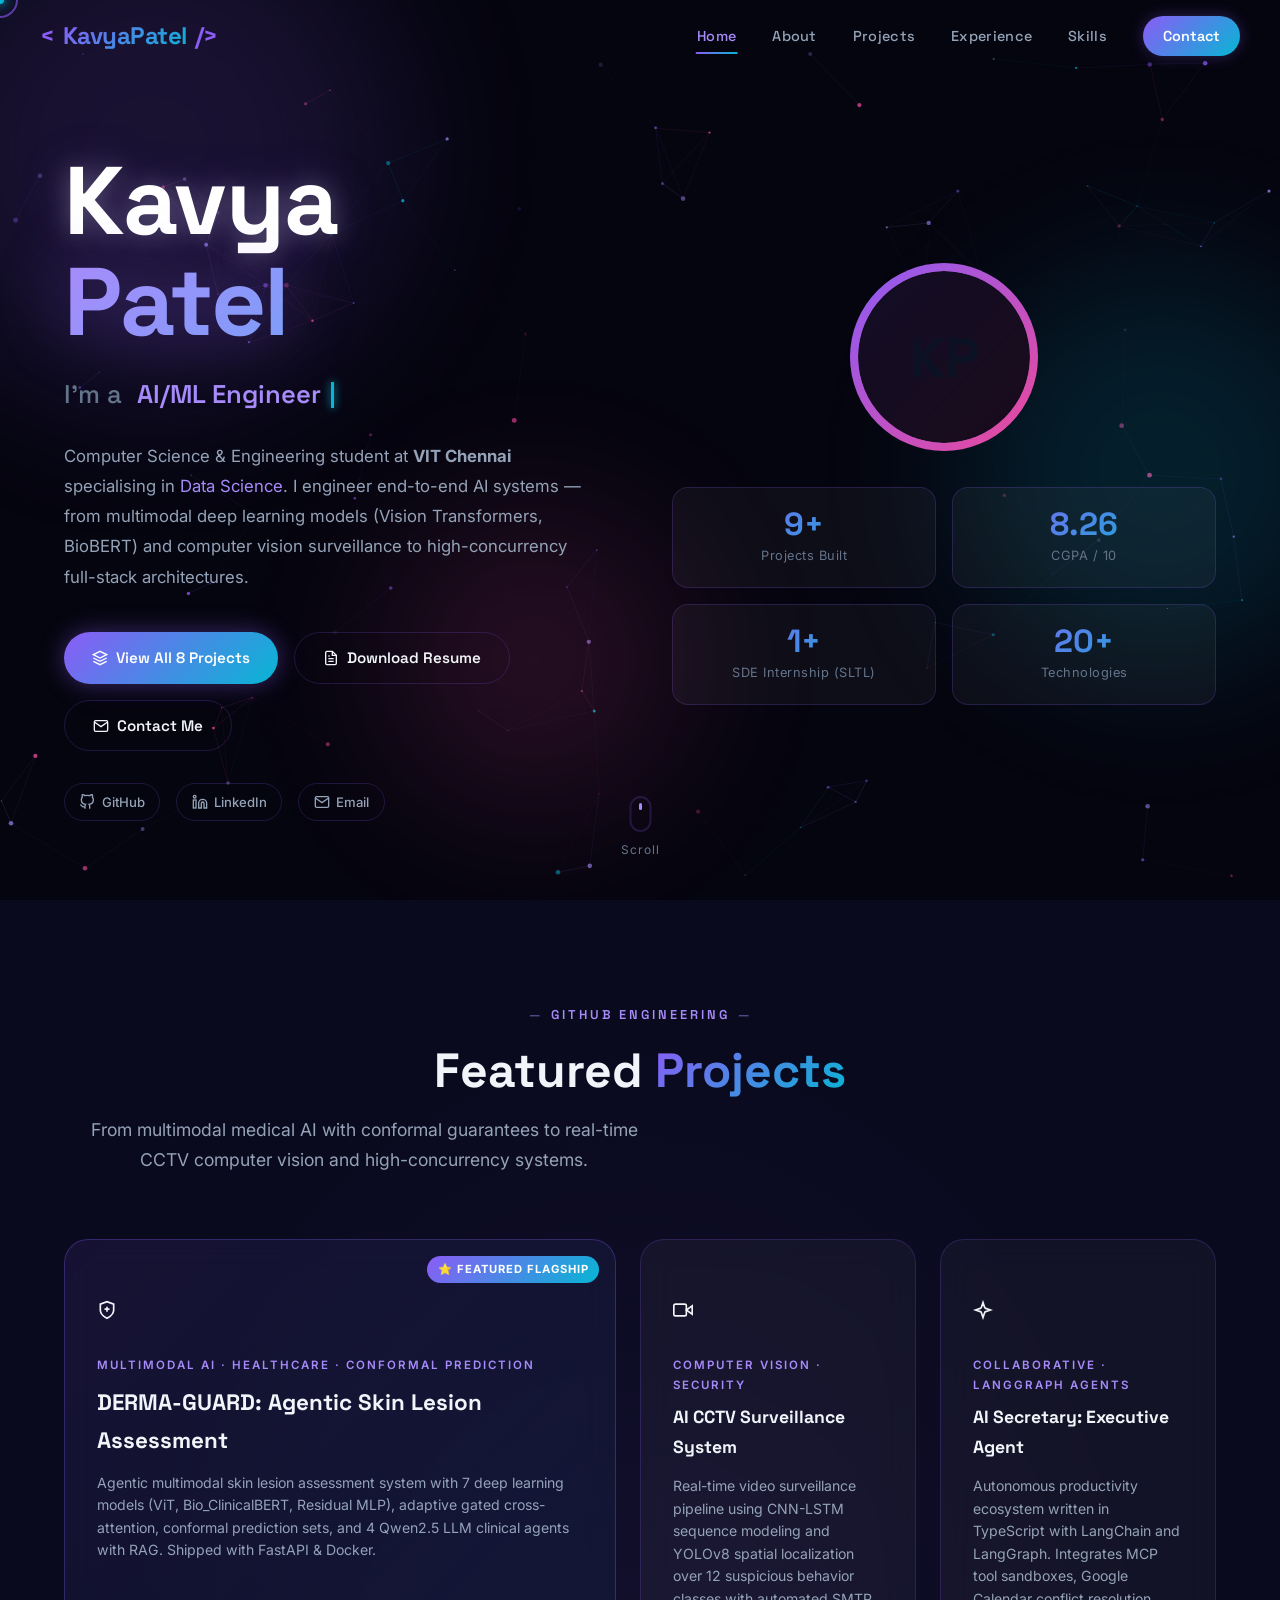
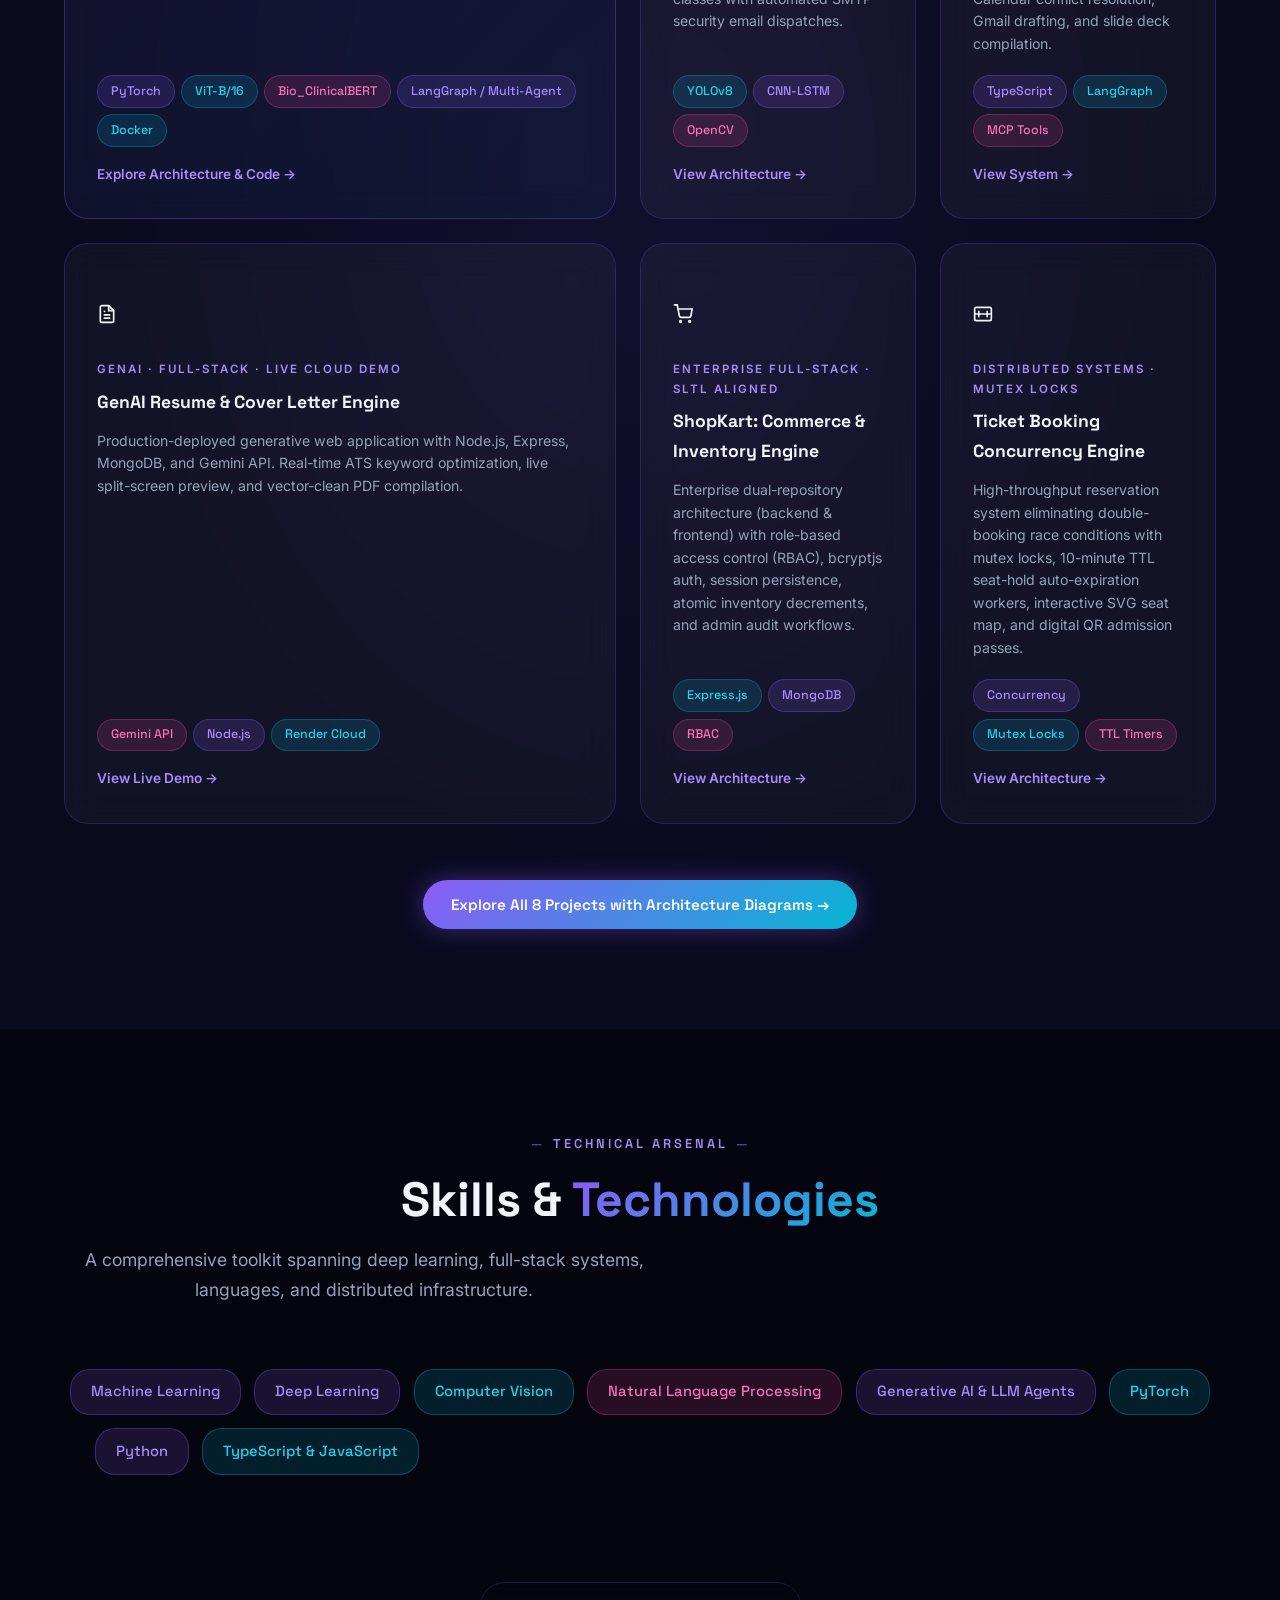
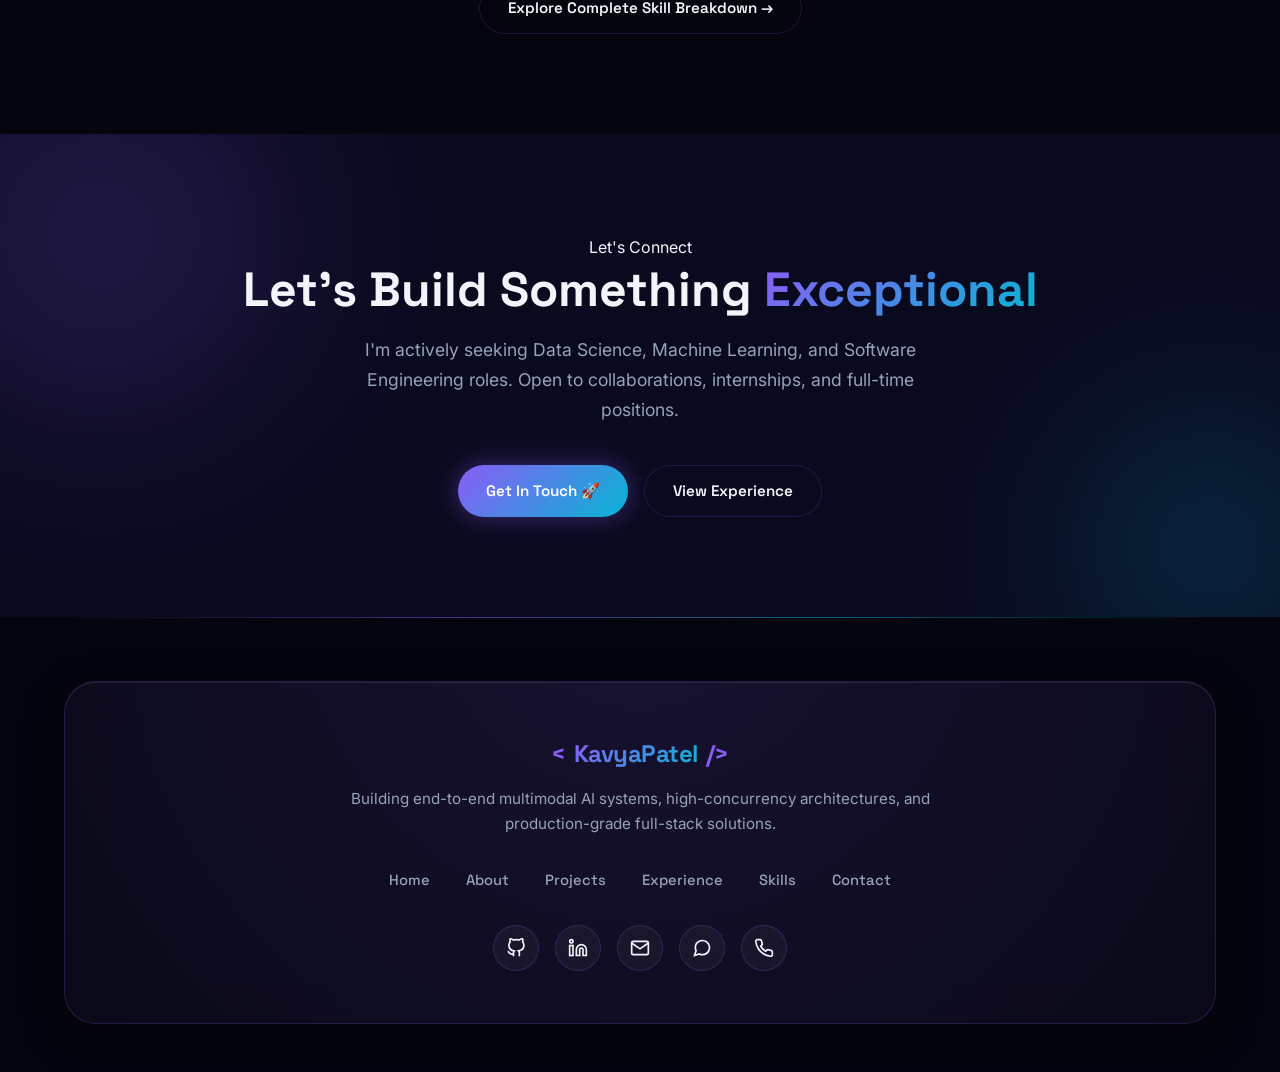
<file: index.html>
<!DOCTYPE html>
<html lang="en">

<head>
  <meta charset="UTF-8" />
  <meta name="viewport" content="width=device-width, initial-scale=1.0" />
  <title>Kavya Patel — AI/ML Engineer &amp; Full-Stack Developer</title>
  <meta name="description"
    content="Kavya Patel — Computer Science student at VIT Chennai specialising in Data Science. Building production-grade multimodal AI, agentic systems, and high-concurrency full-stack architectures." />

  <!-- Fonts -->
  <link rel="preconnect" href="https://fonts.googleapis.com" />
  <link rel="preconnect" href="https://fonts.gstatic.com" crossorigin />
  <link
    href="https://fonts.googleapis.com/css2?family=Space+Grotesk:wght@300;400;500;600;700&family=Inter:wght@300;400;500;600&display=swap"
    rel="stylesheet" />

  <!-- CSS -->
  <link rel="stylesheet" href="css/style.css" />
  <link rel="stylesheet" href="css/animations.css" />
  <link rel="stylesheet" href="css/pages/home.css" />
</head>

<body>

  <!-- Page transition overlay -->
  <div class="page-transition"></div>

  <!-- Custom cursor -->
  <div id="cursor-dot"></div>
  <div id="cursor-ring"></div>

  <!-- Particle canvas -->
  <canvas id="particles-canvas" aria-hidden="true"></canvas>

  <!-- ════════════════════════════════════════════════════════
     NAVBAR
     ════════════════════════════════════════════════════════ -->
  <nav class="navbar" role="navigation" aria-label="Main navigation">
    <div class="nav-container">
      <a href="index.html" class="nav-logo" aria-label="Kavya Patel home">
        <span class="logo-bracket">&lt;</span>
        <span class="logo-name">KavyaPatel</span>
        <span class="logo-bracket">/&gt;</span>
      </a>

      <div class="nav-links" role="list">
        <a href="index.html" class="nav-link active" role="listitem">Home</a>
        <a href="about.html" class="nav-link" role="listitem">About</a>
        <a href="projects.html" class="nav-link" role="listitem">Projects</a>
        <a href="experience.html" class="nav-link" role="listitem">Experience</a>
        <a href="skills.html" class="nav-link" role="listitem">Skills</a>
        <a href="contact.html" class="nav-cta" role="listitem">Contact</a>
      </div>

      <button class="nav-hamburger" aria-label="Toggle menu" aria-expanded="false">
        <span></span><span></span><span></span>
      </button>
    </div>
  </nav>

  <!-- Mobile nav -->
  <div class="nav-mobile" role="dialog" aria-label="Mobile navigation">
    <a href="index.html" class="nav-link">Home</a>
    <a href="about.html" class="nav-link">About</a>
    <a href="projects.html" class="nav-link">Projects</a>
    <a href="experience.html" class="nav-link">Experience</a>
    <a href="skills.html" class="nav-link">Skills</a>
    <a href="contact.html" class="nav-link">Contact</a>
  </div>

  <!-- ════════════════════════════════════════════════════════
     HERO
     ════════════════════════════════════════════════════════ -->
  <main>
    <section class="hero" aria-label="Hero introduction">
      <!-- Background orbs -->
      <div class="hero-bg-orbs" aria-hidden="true">
        <div class="orb orb-purple"></div>
        <div class="orb orb-cyan"></div>
        <div class="orb orb-pink"></div>
      </div>

      <div class="hero-content">
        <!-- Left -->
        <div class="hero-left">
          <h1 class="hero-name">
            <span class="first-name">Kavya</span>
            <span class="last-name">Patel</span>
          </h1>

          <div class="hero-roles" aria-live="polite">
            <span class="roles-prefix">I'm a&nbsp;</span>
            <span id="typewriter" aria-label="Cycling roles"></span><span class="cursor-caret"
              aria-hidden="true"></span>
          </div>

          <p class="hero-bio">
            Computer Science &amp; Engineering student at <strong>VIT Chennai</strong> specialising in
            <span class="text-purple">Data Science</span>. I engineer end-to-end AI systems — from multimodal deep learning models (Vision Transformers, BioBERT) and computer vision surveillance to high-concurrency full-stack architectures.
          </p>

          <div class="hero-actions">
            <a href="projects.html" class="btn btn-primary">
              <svg class="icon-svg-sm" viewBox="0 0 24 24" fill="none" stroke="currentColor"><polygon points="12 2 2 7 12 12 22 7 12 2"></polygon><polyline points="2 17 12 22 22 17"></polyline><polyline points="2 12 12 17 22 12"></polyline></svg>
              View All 8 Projects
            </a>
            <a href="resume.pdf" class="btn btn-outline" download="Kavya_Patel_Resume.pdf" target="_blank">
              <svg class="icon-svg-sm" viewBox="0 0 24 24" fill="none" stroke="currentColor"><path d="M14 2H6a2 2 0 0 0-2 2v16a2 2 0 0 0 2 2h12a2 2 0 0 0 2-2V8z"></path><polyline points="14 2 14 8 20 8"></polyline><line x1="16" y1="13" x2="8" y2="13"></line><line x1="16" y1="17" x2="8" y2="17"></line><polyline points="10 9 9 9 8 9"></polyline></svg>
              Download Resume
            </a>
            <a href="contact.html" class="btn btn-outline">
              <svg class="icon-svg-sm" viewBox="0 0 24 24" fill="none" stroke="currentColor"><path d="M4 4h16c1.1 0 2 .9 2 2v12c0 1.1-.9 2-2 2H4c-1.1 0-2-.9-2-2V6c0-1.1.9-2 2-2z"></path><polyline points="22,6 12,13 2,6"></polyline></svg>
              Contact Me
            </a>
          </div>

          <!-- Social links -->
          <div class="hero-socials">
            <a href="https://github.com/KavyaPatel83" target="_blank" rel="noopener" class="hero-social">
              <svg class="icon-svg-sm" viewBox="0 0 24 24" fill="none" stroke="currentColor"><path d="M9 19c-5 1.5-5-2.5-7-3m14 6v-3.87a3.37 3.37 0 0 0-.94-2.61c3.14-.35 6.44-1.54 6.44-7A5.44 5.44 0 0 0 20 4.77 5.07 5.07 0 0 0 19.91 1S18.73.65 16 2.48a13.38 13.38 0 0 0-7 0C6.27.65 5.09 1 5.09 1A5.07 5.07 0 0 0 5 4.77a5.44 5.44 0 0 0-1.5 3.78c0 5.42 3.3 6.61 6.44 7A3.37 3.37 0 0 0 9 18.13V22"></path></svg>
              GitHub
            </a>
            <a href="https://linkedin.com/in/patel-kavya" target="_blank" rel="noopener" class="hero-social">
              <svg class="icon-svg-sm" viewBox="0 0 24 24" fill="none" stroke="currentColor"><path d="M16 8a6 6 0 0 1 6 6v7h-4v-7a2 2 0 0 0-2-2 2 2 0 0 0-2 2v7h-4v-7a6 6 0 0 1 6-6z"></path><rect x="2" y="9" width="4" height="12"></rect><circle cx="4" cy="4" r="2"></circle></svg>
              LinkedIn
            </a>
            <a href="mailto:patelkavya8306@gmail.com" class="hero-social">
              <svg class="icon-svg-sm" viewBox="0 0 24 24" fill="none" stroke="currentColor"><path d="M4 4h16c1.1 0 2 .9 2 2v12c0 1.1-.9 2-2 2H4c-1.1 0-2-.9-2-2V6c0-1.1.9-2 2-2z"></path><polyline points="22,6 12,13 2,6"></polyline></svg>
              Email
            </a>
          </div>
        </div>

        <!-- Right -->
        <div class="hero-right">
          <!-- Avatar -->
          <div class="hero-avatar-wrap">
            <div class="avatar-container">
              <div class="avatar-ring" aria-hidden="true"></div>
              <div class="avatar-inner" aria-label="Initials KP">KP</div>
            </div>
          </div>

          <!-- Stats -->
          <div class="hero-stats" data-stagger-container>
            <div class="stat-card reveal" data-stagger>
              <div class="stat-number">
                <span data-counter data-target="9" data-suffix="+">9+</span>
              </div>
              <div class="stat-label">Projects Built</div>
            </div>
            <div class="stat-card reveal" data-stagger>
              <div class="stat-number">
                <span data-counter data-target="8.26" data-float="true">8.26</span>
              </div>
              <div class="stat-label">CGPA / 10</div>
            </div>
            <div class="stat-card reveal" data-stagger>
              <div class="stat-number">
                <span data-counter data-target="1" data-suffix="+">1+</span>
              </div>
              <div class="stat-label">SDE Internship (SLTL)</div>
            </div>
            <div class="stat-card reveal" data-stagger>
              <div class="stat-number">
                <span data-counter data-target="20" data-suffix="+">20+</span>
              </div>
              <div class="stat-label">Technologies</div>
            </div>
          </div>
        </div>
      </div>

      <!-- Scroll indicator -->
      <div class="scroll-indicator" aria-hidden="true">
        <div class="scroll-mouse"></div>
        <span>Scroll</span>
      </div>
    </section>

    <!-- ════════════════════════════════════════════════════════
     FEATURED PROJECTS PREVIEW (Diverse cross-domain showcase)
     ════════════════════════════════════════════════════════ -->
    <section class="section home-projects" aria-label="Featured projects">
      <div class="container">
        <div class="section-header reveal">
          <span class="eyebrow">GitHub Engineering</span>
          <h2 class="section-title">Featured <span class="gradient-text">Projects</span></h2>
          <p class="section-subtitle">
            From multimodal medical AI with conformal guarantees to real-time CCTV computer vision and high-concurrency systems.
          </p>
        </div>

        <div class="home-projects-grid" data-stagger-container>

          <!-- 1. DERMA-GUARD -->
          <div class="home-project-card featured reveal" data-stagger onclick="location.href='projects.html'">
            <span class="featured-badge">⭐ Featured Flagship</span>
            <div class="project-card-icon">
              <svg class="icon-svg" viewBox="0 0 24 24" fill="none" stroke="currentColor"><path d="M12 22s8-4 8-10V5l-8-3-8 3v7c0 6 8 10 8 10z"></path><line x1="12" y1="8" x2="12" y2="14"></line><line x1="9" y1="11" x2="15" y2="11"></line></svg>
            </div>
            <div class="project-card-category">Multimodal AI · Healthcare · Conformal Prediction</div>
            <div class="project-card-title">DERMA-GUARD: Agentic Skin Lesion Assessment</div>
            <p class="project-card-desc">
              Agentic multimodal skin lesion assessment system with 7 deep learning models (ViT, Bio_ClinicalBERT, Residual MLP), adaptive gated cross-attention, conformal prediction sets, and 4 Qwen2.5 LLM clinical agents with RAG. Shipped with FastAPI &amp; Docker.
            </p>
            <div class="project-card-tags">
              <span class="tag tag-purple">PyTorch</span>
              <span class="tag tag-cyan">ViT-B/16</span>
              <span class="tag tag-pink">Bio_ClinicalBERT</span>
              <span class="tag tag-purple">LangGraph / Multi-Agent</span>
              <span class="tag tag-cyan">Docker</span>
            </div>
            <a href="projects.html" class="project-card-link">
              Explore Architecture &amp; Code →
            </a>
          </div>

          <!-- 2. AI Surveillance -->
          <div class="home-project-card reveal" data-stagger onclick="location.href='projects.html'">
            <div class="project-card-icon">
              <svg class="icon-svg" viewBox="0 0 24 24" fill="none" stroke="currentColor"><polygon points="23 7 16 12 23 17 23 7"></polygon><rect x="1" y="5" width="15" height="14" rx="2" ry="2"></rect></svg>
            </div>
            <div class="project-card-category">Computer Vision · Security</div>
            <div class="project-card-title">AI CCTV Surveillance System</div>
            <p class="project-card-desc">
              Real-time video surveillance pipeline using CNN-LSTM sequence modeling and YOLOv8 spatial localization over 12 suspicious behavior classes with automated SMTP security email dispatches.
            </p>
            <div class="project-card-tags">
              <span class="tag tag-cyan">YOLOv8</span>
              <span class="tag tag-purple">CNN-LSTM</span>
              <span class="tag tag-pink">OpenCV</span>
            </div>
            <a href="projects.html" class="project-card-link">View Architecture →</a>
          </div>

          <!-- 3. AI Secretary -->
          <div class="home-project-card reveal" data-stagger onclick="location.href='projects.html'">
            <div class="project-card-icon">
              <svg class="icon-svg" viewBox="0 0 24 24" fill="none" stroke="currentColor"><path d="m12 3-1.912 5.813a2 2 0 0 1-1.275 1.275L3 12l5.813 1.912a2 2 0 0 1 1.275 1.275L12 21l1.912-5.813a2 2 0 0 1 1.275-1.275L21 12l-5.813-1.912a2 2 0 0 1-1.275-1.275L12 3Z"></path></svg>
            </div>
            <div class="project-card-category">Collaborative · LangGraph Agents</div>
            <div class="project-card-title">AI Secretary: Executive Agent</div>
            <p class="project-card-desc">
              Autonomous productivity ecosystem written in TypeScript with LangChain and LangGraph. Integrates MCP tool sandboxes, Google Calendar conflict resolution, Gmail drafting, and slide deck compilation.
            </p>
            <div class="project-card-tags">
              <span class="tag tag-purple">TypeScript</span>
              <span class="tag tag-cyan">LangGraph</span>
              <span class="tag tag-pink">MCP Tools</span>
            </div>
            <a href="projects.html" class="project-card-link">View System →</a>
          </div>

          <!-- 4. GenAI Resume -->
          <div class="home-project-card reveal" data-stagger onclick="location.href='projects.html'">
            <div class="project-card-icon">
              <svg class="icon-svg" viewBox="0 0 24 24" fill="none" stroke="currentColor"><path d="M14 2H6a2 2 0 0 0-2 2v16a2 2 0 0 0 2 2h12a2 2 0 0 0 2-2V8z"></path><polyline points="14 2 14 8 20 8"></polyline><line x1="16" y1="13" x2="8" y2="13"></line><line x1="16" y1="17" x2="8" y2="17"></line><polyline points="10 9 9 9 8 9"></polyline></svg>
            </div>
            <div class="project-card-category">GenAI · Full-Stack · Live Cloud Demo</div>
            <div class="project-card-title">GenAI Resume &amp; Cover Letter Engine</div>
            <p class="project-card-desc">
              Production-deployed generative web application with Node.js, Express, MongoDB, and Gemini API. Real-time ATS keyword optimization, live split-screen preview, and vector-clean PDF compilation.
            </p>
            <div class="project-card-tags">
              <span class="tag tag-pink">Gemini API</span>
              <span class="tag tag-purple">Node.js</span>
              <span class="tag tag-cyan">Render Cloud</span>
            </div>
            <a href="projects.html" class="project-card-link">View Live Demo →</a>
          </div>

          <!-- 5. ShopKart -->
          <div class="home-project-card reveal" data-stagger onclick="location.href='projects.html'">
            <div class="project-card-icon">
              <svg class="icon-svg" viewBox="0 0 24 24" fill="none" stroke="currentColor"><circle cx="9" cy="21" r="1"></circle><circle cx="20" cy="21" r="1"></circle><path d="M1 1h4l2.68 13.39a2 2 0 0 0 2 1.61h9.72a2 2 0 0 0 2-1.61L23 6H6"></path></svg>
            </div>
            <div class="project-card-category">Enterprise Full-Stack · SLTL Aligned</div>
            <div class="project-card-title">ShopKart: Commerce &amp; Inventory Engine</div>
            <p class="project-card-desc">
              Enterprise dual-repository architecture (backend &amp; frontend) with role-based access control (RBAC), bcryptjs auth, session persistence, atomic inventory decrements, and admin audit workflows.
            </p>
            <div class="project-card-tags">
              <span class="tag tag-cyan">Express.js</span>
              <span class="tag tag-purple">MongoDB</span>
              <span class="tag tag-pink">RBAC</span>
            </div>
            <a href="projects.html" class="project-card-link">View Architecture →</a>
          </div>

          <!-- 6. Ticket Booking Concurrency -->
          <div class="home-project-card reveal" data-stagger onclick="location.href='projects.html'">
            <div class="project-card-icon">
              <svg class="icon-svg" viewBox="0 0 24 24" fill="none" stroke="currentColor"><rect x="2" y="4" width="20" height="16" rx="2"></rect><path d="M7 8v8"></path><path d="M17 8v8"></path><path d="M2 12h20"></path></svg>
            </div>
            <div class="project-card-category">Distributed Systems · Mutex Locks</div>
            <div class="project-card-title">Ticket Booking Concurrency Engine</div>
            <p class="project-card-desc">
              High-throughput reservation system eliminating double-booking race conditions with mutex locks, 10-minute TTL seat-hold auto-expiration workers, interactive SVG seat map, and digital QR admission passes.
            </p>
            <div class="project-card-tags">
              <span class="tag tag-purple">Concurrency</span>
              <span class="tag tag-cyan">Mutex Locks</span>
              <span class="tag tag-pink">TTL Timers</span>
            </div>
            <a href="projects.html" class="project-card-link">View Architecture →</a>
          </div>

        </div>

        <!-- CTA -->
        <div class="text-center" style="margin-top: 3.5rem;">
          <a href="projects.html" class="btn btn-primary">
            Explore All 8 Projects with Architecture Diagrams →
          </a>
        </div>
      </div>
    </section>

    <!-- ════════════════════════════════════════════════════════
     QUICK SKILLS SNAPSHOT
     ════════════════════════════════════════════════════════ -->
    <section class="section" style="background: var(--bg-primary);" aria-label="Skills snapshot">
      <div class="container">
        <div class="section-header reveal">
          <span class="eyebrow">Technical Arsenal</span>
          <h2 class="section-title">Skills &amp; <span class="gradient-text">Technologies</span></h2>
          <p class="section-subtitle">A comprehensive toolkit spanning deep learning, full-stack systems, languages, and distributed infrastructure.</p>
        </div>

        <div style="display: flex; flex-wrap: wrap; gap: 0.85rem; justify-content: center;" data-stagger-container>
          <span class="tag tag-purple" data-stagger style="font-size:0.92rem;padding:0.6rem 1.25rem;">Machine Learning</span>
          <span class="tag tag-purple" data-stagger style="font-size:0.92rem;padding:0.6rem 1.25rem;">Deep Learning</span>
          <span class="tag tag-cyan" data-stagger style="font-size:0.92rem;padding:0.6rem 1.25rem;">Computer Vision</span>
          <span class="tag tag-pink" data-stagger style="font-size:0.92rem;padding:0.6rem 1.25rem;">Natural Language Processing</span>
          <span class="tag tag-purple" data-stagger style="font-size:0.92rem;padding:0.6rem 1.25rem;">Generative AI &amp; LLM Agents</span>
          <span class="tag tag-cyan" data-stagger style="font-size:0.92rem;padding:0.6rem 1.25rem;">PyTorch</span>
          <span class="tag tag-purple" data-stagger style="font-size:0.92rem;padding:0.6rem 1.25rem;">Python</span>
          <span class="tag tag-cyan" data-stagger style="font-size:0.92rem;padding:0.6rem 1.25rem;">TypeScript &amp; JavaScript</span>
          <span class="tag tag-pink" data-stagger style="font-size:0.92rem;padding:0.6rem 1.25rem;">Node.js &amp; Express</span>
          <span class="tag tag-purple" data-stagger style="font-size:0.92rem;padding:0.6rem 1.25rem;">LangChain &amp; LangGraph</span>
          <span class="tag tag-cyan" data-stagger style="font-size:0.92rem;padding:0.6rem 1.25rem;">MongoDB &amp; SQL</span>
          <span class="tag tag-pink" data-stagger style="font-size:0.92rem;padding:0.6rem 1.25rem;">Docker Containers</span>
          <span class="tag tag-purple" data-stagger style="font-size:0.92rem;padding:0.6rem 1.25rem;">TensorFlow &amp; Keras</span>
          <span class="tag tag-cyan" data-stagger style="font-size:0.92rem;padding:0.6rem 1.25rem;">RESTful Microservices</span>
          <span class="tag tag-pink" data-stagger style="font-size:0.92rem;padding:0.6rem 1.25rem;">Concurrency &amp; Mutex Control</span>
        </div>

        <div class="text-center" style="margin-top:3rem;">
          <a href="skills.html" class="btn btn-outline">Explore Complete Skill Breakdown →</a>
        </div>
      </div>
    </section>

    <!-- ════════════════════════════════════════════════════════
     CTA SECTION
     ════════════════════════════════════════════════════════ -->
    <section class="section" style="background: var(--bg-secondary); position:relative; overflow:hidden;"
      aria-label="Call to action">
      <div class="orb orb-purple" style="width:400px;height:400px;top:-100px;left:-100px;"></div>
      <div class="orb orb-cyan" style="width:300px;height:300px;bottom:-80px;right:-80px;"></div>

      <div class="container text-center" style="position:relative;z-index:1;">
        <div class="reveal">
          <span class="eyebrow">Let's Connect</span>
          <h2 class="section-title" style="margin-bottom:1rem;">
            Let's Build Something <span class="gradient-text">Exceptional</span>
          </h2>
          <p class="section-subtitle" style="margin:0 auto 2.5rem; max-width:620px;">
            I'm actively seeking Data Science, Machine Learning, and Software Engineering roles. Open to collaborations, internships, and full-time positions.
          </p>
          <div style="display:flex;gap:1rem;justify-content:center;flex-wrap:wrap;">
            <a href="contact.html" class="btn btn-primary">Get In Touch 🚀</a>
            <a href="experience.html" class="btn btn-outline">View Experience</a>
          </div>
        </div>
      </div>
    </section>
  </main>

  <!-- ════════════════════════════════════════════════════════
     REDESIGNED CENTERED GLASSMORPHIC FOOTER
     ════════════════════════════════════════════════════════ -->
  <footer class="footer" role="contentinfo">
    <div class="container">
      <div class="footer-glass-card">
        <div class="footer-top">
          <a href="index.html" class="nav-logo" aria-label="Kavya Patel home">
            <span class="logo-bracket">&lt;</span>
            <span class="logo-name">KavyaPatel</span>
            <span class="logo-bracket">/&gt;</span>
          </a>
          <p class="footer-tagline">
            Building end-to-end multimodal AI systems, high-concurrency architectures, and production-grade full-stack solutions.
          </p>
        </div>

        <div class="footer-nav">
          <a href="index.html" class="footer-nav-link">Home</a>
          <a href="about.html" class="footer-nav-link">About</a>
          <a href="projects.html" class="footer-nav-link">Projects</a>
          <a href="experience.html" class="footer-nav-link">Experience</a>
          <a href="skills.html" class="footer-nav-link">Skills</a>
          <a href="contact.html" class="footer-nav-link">Contact</a>
        </div>

        <div class="footer-social-row">
          <a href="https://github.com/KavyaPatel83" target="_blank" rel="noopener" class="social-btn social-gh" aria-label="GitHub">
            <svg class="icon-svg" viewBox="0 0 24 24" fill="none" stroke="currentColor"><path d="M9 19c-5 1.5-5-2.5-7-3m14 6v-3.87a3.37 3.37 0 0 0-.94-2.61c3.14-.35 6.44-1.54 6.44-7A5.44 5.44 0 0 0 20 4.77 5.07 5.07 0 0 0 19.91 1S18.73.65 16 2.48a13.38 13.38 0 0 0-7 0C6.27.65 5.09 1 5.09 1A5.07 5.07 0 0 0 5 4.77a5.44 5.44 0 0 0-1.5 3.78c0 5.42 3.3 6.61 6.44 7A3.37 3.37 0 0 0 9 18.13V22"></path></svg>
          </a>
          <a href="https://linkedin.com/in/patel-kavya" target="_blank" rel="noopener" class="social-btn social-li" aria-label="LinkedIn">
            <svg class="icon-svg" viewBox="0 0 24 24" fill="none" stroke="currentColor"><path d="M16 8a6 6 0 0 1 6 6v7h-4v-7a2 2 0 0 0-2-2 2 2 0 0 0-2 2v7h-4v-7a6 6 0 0 1 6-6z"></path><rect x="2" y="9" width="4" height="12"></rect><circle cx="4" cy="4" r="2"></circle></svg>
          </a>
          <a href="mailto:patelkavya8306@gmail.com" class="social-btn social-mail" aria-label="Email">
            <svg class="icon-svg" viewBox="0 0 24 24" fill="none" stroke="currentColor"><path d="M4 4h16c1.1 0 2 .9 2 2v12c0 1.1-.9 2-2 2H4c-1.1 0-2-.9-2-2V6c0-1.1.9-2 2-2z"></path><polyline points="22,6 12,13 2,6"></polyline></svg>
          </a>
          <a href="https://wa.me/919104153824?text=Hi%20Kavya%2C%20I%20saw%20your%20portfolio%20and%20would%20love%20to%20connect!" target="_blank" rel="noopener" class="social-btn social-wa" aria-label="WhatsApp">
            <svg class="icon-svg" viewBox="0 0 24 24" fill="none" stroke="currentColor"><path d="M21 11.5a8.38 8.38 0 0 1-.9 3.8 8.5 8.5 0 0 1-7.6 4.7 8.38 8.38 0 0 1-3.8-.9L3 21l1.9-5.7a8.38 8.38 0 0 1-.9-3.8 8.5 8.5 0 0 1 4.7-7.6 8.38 8.38 0 0 1 3.8-.9h.5a8.48 8.48 0 0 1 8 8v.5z"></path></svg>
          </a>
          <a href="tel:+919104153824" class="social-btn social-phone" aria-label="Phone">
            <svg class="icon-svg" viewBox="0 0 24 24" fill="none" stroke="currentColor"><path d="M22 16.92v3a2 2 0 0 1-2.18 2 19.79 19.79 0 0 1-8.63-3.07 19.5 19.5 0 0 1-6-6 19.79 19.79 0 0 1-3.07-8.67A2 2 0 0 1 4.11 2h3a2 2 0 0 1 2 1.72 12.84 12.84 0 0 0 .7 2.81 2 2 0 0 1-.45 2.11L8.09 9.91a16 16 0 0 0 6 6l1.27-1.27a2 2 0 0 1 2.11-.45 12.84 12.84 0 0 0 2.81.7A2 2 0 0 1 22 16.92z"></path></svg>
          </a>
        </div>
      </div>
    </div>
  </footer>

  <!-- Scroll to top -->
  <button class="scroll-top" aria-label="Scroll to top">↑</button>

  <!-- JS -->
  <script src="js/particles.js"></script>
  <script src="js/main.js"></script>
  <script src="js/animations.js"></script>
  <script src="js/pages/home.js"></script>
</body>

</html>
</file>
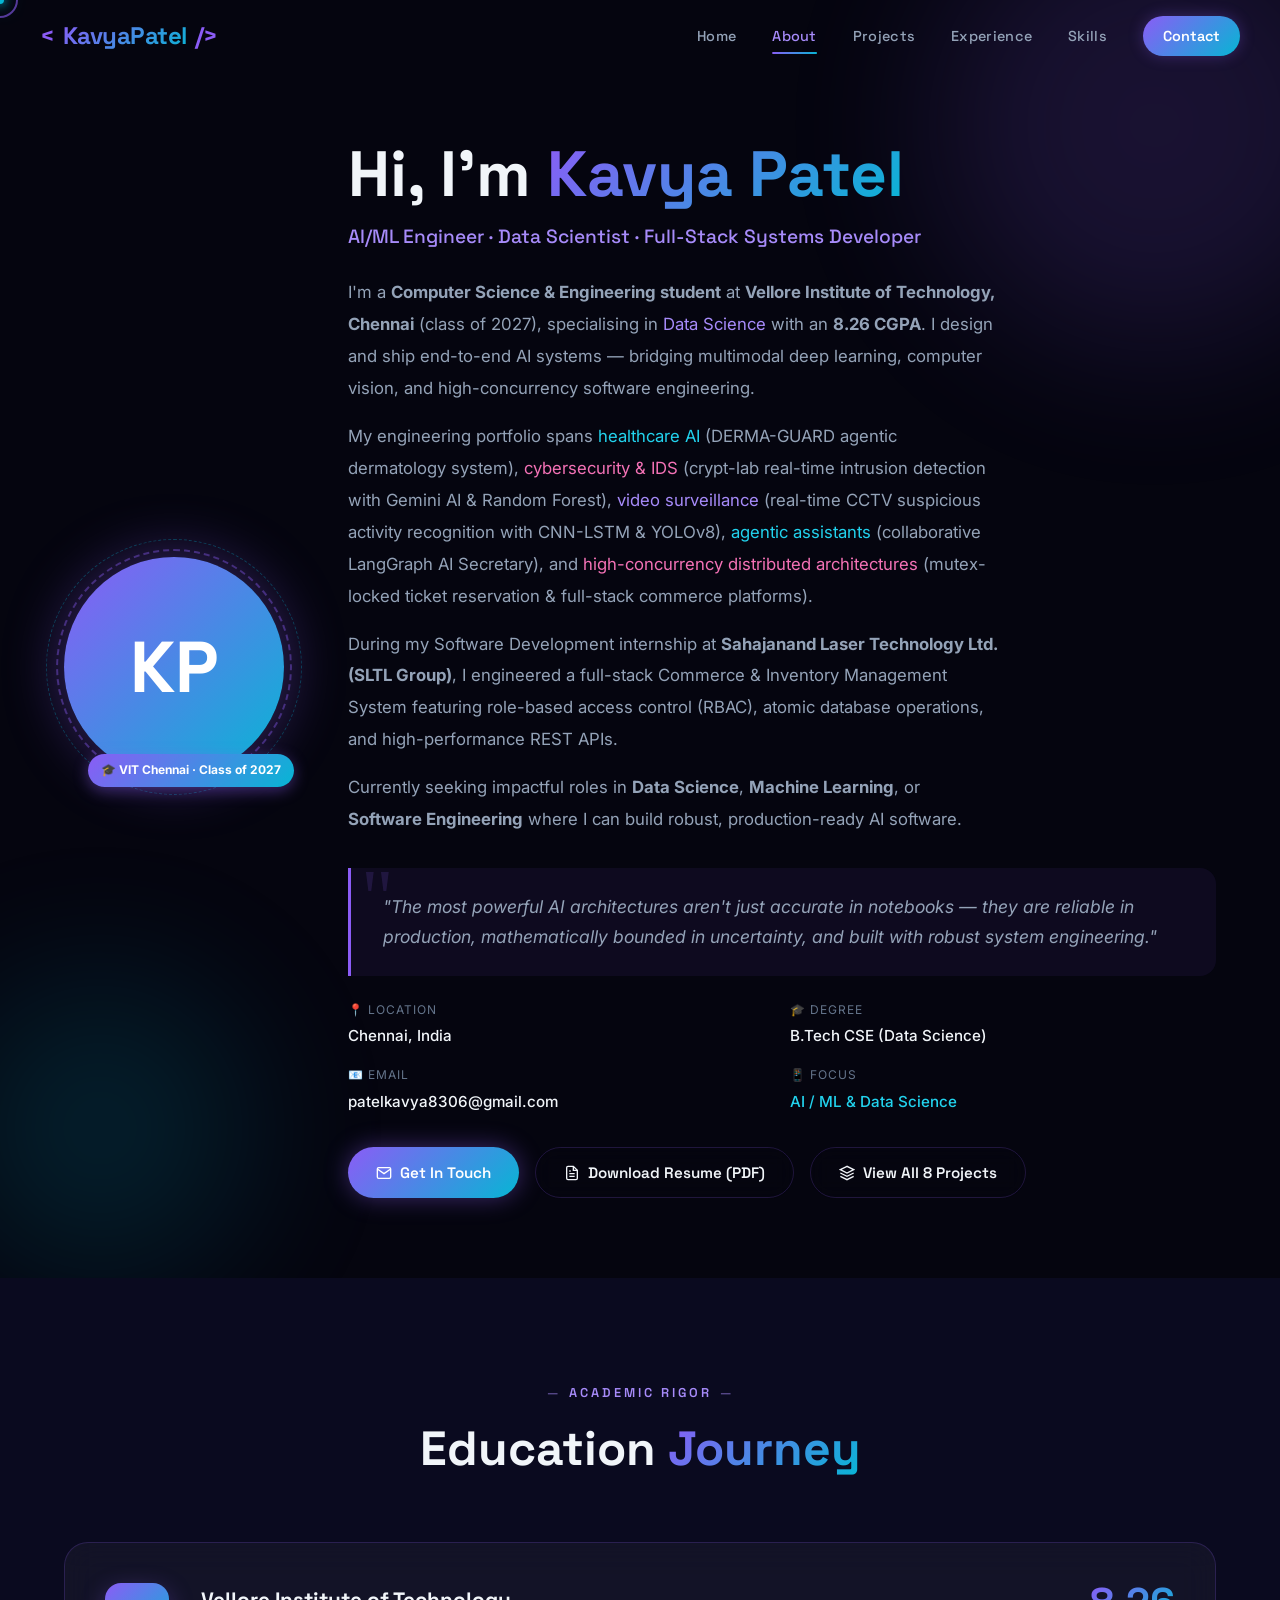
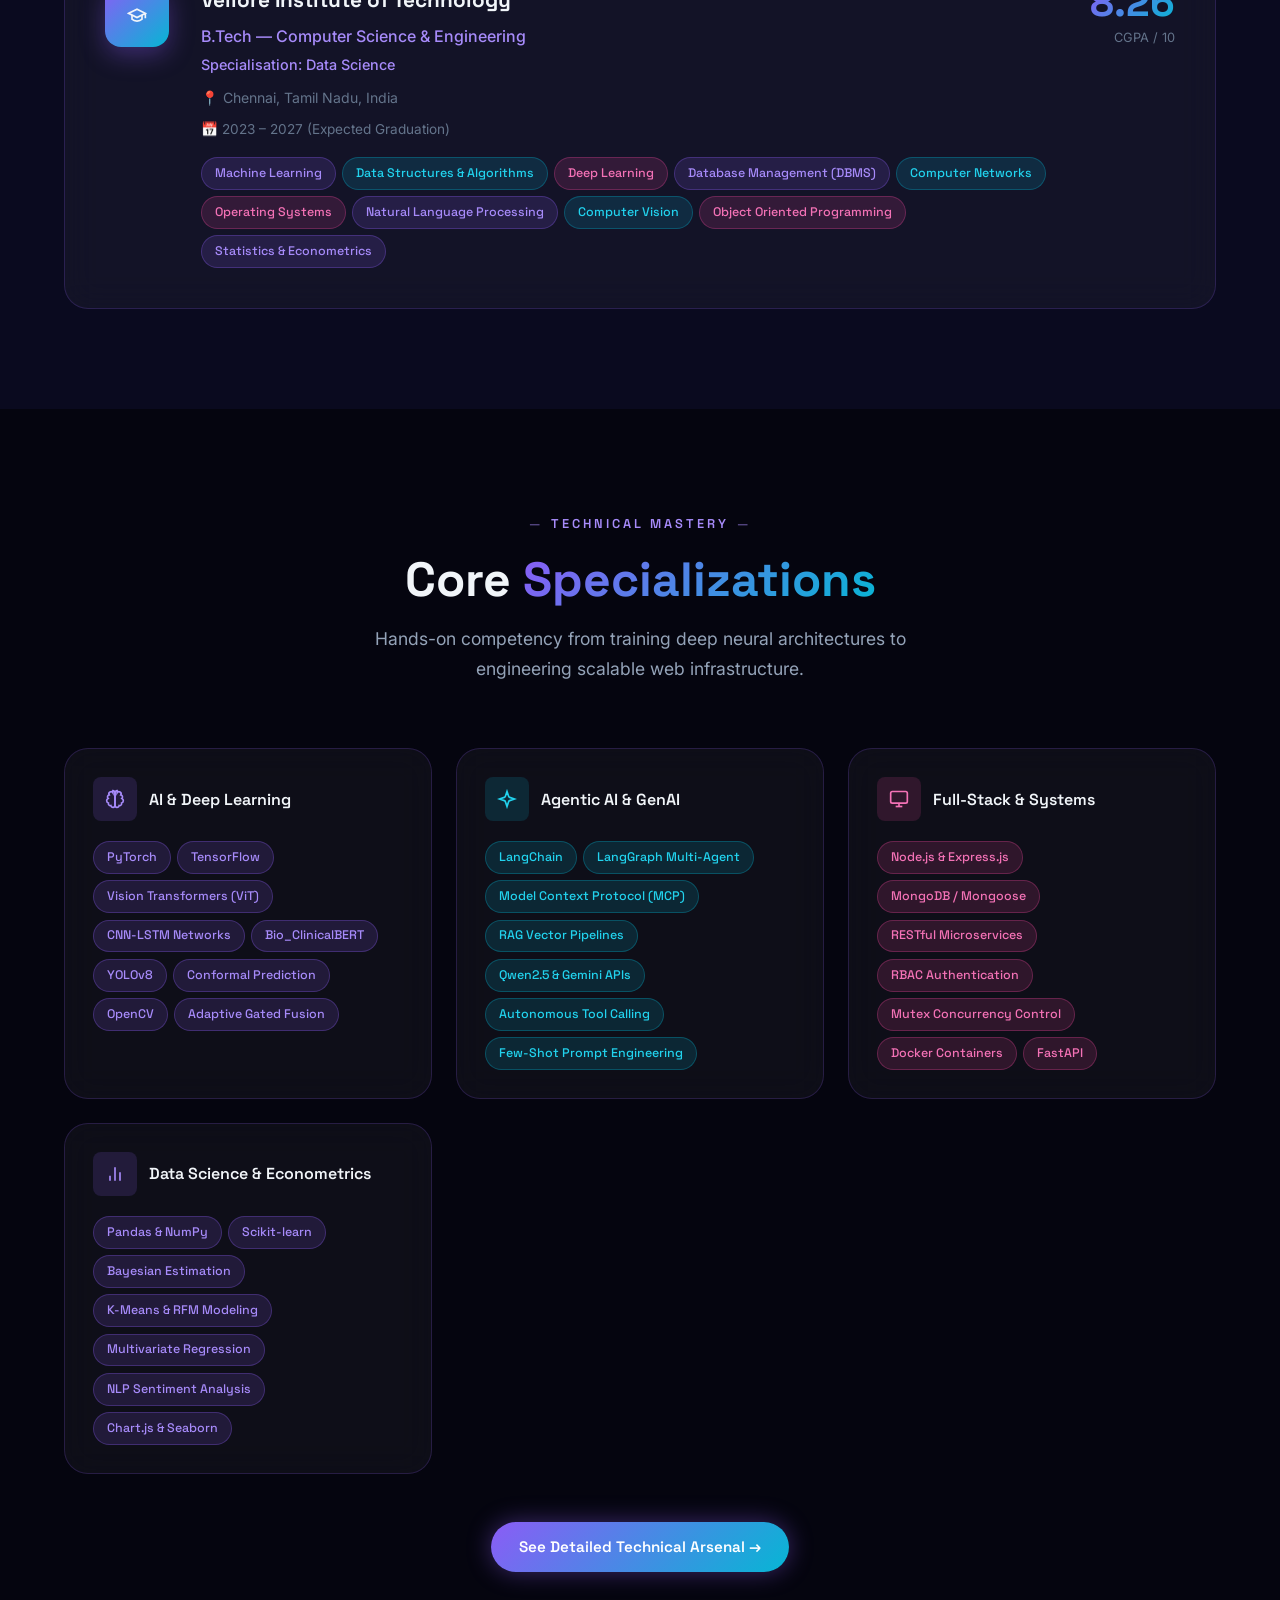
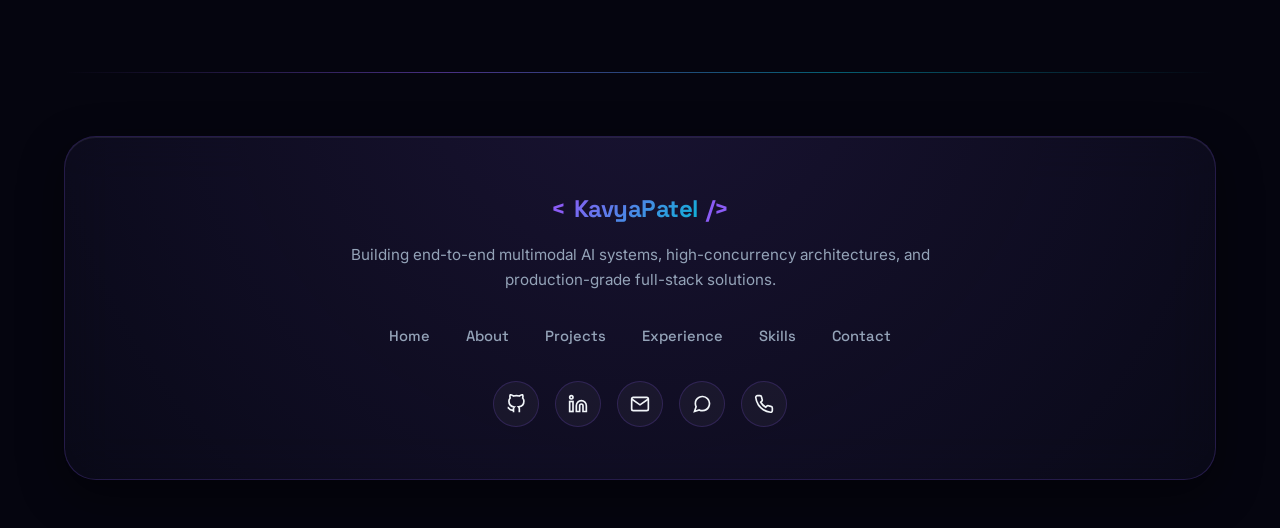
<file: about.html>
<!DOCTYPE html>
<html lang="en">
<head>
  <meta charset="UTF-8" />
  <meta name="viewport" content="width=device-width, initial-scale=1.0" />
  <title>About — Kavya Patel | AI/ML &amp; Software Engineer</title>
  <meta name="description" content="Learn about Kavya Patel — VIT Chennai CS student specialising in Data Science, AI/ML engineering, and production-grade full-stack systems." />
  <link rel="preconnect" href="https://fonts.googleapis.com" />
  <link rel="preconnect" href="https://fonts.gstatic.com" crossorigin />
  <link href="https://fonts.googleapis.com/css2?family=Space+Grotesk:wght@300;400;500;600;700&family=Inter:wght@300;400;500;600&display=swap" rel="stylesheet" />
  <link rel="stylesheet" href="css/style.css" />
  <link rel="stylesheet" href="css/animations.css" />
  <link rel="stylesheet" href="css/pages/about.css" />
</head>
<body>

<div class="page-transition"></div>
<div id="cursor-dot"></div>
<div id="cursor-ring"></div>

<!-- ════════════════════════════════════════════════════════
     NAVBAR
     ════════════════════════════════════════════════════════ -->
<nav class="navbar" role="navigation" aria-label="Main navigation">
  <div class="nav-container">
    <a href="index.html" class="nav-logo" aria-label="Kavya Patel home">
      <span class="logo-bracket">&lt;</span>
      <span class="logo-name">KavyaPatel</span>
      <span class="logo-bracket">/&gt;</span>
    </a>
    <div class="nav-links">
      <a href="index.html"      class="nav-link">Home</a>
      <a href="about.html"      class="nav-link active">About</a>
      <a href="projects.html"   class="nav-link">Projects</a>
      <a href="experience.html" class="nav-link">Experience</a>
      <a href="skills.html"     class="nav-link">Skills</a>
      <a href="contact.html"    class="nav-cta">Contact</a>
    </div>
    <button class="nav-hamburger" aria-label="Toggle menu"><span></span><span></span><span></span></button>
  </div>
</nav>

<div class="nav-mobile" role="dialog" aria-label="Mobile navigation">
  <a href="index.html"      class="nav-link">Home</a>
  <a href="about.html"      class="nav-link active">About</a>
  <a href="projects.html"   class="nav-link">Projects</a>
  <a href="experience.html" class="nav-link">Experience</a>
  <a href="skills.html"     class="nav-link">Skills</a>
  <a href="contact.html"    class="nav-link">Contact</a>
</div>

<main>

<!-- ════════════════════════════════════════════════════════
     HERO
     ════════════════════════════════════════════════════════ -->
<section class="about-hero section" aria-label="About me introduction">
  <!-- Ambient orbs -->
  <div class="orb orb-purple" style="width:450px;height:450px;top:-100px;right:-100px;position:absolute;" aria-hidden="true"></div>
  <div class="orb orb-cyan"   style="width:300px;height:300px;bottom:0;left:-50px;position:absolute;" aria-hidden="true"></div>

  <div class="container">
    <div class="about-hero-inner">

      <!-- Avatar -->
      <div class="about-avatar-wrap reveal-left">
        <div class="about-avatar" aria-label="Kavya Patel initials">KP</div>
        <div class="about-avatar-ring" aria-hidden="true"></div>
        <div class="about-avatar-ring-2" aria-hidden="true"></div>
        <div class="about-floating-badge">🎓 VIT Chennai · Class of 2027</div>
      </div>

      <!-- Text -->
      <div class="about-hero-text reveal-right">
        <h1>Hi, I'm <span class="gradient-text">Kavya Patel</span></h1>
        <div class="role-text">AI/ML Engineer · Data Scientist · Full-Stack Systems Developer</div>

        <div class="about-bio">
          <p>
            I'm a <strong>Computer Science &amp; Engineering student</strong> at
            <strong>Vellore Institute of Technology, Chennai</strong> (class of 2027),
            specialising in <span class="text-purple">Data Science</span> with an <strong>8.26 CGPA</strong>.
            I design and ship end-to-end AI systems — bridging multimodal deep learning, computer vision, and high-concurrency software engineering.
          </p>
          <p>
            My engineering portfolio spans <span class="text-cyan">healthcare AI</span> (DERMA-GUARD agentic dermatology system),
            <span class="text-pink">cybersecurity &amp; IDS</span> (crypt-lab real-time intrusion detection with Gemini AI &amp; Random Forest),
            <span class="text-purple">video surveillance</span> (real-time CCTV suspicious activity recognition with CNN-LSTM &amp; YOLOv8),
            <span class="text-cyan">agentic assistants</span> (collaborative LangGraph AI Secretary), and
            <span class="text-pink">high-concurrency distributed architectures</span> (mutex-locked ticket reservation &amp; full-stack commerce platforms).
          </p>
          <p>
            During my Software Development internship at
            <strong>Sahajanand Laser Technology Ltd. (SLTL Group)</strong>,
            I engineered a full-stack Commerce &amp; Inventory Management System featuring role-based access control (RBAC), atomic database operations, and high-performance REST APIs.
          </p>
          <p>
            Currently seeking impactful roles in <strong>Data Science</strong>,
            <strong>Machine Learning</strong>, or <strong>Software Engineering</strong>
            where I can build robust, production-ready AI software.
          </p>
        </div>

        <!-- Quote -->
        <div class="about-quote reveal">
          <blockquote>
            "The most powerful AI architectures aren't just accurate in notebooks — they are reliable in production, mathematically bounded in uncertainty, and built with robust system engineering."
          </blockquote>
        </div>

        <!-- Info grid -->
        <div class="about-info-grid">
          <div class="info-item">
            <span class="info-label">📍 Location</span>
            <span class="info-value">Chennai, India</span>
          </div>
          <div class="info-item">
            <span class="info-label">🎓 Degree</span>
            <span class="info-value">B.Tech CSE (Data Science)</span>
          </div>
          <div class="info-item">
            <span class="info-label">📧 Email</span>
            <span class="info-value">patelkavya8306@gmail.com</span>
          </div>
          <div class="info-item">
            <span class="info-label">📱 Focus</span>
            <span class="info-value" style="color:var(--cyan-light);">AI / ML &amp; Data Science</span>
          </div>
        </div>

        <!-- CTA buttons -->
        <div style="display:flex;gap:1rem;margin-top:2rem;flex-wrap:wrap;">
          <a href="contact.html" class="btn btn-primary">
            <svg class="icon-svg-sm" viewBox="0 0 24 24" fill="none" stroke="currentColor"><path d="M4 4h16c1.1 0 2 .9 2 2v12c0 1.1-.9 2-2 2H4c-1.1 0-2-.9-2-2V6c0-1.1.9-2 2-2z"></path><polyline points="22,6 12,13 2,6"></polyline></svg>
            Get In Touch
          </a>
          <a href="resume.pdf" class="btn btn-outline" download="Kavya_Patel_Resume.pdf" target="_blank">
            <svg class="icon-svg-sm" viewBox="0 0 24 24" fill="none" stroke="currentColor"><path d="M14 2H6a2 2 0 0 0-2 2v16a2 2 0 0 0 2 2h12a2 2 0 0 0 2-2V8z"></path><polyline points="14 2 14 8 20 8"></polyline><line x1="16" y1="13" x2="8" y2="13"></line><line x1="16" y1="17" x2="8" y2="17"></line><polyline points="10 9 9 9 8 9"></polyline></svg>
            Download Resume (PDF)
          </a>
          <a href="projects.html" class="btn btn-outline">
            <svg class="icon-svg-sm" viewBox="0 0 24 24" fill="none" stroke="currentColor"><polygon points="12 2 2 7 12 12 22 7 12 2"></polygon><polyline points="2 17 12 22 22 17"></polyline><polyline points="2 12 12 17 22 12"></polyline></svg>
            View All 8 Projects
          </a>
        </div>
      </div>
    </div>
  </div>
</section>

<!-- ════════════════════════════════════════════════════════
     EDUCATION
     ════════════════════════════════════════════════════════ -->
<section class="section" style="background:var(--bg-secondary);" aria-label="Education">
  <div class="container">
    <div class="section-header reveal">
      <span class="eyebrow">Academic Rigor</span>
      <h2 class="section-title">Education <span class="gradient-text">Journey</span></h2>
    </div>

    <div class="education-card reveal">
      <div class="edu-icon" aria-hidden="true">
        <svg class="icon-svg" viewBox="0 0 24 24" fill="none" stroke="currentColor"><path d="M22 10v6M2 10l10-5 10 5-10 5z"></path><path d="M6 12v5c3 3 9 3 12 0v-5"></path></svg>
      </div>
      <div>
        <div class="edu-university">Vellore Institute of Technology</div>
        <div class="edu-degree">B.Tech — Computer Science &amp; Engineering</div>
        <div class="edu-degree" style="font-size:0.9rem;margin-top:-0.3rem;color:var(--purple-light);">Specialisation: Data Science</div>
        <div class="edu-location">📍 Chennai, Tamil Nadu, India</div>
        <div class="edu-period">📅 2023 – 2027 (Expected Graduation)</div>

        <!-- Relevant Coursework -->
        <div class="edu-courses">
          <span class="tag tag-purple">Machine Learning</span>
          <span class="tag tag-cyan">Data Structures &amp; Algorithms</span>
          <span class="tag tag-pink">Deep Learning</span>
          <span class="tag tag-purple">Database Management (DBMS)</span>
          <span class="tag tag-cyan">Computer Networks</span>
          <span class="tag tag-pink">Operating Systems</span>
          <span class="tag tag-purple">Natural Language Processing</span>
          <span class="tag tag-cyan">Computer Vision</span>
          <span class="tag tag-pink">Object Oriented Programming</span>
          <span class="tag tag-purple">Statistics &amp; Econometrics</span>
        </div>
      </div>

      <div class="cgpa-display">
        <div class="cgpa-number">8.26</div>
        <div class="cgpa-label">CGPA / 10</div>
      </div>
    </div>
  </div>
</section>

<!-- ════════════════════════════════════════════════════════
     CORE PILLARS OF EXPERTISE
     ════════════════════════════════════════════════════════ -->
<section class="section" aria-label="Skills overview">
  <div class="container">
    <div class="section-header reveal">
      <span class="eyebrow">Technical Mastery</span>
      <h2 class="section-title">Core <span class="gradient-text">Specializations</span></h2>
      <p class="section-subtitle" style="margin:0 auto; max-width:620px;">
        Hands-on competency from training deep neural architectures to engineering scalable web infrastructure.
      </p>
    </div>

    <div class="skills-grid-simple" data-stagger-container>

      <div class="skill-category-card reveal" data-stagger>
        <div class="skill-cat-header">
          <div class="skill-cat-icon" style="background:rgba(139,92,246,0.15);color:var(--purple-light);">
            <svg class="icon-svg" viewBox="0 0 24 24" fill="none" stroke="currentColor"><path d="M9.5 2A2.5 2.5 0 0 1 12 4.5v15a2.5 2.5 0 0 1-4.96.44 2.5 2.5 0 0 1-2.96-3.08 3 3 0 0 1-.34-5.58 2.5 2.5 0 0 1 1.32-4.24 2.5 2.5 0 0 1 4.44-2.54z"></path><path d="M14.5 2A2.5 2.5 0 0 0 12 4.5v15a2.5 2.5 0 0 0 4.96.44 2.5 2.5 0 0 0 2.96-3.08 3 3 0 0 0 .34-5.58 2.5 2.5 0 0 0-1.32-4.24 2.5 2.5 0 0 0-4.44-2.54z"></path></svg>
          </div>
          <div class="skill-cat-title">AI &amp; Deep Learning</div>
        </div>
        <div class="skill-items">
          <span class="tag tag-purple">PyTorch</span>
          <span class="tag tag-purple">TensorFlow</span>
          <span class="tag tag-purple">Vision Transformers (ViT)</span>
          <span class="tag tag-purple">CNN-LSTM Networks</span>
          <span class="tag tag-purple">Bio_ClinicalBERT</span>
          <span class="tag tag-purple">YOLOv8</span>
          <span class="tag tag-purple">Conformal Prediction</span>
          <span class="tag tag-purple">OpenCV</span>
          <span class="tag tag-purple">Adaptive Gated Fusion</span>
        </div>
      </div>

      <div class="skill-category-card reveal" data-stagger>
        <div class="skill-cat-header">
          <div class="skill-cat-icon" style="background:rgba(6,182,212,0.15);color:var(--cyan-light);">
            <svg class="icon-svg" viewBox="0 0 24 24" fill="none" stroke="currentColor"><path d="m12 3-1.912 5.813a2 2 0 0 1-1.275 1.275L3 12l5.813 1.912a2 2 0 0 1 1.275 1.275L12 21l1.912-5.813a2 2 0 0 1 1.275-1.275L21 12l-5.813-1.912a2 2 0 0 1-1.275-1.275L12 3Z"></path></svg>
          </div>
          <div class="skill-cat-title">Agentic AI &amp; GenAI</div>
        </div>
        <div class="skill-items">
          <span class="tag tag-cyan">LangChain</span>
          <span class="tag tag-cyan">LangGraph Multi-Agent</span>
          <span class="tag tag-cyan">Model Context Protocol (MCP)</span>
          <span class="tag tag-cyan">RAG Vector Pipelines</span>
          <span class="tag tag-cyan">Qwen2.5 &amp; Gemini APIs</span>
          <span class="tag tag-cyan">Autonomous Tool Calling</span>
          <span class="tag tag-cyan">Few-Shot Prompt Engineering</span>
        </div>
      </div>

      <div class="skill-category-card reveal" data-stagger>
        <div class="skill-cat-header">
          <div class="skill-cat-icon" style="background:rgba(236,72,153,0.15);color:var(--pink-light);">
            <svg class="icon-svg" viewBox="0 0 24 24" fill="none" stroke="currentColor"><rect x="2" y="3" width="20" height="14" rx="2" ry="2"></rect><line x1="8" y1="21" x2="16" y2="21"></line><line x1="12" y1="17" x2="12" y2="21"></line></svg>
          </div>
          <div class="skill-cat-title">Full-Stack &amp; Systems</div>
        </div>
        <div class="skill-items">
          <span class="tag tag-pink">Node.js &amp; Express.js</span>
          <span class="tag tag-pink">MongoDB / Mongoose</span>
          <span class="tag tag-pink">RESTful Microservices</span>
          <span class="tag tag-pink">RBAC Authentication</span>
          <span class="tag tag-pink">Mutex Concurrency Control</span>
          <span class="tag tag-pink">Docker Containers</span>
          <span class="tag tag-pink">FastAPI</span>
        </div>
      </div>

      <div class="skill-category-card reveal" data-stagger>
        <div class="skill-cat-header">
          <div class="skill-cat-icon" style="background:rgba(139,92,246,0.15);color:var(--purple-light);">
            <svg class="icon-svg" viewBox="0 0 24 24" fill="none" stroke="currentColor"><line x1="18" y1="20" x2="18" y2="10"></line><line x1="12" y1="20" x2="12" y2="4"></line><line x1="6" y1="20" x2="6" y2="14"></line></svg>
          </div>
          <div class="skill-cat-title">Data Science &amp; Econometrics</div>
        </div>
        <div class="skill-items">
          <span class="tag tag-purple">Pandas &amp; NumPy</span>
          <span class="tag tag-purple">Scikit-learn</span>
          <span class="tag tag-purple">Bayesian Estimation</span>
          <span class="tag tag-purple">K-Means &amp; RFM Modeling</span>
          <span class="tag tag-purple">Multivariate Regression</span>
          <span class="tag tag-purple">NLP Sentiment Analysis</span>
          <span class="tag tag-purple">Chart.js &amp; Seaborn</span>
        </div>
      </div>

    </div>

    <div class="text-center" style="margin-top:3rem;">
      <a href="skills.html" class="btn btn-primary">See Detailed Technical Arsenal →</a>
    </div>
  </div>
</section>

</main>

<!-- ════════════════════════════════════════════════════════
     REDESIGNED CENTERED GLASSMORPHIC FOOTER
     ════════════════════════════════════════════════════════ -->
<footer class="footer" role="contentinfo">
  <div class="container">
    <div class="footer-glass-card">
      <div class="footer-top">
        <a href="index.html" class="nav-logo" aria-label="Kavya Patel home">
          <span class="logo-bracket">&lt;</span>
          <span class="logo-name">KavyaPatel</span>
          <span class="logo-bracket">/&gt;</span>
        </a>
        <p class="footer-tagline">
          Building end-to-end multimodal AI systems, high-concurrency architectures, and production-grade full-stack solutions.
        </p>
      </div>

      <div class="footer-nav">
        <a href="index.html" class="footer-nav-link">Home</a>
        <a href="about.html" class="footer-nav-link">About</a>
        <a href="projects.html" class="footer-nav-link">Projects</a>
        <a href="experience.html" class="footer-nav-link">Experience</a>
        <a href="skills.html" class="footer-nav-link">Skills</a>
        <a href="contact.html" class="footer-nav-link">Contact</a>
      </div>

      <div class="footer-social-row">
        <a href="https://github.com/KavyaPatel83" target="_blank" rel="noopener" class="social-btn social-gh" aria-label="GitHub">
          <svg class="icon-svg" viewBox="0 0 24 24" fill="none" stroke="currentColor"><path d="M9 19c-5 1.5-5-2.5-7-3m14 6v-3.87a3.37 3.37 0 0 0-.94-2.61c3.14-.35 6.44-1.54 6.44-7A5.44 5.44 0 0 0 20 4.77 5.07 5.07 0 0 0 19.91 1S18.73.65 16 2.48a13.38 13.38 0 0 0-7 0C6.27.65 5.09 1 5.09 1A5.07 5.07 0 0 0 5 4.77a5.44 5.44 0 0 0-1.5 3.78c0 5.42 3.3 6.61 6.44 7A3.37 3.37 0 0 0 9 18.13V22"></path></svg>
        </a>
        <a href="https://linkedin.com/in/patel-kavya" target="_blank" rel="noopener" class="social-btn social-li" aria-label="LinkedIn">
          <svg class="icon-svg" viewBox="0 0 24 24" fill="none" stroke="currentColor"><path d="M16 8a6 6 0 0 1 6 6v7h-4v-7a2 2 0 0 0-2-2 2 2 0 0 0-2 2v7h-4v-7a6 6 0 0 1 6-6z"></path><rect x="2" y="9" width="4" height="12"></rect><circle cx="4" cy="4" r="2"></circle></svg>
        </a>
        <a href="mailto:patelkavya8306@gmail.com" class="social-btn social-mail" aria-label="Email">
          <svg class="icon-svg" viewBox="0 0 24 24" fill="none" stroke="currentColor"><path d="M4 4h16c1.1 0 2 .9 2 2v12c0 1.1-.9 2-2 2H4c-1.1 0-2-.9-2-2V6c0-1.1.9-2 2-2z"></path><polyline points="22,6 12,13 2,6"></polyline></svg>
        </a>
        <a href="https://wa.me/919104153824?text=Hi%20Kavya%2C%20I%20saw%20your%20portfolio%20and%20would%20love%20to%20connect!" target="_blank" rel="noopener" class="social-btn social-wa" aria-label="WhatsApp">
          <svg class="icon-svg" viewBox="0 0 24 24" fill="none" stroke="currentColor"><path d="M21 11.5a8.38 8.38 0 0 1-.9 3.8 8.5 8.5 0 0 1-7.6 4.7 8.38 8.38 0 0 1-3.8-.9L3 21l1.9-5.7a8.38 8.38 0 0 1-.9-3.8 8.5 8.5 0 0 1 4.7-7.6 8.38 8.38 0 0 1 3.8-.9h.5a8.48 8.48 0 0 1 8 8v.5z"></path></svg>
        </a>
        <a href="tel:+919104153824" class="social-btn social-phone" aria-label="Phone">
          <svg class="icon-svg" viewBox="0 0 24 24" fill="none" stroke="currentColor"><path d="M22 16.92v3a2 2 0 0 1-2.18 2 19.79 19.79 0 0 1-8.63-3.07 19.5 19.5 0 0 1-6-6 19.79 19.79 0 0 1-3.07-8.67A2 2 0 0 1 4.11 2h3a2 2 0 0 1 2 1.72 12.84 12.84 0 0 0 .7 2.81 2 2 0 0 1-.45 2.11L8.09 9.91a16 16 0 0 0 6 6l1.27-1.27a2 2 0 0 1 2.11-.45 12.84 12.84 0 0 0 2.81.7A2 2 0 0 1 22 16.92z"></path></svg>
        </a>
      </div>
    </div>
  </div>
</footer>

<button class="scroll-top" aria-label="Scroll to top">↑</button>

<script src="js/main.js"></script>
<script src="js/animations.js"></script>
</body>
</html>
</file>
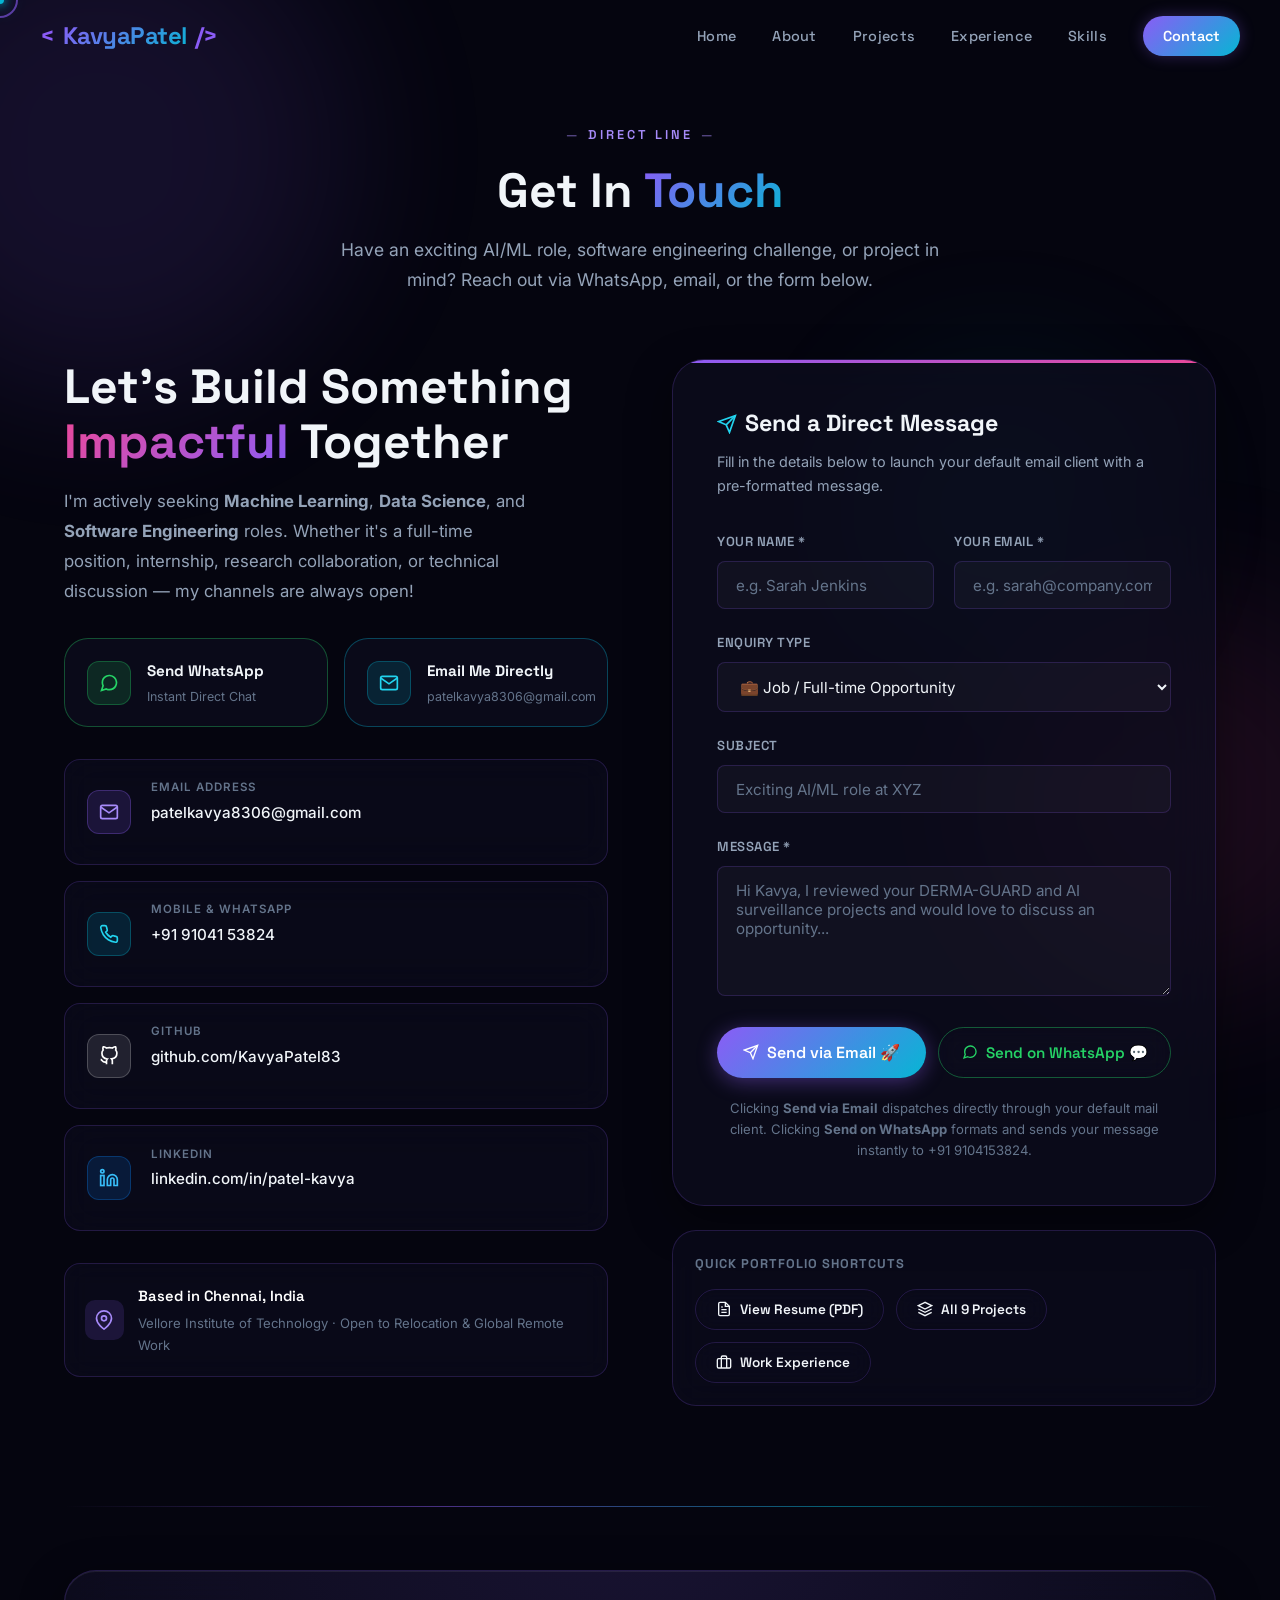
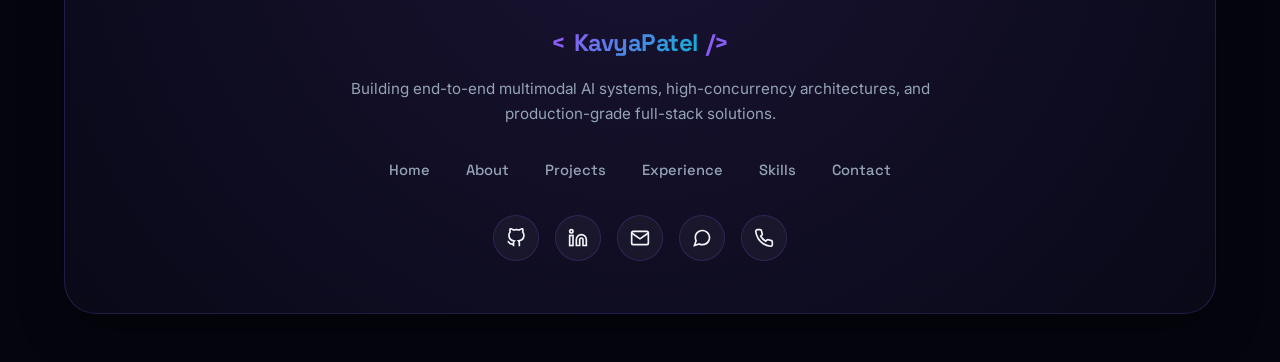
<file: contact.html>
<!DOCTYPE html>
<html lang="en">
<head>
  <meta charset="UTF-8" />
  <meta name="viewport" content="width=device-width, initial-scale=1.0" />
  <title>Contact — Kavya Patel | Let's Connect</title>
  <meta name="description" content="Get in touch with Kavya Patel — actively seeking AI/ML, Data Science, and Software Engineering roles. Direct email, WhatsApp, and form contact." />
  <link rel="preconnect" href="https://fonts.googleapis.com" />
  <link rel="preconnect" href="https://fonts.gstatic.com" crossorigin />
  <link href="https://fonts.googleapis.com/css2?family=Space+Grotesk:wght@300;400;500;600;700&family=Inter:wght@300;400;500;600&display=swap" rel="stylesheet" />
  <link rel="stylesheet" href="css/style.css" />
  <link rel="stylesheet" href="css/animations.css" />
  <link rel="stylesheet" href="css/pages/contact.css" />
</head>
<body>

<div class="page-transition"></div>
<div id="cursor-dot"></div>
<div id="cursor-ring"></div>

<!-- ════════════════════════════════════════════════════════
     NAVBAR
     ════════════════════════════════════════════════════════ -->
<nav class="navbar" role="navigation" aria-label="Main navigation">
  <div class="nav-container">
    <a href="index.html" class="nav-logo" aria-label="Kavya Patel home">
      <span class="logo-bracket">&lt;</span><span class="logo-name">KavyaPatel</span><span class="logo-bracket">/&gt;</span>
    </a>
    <div class="nav-links">
      <a href="index.html"      class="nav-link">Home</a>
      <a href="about.html"      class="nav-link">About</a>
      <a href="projects.html"   class="nav-link">Projects</a>
      <a href="experience.html" class="nav-link">Experience</a>
      <a href="skills.html"     class="nav-link">Skills</a>
      <a href="contact.html"    class="nav-cta active">Contact</a>
    </div>
    <button class="nav-hamburger" aria-label="Toggle menu"><span></span><span></span><span></span></button>
  </div>
</nav>

<div class="nav-mobile" role="dialog" aria-label="Mobile navigation">
  <a href="index.html"      class="nav-link">Home</a>
  <a href="about.html"      class="nav-link">About</a>
  <a href="projects.html"   class="nav-link">Projects</a>
  <a href="experience.html" class="nav-link">Experience</a>
  <a href="skills.html"     class="nav-link">Skills</a>
  <a href="contact.html"    class="nav-link active">Contact</a>
</div>

<main>
<div class="contact-page section">

  <!-- Background orbs -->
  <div class="orb orb-purple" style="width:500px;height:500px;top:-100px;left:-150px;position:fixed;z-index:0;opacity:0.12;" aria-hidden="true"></div>
  <div class="orb orb-pink"   style="width:400px;height:400px;bottom:-100px;right:-100px;position:fixed;z-index:0;opacity:0.1;" aria-hidden="true"></div>
  <div class="orb orb-cyan"   style="width:300px;height:300px;top:40%;right:10%;position:fixed;z-index:0;opacity:0.08;" aria-hidden="true"></div>

  <div class="container" style="position:relative;z-index:1;">

    <!-- Section header -->
    <div class="section-header reveal">
      <span class="eyebrow">Direct Line</span>
      <h1 class="section-title">Get In <span class="gradient-text">Touch</span></h1>
      <p class="section-subtitle" style="margin:0 auto; max-width:600px;">
        Have an exciting AI/ML role, software engineering challenge, or project in mind? Reach out via WhatsApp, email, or the form below.
      </p>
    </div>

    <!-- Contact layout -->
    <div class="contact-layout">

      <!-- Left: Info & Direct Actions -->
      <div class="reveal-left">
        <h2 class="contact-info-title">
          Let's Build Something <span class="gradient-text-alt">Impactful</span> Together
        </h2>
        <p class="contact-info-desc">
          I'm actively seeking <strong>Machine Learning</strong>, <strong>Data Science</strong>,
          and <strong>Software Engineering</strong> roles. Whether it's a full-time position,
          internship, research collaboration, or technical discussion — my channels are always open!
        </p>

        <!-- Direct Action Grid (WhatsApp & Email) -->
        <div class="direct-action-grid">
          <a href="https://wa.me/919104153824?text=Hi%20Kavya%2C%20I%20saw%20your%20portfolio%20and%20would%20love%20to%20connect!" target="_blank" rel="noopener" class="direct-action-card card-action-whatsapp">
            <div class="action-icon-wrap">
              <svg class="icon-svg" viewBox="0 0 24 24" fill="none" stroke="currentColor"><path d="M21 11.5a8.38 8.38 0 0 1-.9 3.8 8.5 8.5 0 0 1-7.6 4.7 8.38 8.38 0 0 1-3.8-.9L3 21l1.9-5.7a8.38 8.38 0 0 1-.9-3.8 8.5 8.5 0 0 1 4.7-7.6 8.38 8.38 0 0 1 3.8-.9h.5a8.48 8.48 0 0 1 8 8v.5z"></path></svg>
            </div>
            <div>
              <div class="action-title">Send WhatsApp</div>
              <div class="action-subtitle">Instant Direct Chat</div>
            </div>
          </a>

          <a href="mailto:patelkavya8306@gmail.com?subject=Portfolio%20Inquiry%20from%20Website" class="direct-action-card card-action-email">
            <div class="action-icon-wrap">
              <svg class="icon-svg" viewBox="0 0 24 24" fill="none" stroke="currentColor"><path d="M4 4h16c1.1 0 2 .9 2 2v12c0 1.1-.9 2-2 2H4c-1.1 0-2-.9-2-2V6c0-1.1.9-2 2-2z"></path><polyline points="22,6 12,13 2,6"></polyline></svg>
            </div>
            <div>
              <div class="action-title">Email Me Directly</div>
              <div class="action-subtitle">patelkavya8306@gmail.com</div>
            </div>
          </a>
        </div>

        <!-- Contact info cards -->
        <div class="contact-cards">

          <div class="contact-info-card" data-copy="patelkavya8306@gmail.com" role="button" tabindex="0" aria-label="Copy email address">
            <div class="contact-card-icon icon-email" aria-hidden="true">
              <svg class="icon-svg" viewBox="0 0 24 24" fill="none" stroke="currentColor"><path d="M4 4h16c1.1 0 2 .9 2 2v12c0 1.1-.9 2-2 2H4c-1.1 0-2-.9-2-2V6c0-1.1.9-2 2-2z"></path><polyline points="22,6 12,13 2,6"></polyline></svg>
            </div>
            <div class="contact-card-content">
              <div class="contact-card-label">Email Address</div>
              <div class="contact-card-value">patelkavya8306@gmail.com</div>
              <div class="copy-hint">
                <svg class="icon-svg-sm" viewBox="0 0 24 24" fill="none" stroke="currentColor"><rect x="9" y="9" width="13" height="13" rx="2" ry="2"></rect><path d="M5 15H4a2 2 0 0 1-2-2V4a2 2 0 0 1 2-2h9a2 2 0 0 1 2 2v1"></path></svg>
                Click to copy
              </div>
            </div>
            <div class="copy-success">Copied! ✓</div>
          </div>

          <div class="contact-info-card" data-copy="+919104153824" role="button" tabindex="0" aria-label="Copy phone number">
            <div class="contact-card-icon icon-phone" aria-hidden="true">
              <svg class="icon-svg" viewBox="0 0 24 24" fill="none" stroke="currentColor"><path d="M22 16.92v3a2 2 0 0 1-2.18 2 19.79 19.79 0 0 1-8.63-3.07 19.5 19.5 0 0 1-6-6 19.79 19.79 0 0 1-3.07-8.67A2 2 0 0 1 4.11 2h3a2 2 0 0 1 2 1.72 12.84 12.84 0 0 0 .7 2.81 2 2 0 0 1-.45 2.11L8.09 9.91a16 16 0 0 0 6 6l1.27-1.27a2 2 0 0 1 2.11-.45 12.84 12.84 0 0 0 2.81.7A2 2 0 0 1 22 16.92z"></path></svg>
            </div>
            <div class="contact-card-content">
              <div class="contact-card-label">Mobile &amp; WhatsApp</div>
              <div class="contact-card-value">+91 91041 53824</div>
              <div class="copy-hint">
                <svg class="icon-svg-sm" viewBox="0 0 24 24" fill="none" stroke="currentColor"><rect x="9" y="9" width="13" height="13" rx="2" ry="2"></rect><path d="M5 15H4a2 2 0 0 1-2-2V4a2 2 0 0 1 2-2h9a2 2 0 0 1 2 2v1"></path></svg>
                Click to copy
              </div>
            </div>
            <div class="copy-success">Copied! ✓</div>
          </div>

          <a href="https://github.com/KavyaPatel83" target="_blank" rel="noopener" class="contact-info-card" aria-label="Visit GitHub profile">
            <div class="contact-card-icon icon-github" aria-hidden="true">
              <svg class="icon-svg" viewBox="0 0 24 24" fill="none" stroke="currentColor"><path d="M9 19c-5 1.5-5-2.5-7-3m14 6v-3.87a3.37 3.37 0 0 0-.94-2.61c3.14-.35 6.44-1.54 6.44-7A5.44 5.44 0 0 0 20 4.77 5.07 5.07 0 0 0 19.91 1S18.73.65 16 2.48a13.38 13.38 0 0 0-7 0C6.27.65 5.09 1 5.09 1A5.07 5.07 0 0 0 5 4.77a5.44 5.44 0 0 0-1.5 3.78c0 5.42 3.3 6.61 6.44 7A3.37 3.37 0 0 0 9 18.13V22"></path></svg>
            </div>
            <div class="contact-card-content">
              <div class="contact-card-label">GitHub</div>
              <div class="contact-card-value">github.com/KavyaPatel83</div>
              <div class="copy-hint">Open Repositories ↗</div>
            </div>
          </a>

          <a href="https://linkedin.com/in/patel-kavya" target="_blank" rel="noopener" class="contact-info-card" aria-label="Visit LinkedIn profile">
            <div class="contact-card-icon icon-linkedin" aria-hidden="true">
              <svg class="icon-svg" viewBox="0 0 24 24" fill="none" stroke="currentColor"><path d="M16 8a6 6 0 0 1 6 6v7h-4v-7a2 2 0 0 0-2-2 2 2 0 0 0-2 2v7h-4v-7a6 6 0 0 1 6-6z"></path><rect x="2" y="9" width="4" height="12"></rect><circle cx="4" cy="4" r="2"></circle></svg>
            </div>
            <div class="contact-card-content">
              <div class="contact-card-label">LinkedIn</div>
              <div class="contact-card-value">linkedin.com/in/patel-kavya</div>
              <div class="copy-hint">Connect on LinkedIn ↗</div>
            </div>
          </a>

        </div>

        <!-- Location Badge -->
        <div style="margin-top:1.5rem;padding:1.25rem;border-radius:var(--radius-md);background:rgba(13,13,30,0.6);border:1px solid var(--border);backdrop-filter:blur(12px);">
          <div style="display:flex;align-items:center;gap:0.85rem;">
            <div style="width:40px;height:40px;border-radius:10px;background:rgba(139,92,246,0.15);display:flex;align-items:center;justify-content:center;color:var(--purple-light);">
              <svg class="icon-svg" viewBox="0 0 24 24" fill="none" stroke="currentColor"><path d="M21 10c0 7-9 13-9 13s-9-6-9-13a9 9 0 0 1 18 0z"></path><circle cx="12" cy="10" r="3"></circle></svg>
            </div>
            <div>
              <div style="font-family:var(--font-heading);font-size:0.92rem;font-weight:600;margin-bottom:0.15rem;color:#ffffff;">Based in Chennai, India</div>
              <div style="font-size:0.82rem;color:var(--text-muted);">Vellore Institute of Technology · Open to Relocation &amp; Global Remote Work</div>
            </div>
          </div>
        </div>
      </div>

      <!-- Right: Pre-filled Email Form -->
      <div class="contact-form-wrap reveal-right">
        <div class="contact-form-card">
          <div class="form-title">
            <svg class="icon-svg" viewBox="0 0 24 24" fill="none" stroke="var(--cyan-light)"><path d="M22 2L11 13"></path><polygon points="22 2 15 22 11 13 2 9 22 2"></polygon></svg>
            Send a Direct Message
          </div>
          <div class="form-subtitle">Fill in the details below to launch your default email client with a pre-formatted message.</div>

          <form id="contact-form" novalidate>

            <div class="form-row">
              <div class="form-group">
                <label for="name" class="form-label">Your Name *</label>
                <input
                  type="text"
                  id="name"
                  name="name"
                  class="form-input"
                  placeholder="e.g. Sarah Jenkins"
                  required
                  autocomplete="name"
                />
              </div>
              <div class="form-group">
                <label for="email" class="form-label">Your Email *</label>
                <input
                  type="email"
                  id="email"
                  name="email"
                  class="form-input"
                  placeholder="e.g. sarah@company.com"
                  required
                  autocomplete="email"
                />
              </div>
            </div>

            <div class="form-group">
              <label for="role" class="form-label">Enquiry Type</label>
              <select id="role" name="role" class="form-select">
                <option value="job">💼 Job / Full-time Opportunity</option>
                <option value="collab">🤝 Research / Project Collaboration</option>
                <option value="freelance">💡 Technical Consulting / Engineering</option>
                <option value="general">💬 General Technical Discussion</option>
                <option value="other">📌 Other Inquiry</option>
              </select>
            </div>

            <div class="form-group">
              <label for="subject" class="form-label">Subject</label>
              <input
                type="text"
                id="subject"
                name="subject"
                class="form-input"
                placeholder="Exciting AI/ML role at XYZ"
              />
            </div>

            <div class="form-group">
              <label for="message" class="form-label">Message *</label>
              <textarea
                id="message"
                name="message"
                class="form-textarea"
                placeholder="Hi Kavya, I reviewed your DERMA-GUARD and AI surveillance projects and would love to discuss an opportunity..."
                required
              ></textarea>
            </div>

            <div style="display:flex;gap:0.75rem;flex-wrap:wrap;">
              <button type="submit" class="form-submit" style="flex:1;min-width:200px;">
                <svg class="icon-svg-sm" viewBox="0 0 24 24" fill="none" stroke="currentColor"><line x1="22" y1="2" x2="11" y2="13"></line><polygon points="22 2 15 22 11 13 2 9 22 2"></polygon></svg>
                Send via Email 🚀
              </button>
              <button type="button" id="btn-whatsapp-send" class="btn btn-outline" style="padding:0.85rem 1.4rem;border-color:rgba(37,211,102,0.4);color:#25d366;font-size:0.95rem;display:inline-flex;align-items:center;gap:0.5rem;">
                <svg class="icon-svg-sm" viewBox="0 0 24 24" fill="none" stroke="currentColor"><path d="M21 11.5a8.38 8.38 0 0 1-.9 3.8 8.5 8.5 0 0 1-7.6 4.7 8.38 8.38 0 0 1-3.8-.9L3 21l1.9-5.7a8.38 8.38 0 0 1-.9-3.8 8.5 8.5 0 0 1 4.7-7.6 8.38 8.38 0 0 1 3.8-.9h.5a8.48 8.48 0 0 1 8 8v.5z"></path></svg>
                Send on WhatsApp 💬
              </button>
            </div>

            <p class="form-note">
              Clicking <strong>Send via Email</strong> dispatches directly through your default mail client. Clicking <strong>Send on WhatsApp</strong> formats and sends your message instantly to +91 9104153824.
            </p>
          </form>
        </div>

        <!-- Quick actions below form -->
        <div style="margin-top:1.5rem;padding:1.4rem;border-radius:var(--radius-lg);background:rgba(13,13,30,0.6);border:1px solid var(--border);backdrop-filter:blur(16px);">
          <div style="font-family:var(--font-heading);font-size:0.8rem;font-weight:700;color:var(--text-muted);letter-spacing:1px;text-transform:uppercase;margin-bottom:0.85rem;">Quick Portfolio Shortcuts</div>
          <div style="display:flex;gap:0.75rem;flex-wrap:wrap;">
            <a href="resume.pdf" target="_blank" class="btn btn-outline btn-sm">
              <svg class="icon-svg-sm" viewBox="0 0 24 24" fill="none" stroke="currentColor"><path d="M14 2H6a2 2 0 0 0-2 2v16a2 2 0 0 0 2 2h12a2 2 0 0 0 2-2V8z"></path><polyline points="14 2 14 8 20 8"></polyline><line x1="16" y1="13" x2="8" y2="13"></line><line x1="16" y1="17" x2="8" y2="17"></line><polyline points="10 9 9 9 8 9"></polyline></svg>
              View Resume (PDF)
            </a>
            <a href="projects.html" class="btn btn-outline btn-sm">
              <svg class="icon-svg-sm" viewBox="0 0 24 24" fill="none" stroke="currentColor"><polygon points="12 2 2 7 12 12 22 7 12 2"></polygon><polyline points="2 17 12 22 22 17"></polyline><polyline points="2 12 12 17 22 12"></polyline></svg>
              All 9 Projects
            </a>
            <a href="experience.html" class="btn btn-outline btn-sm">
              <svg class="icon-svg-sm" viewBox="0 0 24 24" fill="none" stroke="currentColor"><rect x="2" y="7" width="20" height="14" rx="2" ry="2"></rect><path d="M16 21V5a2 2 0 0 0-2-2h-4a2 2 0 0 0-2 2v16"></path></svg>
              Work Experience
            </a>
          </div>
        </div>
      </div>

    </div>

  </div>
</div>
</main>

<!-- ════════════════════════════════════════════════════════
     REDESIGNED CENTERED GLASSMORPHIC FOOTER
     ════════════════════════════════════════════════════════ -->
<footer class="footer" role="contentinfo">
  <div class="container">
    <div class="footer-glass-card">
      <div class="footer-top">
        <a href="index.html" class="nav-logo" aria-label="Kavya Patel home">
          <span class="logo-bracket">&lt;</span>
          <span class="logo-name">KavyaPatel</span>
          <span class="logo-bracket">/&gt;</span>
        </a>
        <p class="footer-tagline">
          Building end-to-end multimodal AI systems, high-concurrency architectures, and production-grade full-stack solutions.
        </p>
      </div>

      <div class="footer-nav">
        <a href="index.html" class="footer-nav-link">Home</a>
        <a href="about.html" class="footer-nav-link">About</a>
        <a href="projects.html" class="footer-nav-link">Projects</a>
        <a href="experience.html" class="footer-nav-link">Experience</a>
        <a href="skills.html" class="footer-nav-link">Skills</a>
        <a href="contact.html" class="footer-nav-link">Contact</a>
      </div>

      <div class="footer-social-row">
        <a href="https://github.com/KavyaPatel83" target="_blank" rel="noopener" class="social-btn social-gh" aria-label="GitHub">
          <svg class="icon-svg" viewBox="0 0 24 24" fill="none" stroke="currentColor"><path d="M9 19c-5 1.5-5-2.5-7-3m14 6v-3.87a3.37 3.37 0 0 0-.94-2.61c3.14-.35 6.44-1.54 6.44-7A5.44 5.44 0 0 0 20 4.77 5.07 5.07 0 0 0 19.91 1S18.73.65 16 2.48a13.38 13.38 0 0 0-7 0C6.27.65 5.09 1 5.09 1A5.07 5.07 0 0 0 5 4.77a5.44 5.44 0 0 0-1.5 3.78c0 5.42 3.3 6.61 6.44 7A3.37 3.37 0 0 0 9 18.13V22"></path></svg>
        </a>
        <a href="https://linkedin.com/in/patel-kavya" target="_blank" rel="noopener" class="social-btn social-li" aria-label="LinkedIn">
          <svg class="icon-svg" viewBox="0 0 24 24" fill="none" stroke="currentColor"><path d="M16 8a6 6 0 0 1 6 6v7h-4v-7a2 2 0 0 0-2-2 2 2 0 0 0-2 2v7h-4v-7a6 6 0 0 1 6-6z"></path><rect x="2" y="9" width="4" height="12"></rect><circle cx="4" cy="4" r="2"></circle></svg>
        </a>
        <a href="mailto:patelkavya8306@gmail.com" class="social-btn social-mail" aria-label="Email">
          <svg class="icon-svg" viewBox="0 0 24 24" fill="none" stroke="currentColor"><path d="M4 4h16c1.1 0 2 .9 2 2v12c0 1.1-.9 2-2 2H4c-1.1 0-2-.9-2-2V6c0-1.1.9-2 2-2z"></path><polyline points="22,6 12,13 2,6"></polyline></svg>
        </a>
        <a href="https://wa.me/919104153824?text=Hi%20Kavya%2C%20I%20saw%20your%20portfolio%20and%20would%20love%20to%20connect!" target="_blank" rel="noopener" class="social-btn social-wa" aria-label="WhatsApp">
          <svg class="icon-svg" viewBox="0 0 24 24" fill="none" stroke="currentColor"><path d="M21 11.5a8.38 8.38 0 0 1-.9 3.8 8.5 8.5 0 0 1-7.6 4.7 8.38 8.38 0 0 1-3.8-.9L3 21l1.9-5.7a8.38 8.38 0 0 1-.9-3.8 8.5 8.5 0 0 1 4.7-7.6 8.38 8.38 0 0 1 3.8-.9h.5a8.48 8.48 0 0 1 8 8v.5z"></path></svg>
        </a>
        <a href="tel:+919104153824" class="social-btn social-phone" aria-label="Phone">
          <svg class="icon-svg" viewBox="0 0 24 24" fill="none" stroke="currentColor"><path d="M22 16.92v3a2 2 0 0 1-2.18 2 19.79 19.79 0 0 1-8.63-3.07 19.5 19.5 0 0 1-6-6 19.79 19.79 0 0 1-3.07-8.67A2 2 0 0 1 4.11 2h3a2 2 0 0 1 2 1.72 12.84 12.84 0 0 0 .7 2.81 2 2 0 0 1-.45 2.11L8.09 9.91a16 16 0 0 0 6 6l1.27-1.27a2 2 0 0 1 2.11-.45 12.84 12.84 0 0 0 2.81.7A2 2 0 0 1 22 16.92z"></path></svg>
        </a>
      </div>
    </div>
  </div>
</footer>

<button class="scroll-top" aria-label="Scroll to top">↑</button>

<script src="js/main.js"></script>
<script src="js/animations.js"></script>
<script src="js/pages/contact.js"></script>
</body>
</html>
</file>
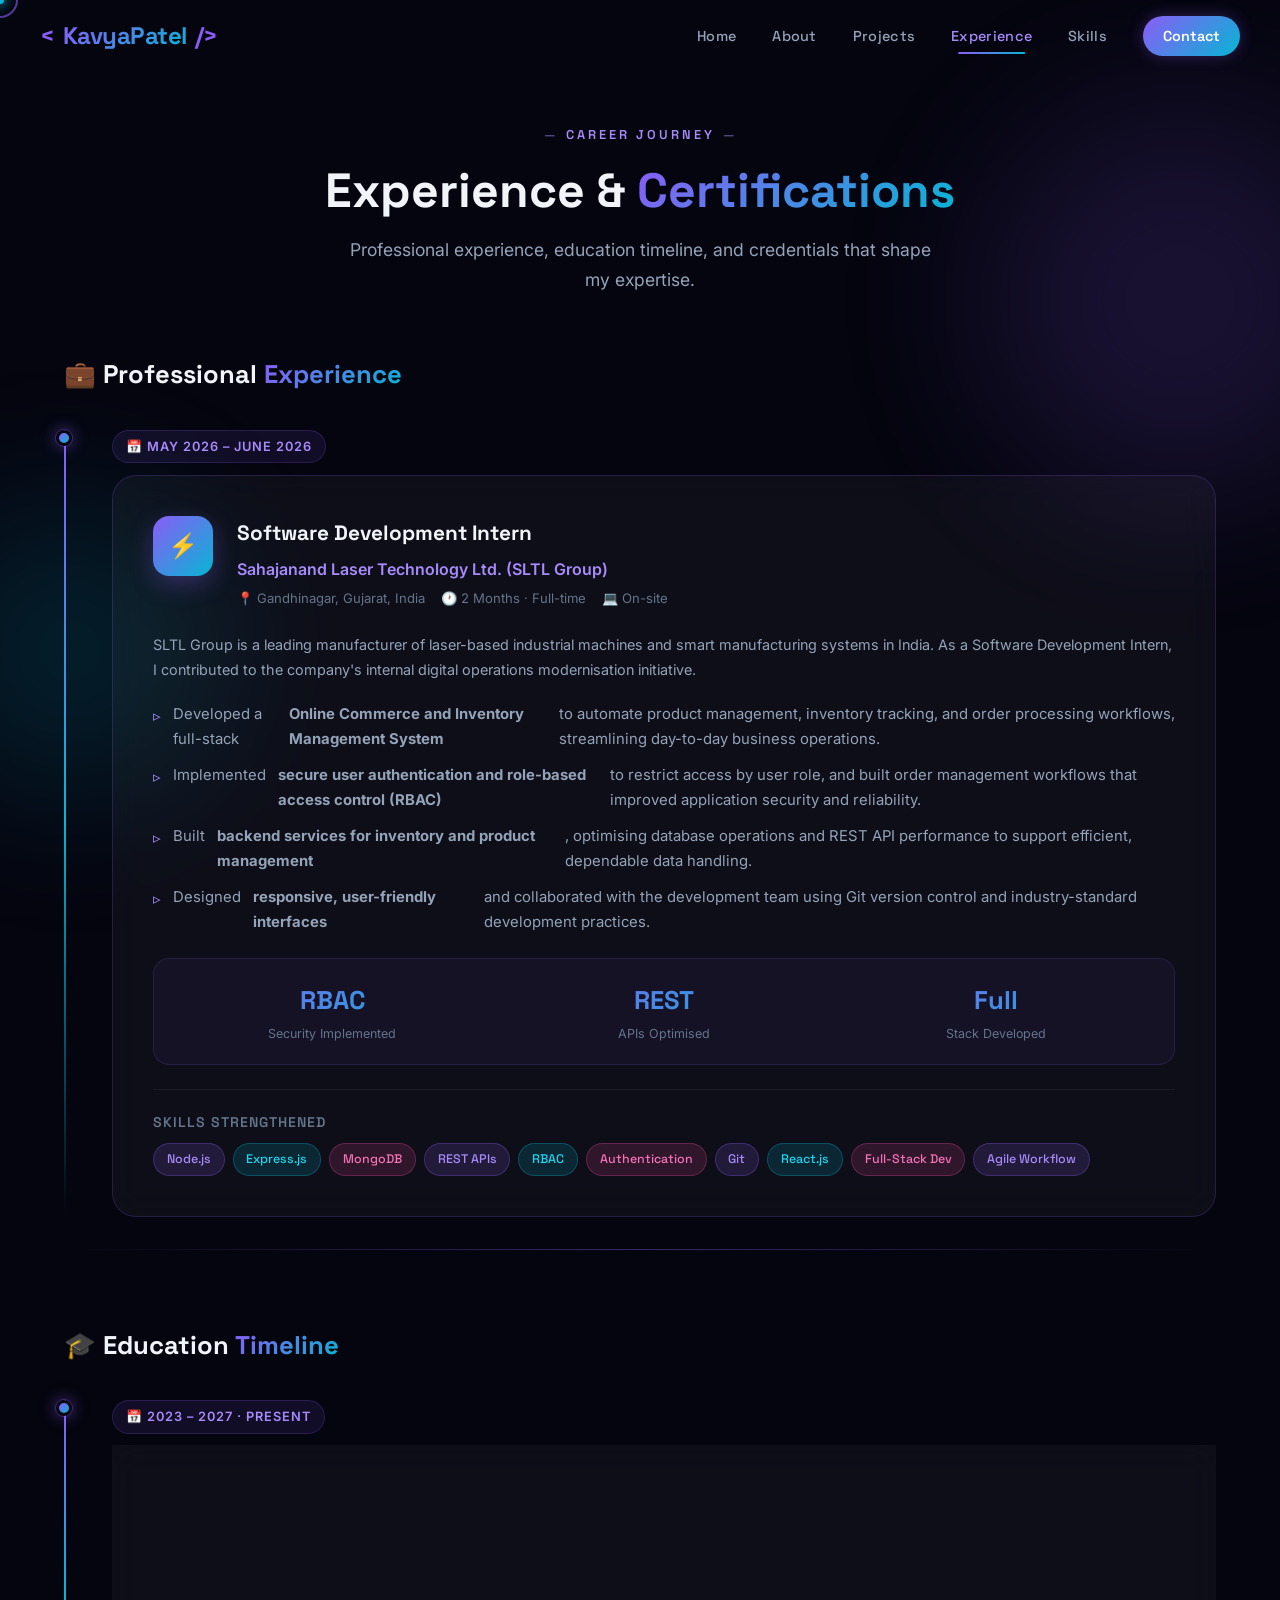
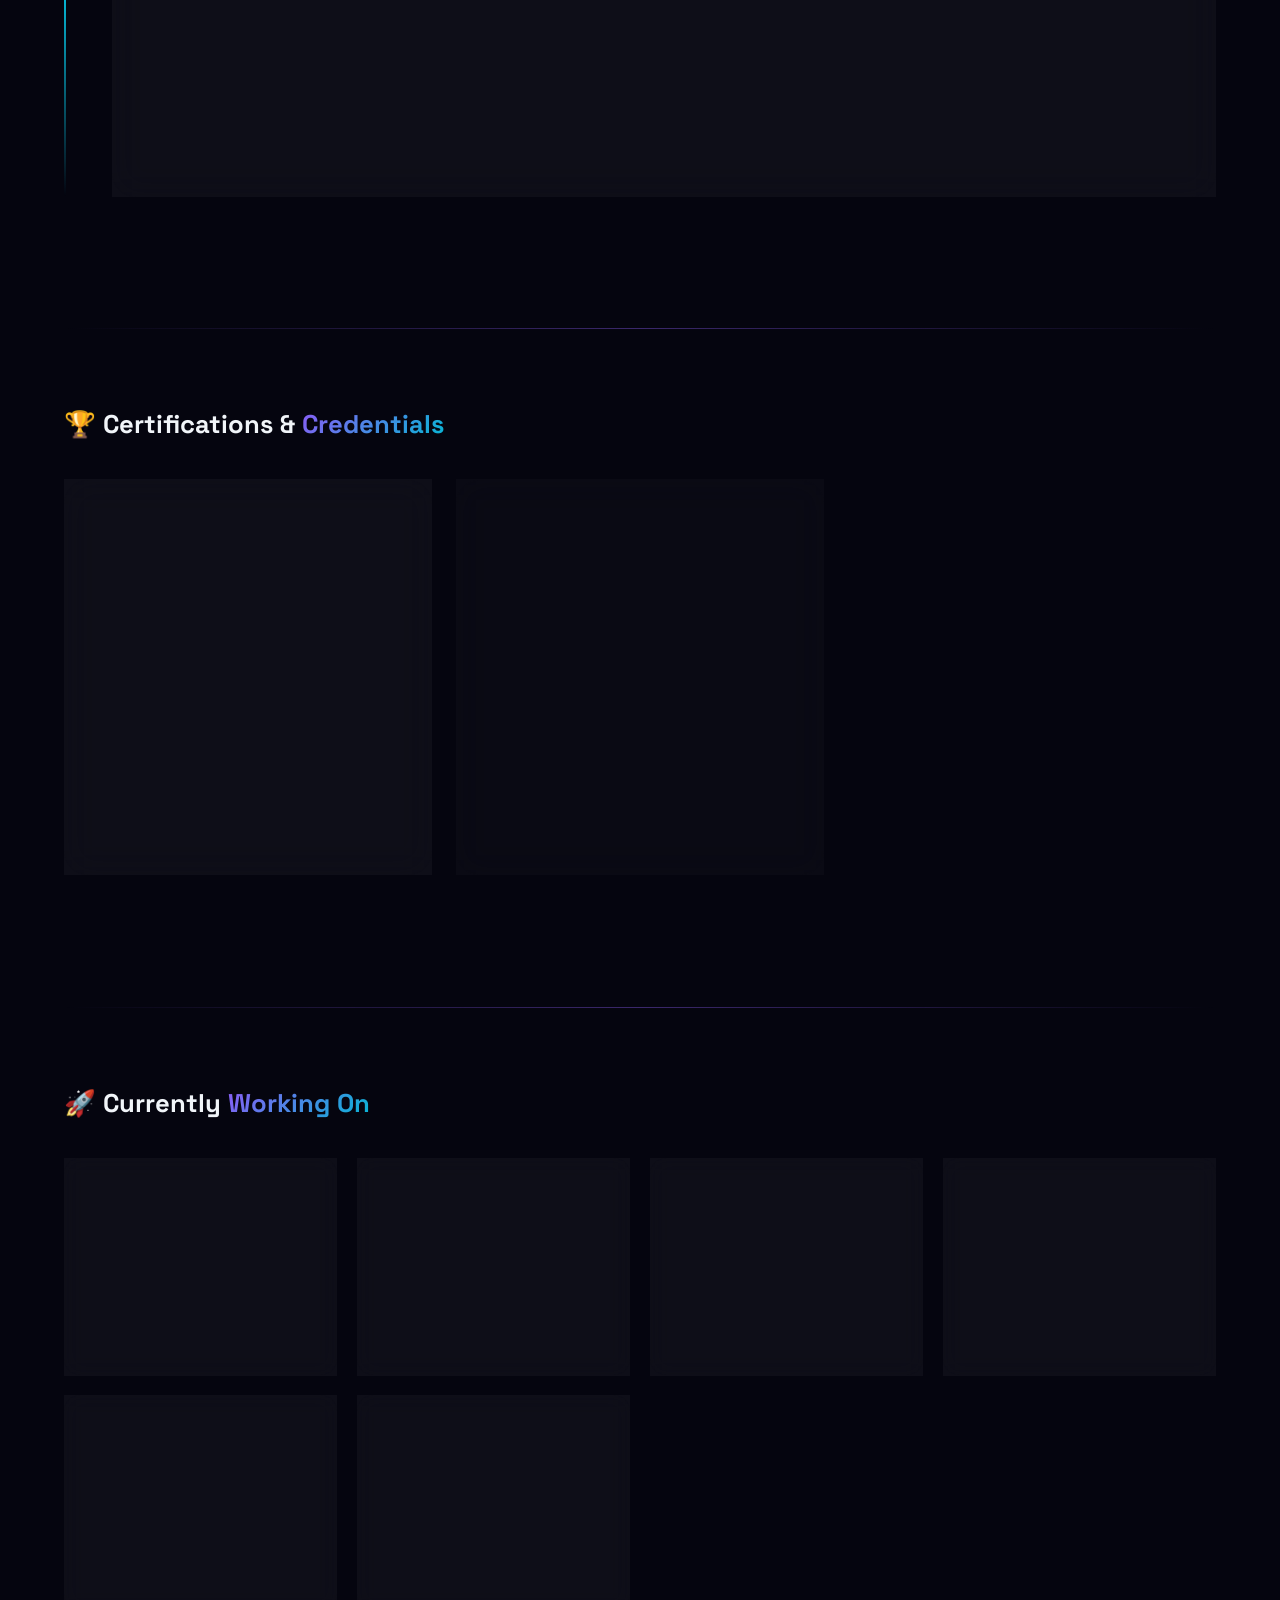
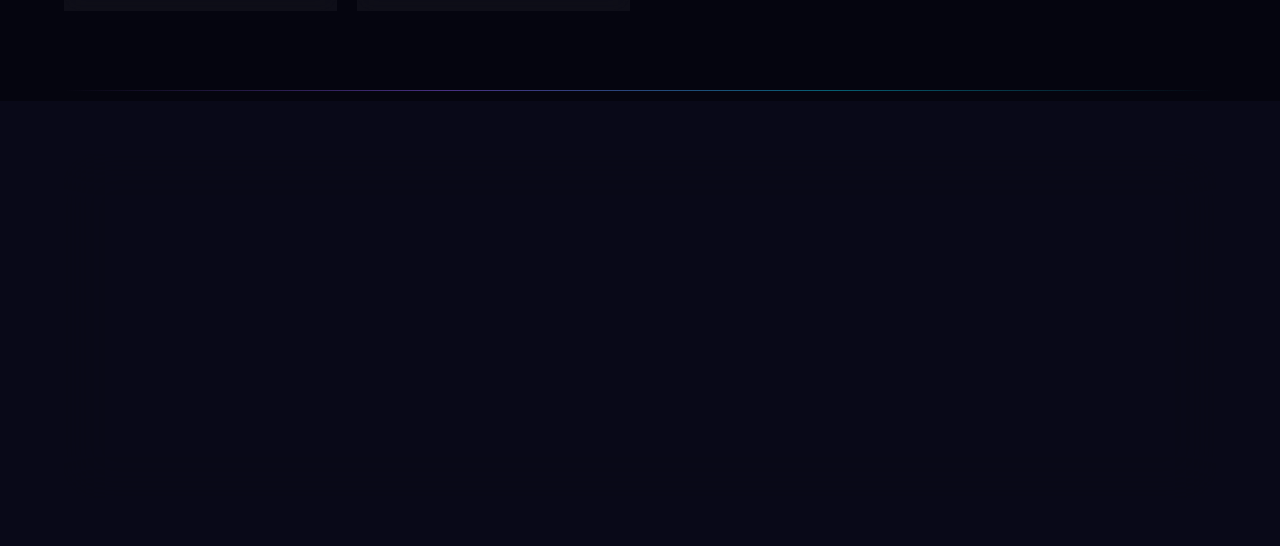
<file: experience.html>
<!DOCTYPE html>
<html lang="en">
<head>
  <meta charset="UTF-8" />
  <meta name="viewport" content="width=device-width, initial-scale=1.0" />
  <title>Experience — Kavya Patel</title>
  <meta name="description" content="Kavya Patel's professional experience: Software Development Intern at SLTL Group, certifications, and current focus areas." />
  <link rel="preconnect" href="https://fonts.googleapis.com" />
  <link rel="preconnect" href="https://fonts.gstatic.com" crossorigin />
  <link href="https://fonts.googleapis.com/css2?family=Space+Grotesk:wght@300;400;500;600;700&family=Inter:wght@300;400;500;600&display=swap" rel="stylesheet" />
  <link rel="stylesheet" href="css/style.css" />
  <link rel="stylesheet" href="css/animations.css" />
  <link rel="stylesheet" href="css/pages/experience.css" />
</head>
<body>

<div class="page-transition"></div>
<div id="cursor-dot"></div>
<div id="cursor-ring"></div>

<!-- NAVBAR -->
<nav class="navbar">
  <div class="nav-container">
    <a href="index.html" class="nav-logo">
      <span class="logo-bracket">&lt;</span><span class="logo-name">KavyaPatel</span><span class="logo-bracket">/&gt;</span>
    </a>
    <div class="nav-links">
      <a href="index.html"      class="nav-link">Home</a>
      <a href="about.html"      class="nav-link">About</a>
      <a href="projects.html"   class="nav-link">Projects</a>
      <a href="experience.html" class="nav-link active">Experience</a>
      <a href="skills.html"     class="nav-link">Skills</a>
      <a href="contact.html"    class="nav-cta">Contact</a>
    </div>
    <button class="nav-hamburger" aria-label="Toggle menu"><span></span><span></span><span></span></button>
  </div>
</nav>
<div class="nav-mobile">
  <a href="index.html"      class="nav-link">Home</a>
  <a href="about.html"      class="nav-link">About</a>
  <a href="projects.html"   class="nav-link">Projects</a>
  <a href="experience.html" class="nav-link active">Experience</a>
  <a href="skills.html"     class="nav-link">Skills</a>
  <a href="contact.html"    class="nav-link">Contact</a>
</div>

<main>
<div class="experience-page">

  <!-- Background orbs -->
  <div class="orb orb-purple" style="width:400px;height:400px;top:100px;right:-100px;position:fixed;z-index:0;" aria-hidden="true"></div>
  <div class="orb orb-cyan"   style="width:300px;height:300px;bottom:100px;left:-80px;position:fixed;z-index:0;" aria-hidden="true"></div>

  <div class="container" style="position:relative;z-index:1;">

    <!-- Header -->
    <div class="section-header reveal">
      <span class="eyebrow">Career Journey</span>
      <h1 class="section-title">Experience &amp; <span class="gradient-text">Certifications</span></h1>
      <p class="section-subtitle" style="margin:0 auto;">
        Professional experience, education timeline, and credentials that shape my expertise.
      </p>
    </div>

    <!-- ════════════════════════════════════════════════════
         PROFESSIONAL EXPERIENCE TIMELINE
         ════════════════════════════════════════════════════ -->
    <div class="mb-4">
      <h2 class="section-title" style="font-size:1.6rem;margin-bottom:2.5rem;">
        💼 Professional <span class="gradient-text">Experience</span>
      </h2>

      <div class="timeline">

        <!-- SLTL Internship -->
        <div class="timeline-item reveal">
          <div class="timeline-dot" aria-hidden="true"></div>
          <div class="timeline-date">📅 May 2026 – June 2026</div>

          <div class="experience-card">
            <div class="exp-header">
              <div class="exp-logo" aria-hidden="true">⚡</div>
              <div>
                <div class="exp-title">Software Development Intern</div>
                <div class="exp-company">
                  <a href="#" target="_blank" rel="noopener">Sahajanand Laser Technology Ltd. (SLTL Group)</a>
                </div>
                <div class="exp-meta">
                  <span class="exp-meta-item">📍 Gandhinagar, Gujarat, India</span>
                  <span class="exp-meta-item">🕐 2 Months · Full-time</span>
                  <span class="exp-meta-item">💻 On-site</span>
                </div>
              </div>
            </div>

            <p style="font-size:0.9rem;color:var(--text-secondary);margin-bottom:1.25rem;line-height:1.7;">
              SLTL Group is a leading manufacturer of laser-based industrial machines and smart
              manufacturing systems in India. As a Software Development Intern, I contributed to
              the company's internal digital operations modernisation initiative.
            </p>

            <div class="exp-bullets">
              <div class="exp-bullet">
                Developed a full-stack <strong>Online Commerce and Inventory Management System</strong>
                to automate product management, inventory tracking, and order processing workflows,
                streamlining day-to-day business operations.
              </div>
              <div class="exp-bullet">
                Implemented <strong>secure user authentication and role-based access control (RBAC)</strong>
                to restrict access by user role, and built order management workflows that improved
                application security and reliability.
              </div>
              <div class="exp-bullet">
                Built <strong>backend services for inventory and product management</strong>,
                optimising database operations and REST API performance to support efficient,
                dependable data handling.
              </div>
              <div class="exp-bullet">
                Designed <strong>responsive, user-friendly interfaces</strong> and collaborated with
                the development team using Git version control and industry-standard development practices.
              </div>
            </div>

            <!-- Impact metrics -->
            <div style="display:grid;grid-template-columns:repeat(3,1fr);gap:1rem;margin:1.5rem 0;padding:1.25rem;background:rgba(139,92,246,0.06);border-radius:var(--radius-md);border:1px solid rgba(139,92,246,0.15);">
              <div style="text-align:center;">
                <div style="font-family:var(--font-heading);font-size:1.6rem;font-weight:700;background:var(--gradient-main);-webkit-background-clip:text;-webkit-text-fill-color:transparent;background-clip:text;">RBAC</div>
                <div style="font-size:0.78rem;color:var(--text-muted);">Security Implemented</div>
              </div>
              <div style="text-align:center;">
                <div style="font-family:var(--font-heading);font-size:1.6rem;font-weight:700;background:var(--gradient-main);-webkit-background-clip:text;-webkit-text-fill-color:transparent;background-clip:text;">REST</div>
                <div style="font-size:0.78rem;color:var(--text-muted);">APIs Optimised</div>
              </div>
              <div style="text-align:center;">
                <div style="font-family:var(--font-heading);font-size:1.6rem;font-weight:700;background:var(--gradient-main);-webkit-background-clip:text;-webkit-text-fill-color:transparent;background-clip:text;">Full</div>
                <div style="font-size:0.78rem;color:var(--text-muted);">Stack Developed</div>
              </div>
            </div>

            <!-- Skills gained -->
            <div class="exp-skills-gained">
              <h4>Skills Strengthened</h4>
              <div class="skills-gained-tags">
                <span class="tag tag-purple">Node.js</span>
                <span class="tag tag-cyan">Express.js</span>
                <span class="tag tag-pink">MongoDB</span>
                <span class="tag tag-purple">REST APIs</span>
                <span class="tag tag-cyan">RBAC</span>
                <span class="tag tag-pink">Authentication</span>
                <span class="tag tag-purple">Git</span>
                <span class="tag tag-cyan">React.js</span>
                <span class="tag tag-pink">Full-Stack Dev</span>
                <span class="tag tag-purple">Agile Workflow</span>
              </div>
            </div>
          </div>
        </div>

      </div><!-- /timeline -->
    </div>

    <div class="divider"></div>

    <!-- ════════════════════════════════════════════════════
         EDUCATION TIMELINE
         ════════════════════════════════════════════════════ -->
    <div class="section mb-4" style="padding-top:3rem;">
      <h2 class="section-title" style="font-size:1.6rem;margin-bottom:2.5rem;">
        🎓 Education <span class="gradient-text">Timeline</span>
      </h2>

      <div class="timeline">

        <!-- VIT -->
        <div class="timeline-item reveal">
          <div class="timeline-dot" aria-hidden="true"></div>
          <div class="timeline-date">📅 2023 – 2027 · Present</div>
          <div class="experience-card">
            <div class="exp-header">
              <div class="exp-logo" aria-hidden="true">🎓</div>
              <div>
                <div class="exp-title">B.Tech — Computer Science &amp; Engineering</div>
                <div class="exp-company">Vellore Institute of Technology (VIT), Chennai</div>
                <div class="exp-meta">
                  <span class="exp-meta-item">📍 Chennai, Tamil Nadu, India</span>
                  <span class="exp-meta-item">⭐ CGPA: 8.26 / 10</span>
                </div>
              </div>
            </div>
            <p style="font-size:0.9rem;color:var(--text-secondary);line-height:1.7;">
              Specialisation in <strong>Data Science</strong>. Core curriculum covering
              machine learning, algorithms, databases, networks, and software engineering,
              alongside hands-on AI/ML project development.
            </p>
            <div class="exp-skills-gained" style="margin-top:1rem;">
              <h4>Key Focus Areas</h4>
              <div class="skills-gained-tags">
                <span class="tag tag-purple">Data Science</span>
                <span class="tag tag-cyan">Machine Learning</span>
                <span class="tag tag-pink">Deep Learning</span>
                <span class="tag tag-purple">DSA</span>
                <span class="tag tag-cyan">DBMS</span>
                <span class="tag tag-pink">AI Systems</span>
                <span class="tag tag-purple">Computer Networks</span>
              </div>
            </div>
          </div>
        </div>

      </div>
    </div>

    <div class="divider"></div>

    <!-- ════════════════════════════════════════════════════
         CERTIFICATIONS
         ════════════════════════════════════════════════════ -->
    <div class="section" style="padding-top:3rem;">
      <h2 class="section-title reveal" style="font-size:1.6rem;margin-bottom:2.5rem;">
        🏆 Certifications &amp; <span class="gradient-text">Credentials</span>
      </h2>

      <div class="cert-grid">

        <div class="cert-card reveal">
          <div class="cert-icon">🤖</div>
          <div class="cert-issuer">IBM Career Education Program</div>
          <div class="cert-name">Generative AI Using IBM Watson</div>
          <div class="cert-desc">
            Comprehensive programme covering Generative AI principles, IBM Watson services,
            large language models, prompt engineering, and building AI-powered applications.
            Includes hands-on projects with Watson Studio and Watson Assistant.
          </div>
          <span class="cert-badge">✅ Completed</span>
        </div>

        <!-- Placeholder for future certs -->
        <div class="cert-card reveal" style="border-style:dashed;opacity:0.6;">
          <div class="cert-icon">🔭</div>
          <div class="cert-issuer">In Progress</div>
          <div class="cert-name">Advanced ML &amp; MLOps</div>
          <div class="cert-desc">
            Currently pursuing advanced certifications in machine learning operations,
            model deployment, and scalable AI system design.
          </div>
          <span class="cert-badge" style="background:rgba(6,182,212,0.1);color:var(--cyan-light);border-color:rgba(6,182,212,0.3);">🔄 In Progress</span>
        </div>

      </div>
    </div>

    <div class="divider"></div>

    <!-- ════════════════════════════════════════════════════
         CURRENTLY WORKING ON
         ════════════════════════════════════════════════════ -->
    <div class="section" style="padding-top:3rem;padding-bottom:5rem;">
      <h2 class="section-title reveal" style="font-size:1.6rem;margin-bottom:2.5rem;">
        🚀 Currently <span class="gradient-text">Working On</span>
      </h2>

      <div class="currently-grid">
        <div class="currently-card reveal">
          <div class="currently-icon">🧠</div>
          <div class="currently-text">
            <strong>Agentic AI Research</strong>
            <span>Exploring multi-agent systems with LangGraph and advanced RAG architectures for domain-specific applications.</span>
          </div>
        </div>
        <div class="currently-card reveal">
          <div class="currently-icon">📐</div>
          <div class="currently-text">
            <strong>System Design Mastery</strong>
            <span>Deepening knowledge of distributed systems, scalable architectures, and ML system design patterns.</span>
          </div>
        </div>
        <div class="currently-card reveal">
          <div class="currently-icon">📊</div>
          <div class="currently-text">
            <strong>Advanced Analytics Projects</strong>
            <span>Building sophisticated data pipelines and predictive models for real-world business intelligence.</span>
          </div>
        </div>
        <div class="currently-card reveal">
          <div class="currently-icon">🏆</div>
          <div class="currently-text">
            <strong>Competitive Programming</strong>
            <span>Sharpening DSA skills through competitive programming to ace technical interviews.</span>
          </div>
        </div>
        <div class="currently-card reveal">
          <div class="currently-icon">🌐</div>
          <div class="currently-text">
            <strong>Open Source Contributions</strong>
            <span>Contributing to AI/ML open source projects and sharing knowledge with the community.</span>
          </div>
        </div>
        <div class="currently-card reveal">
          <div class="currently-icon">🎯</div>
          <div class="currently-text">
            <strong>Job Search</strong>
            <span>Actively looking for Data Science, ML Engineering, and SWE roles to bring AI solutions to production.</span>
          </div>
        </div>
      </div>
    </div>

  </div>
</div>
</main>

<!-- ════════════════════════════════════════════════════════
     REDESIGNED CENTERED GLASSMORPHIC FOOTER
     ════════════════════════════════════════════════════════ -->
<footer class="footer" role="contentinfo">
  <div class="container">
    <div class="footer-glass-card">
      <div class="footer-top">
        <a href="index.html" class="nav-logo" aria-label="Kavya Patel home">
          <span class="logo-bracket">&lt;</span>
          <span class="logo-name">KavyaPatel</span>
          <span class="logo-bracket">/&gt;</span>
        </a>
        <p class="footer-tagline">
          Building end-to-end multimodal AI systems, high-concurrency architectures, and production-grade full-stack solutions.
        </p>
      </div>

      <div class="footer-nav">
        <a href="index.html" class="footer-nav-link">Home</a>
        <a href="about.html" class="footer-nav-link">About</a>
        <a href="projects.html" class="footer-nav-link">Projects</a>
        <a href="experience.html" class="footer-nav-link">Experience</a>
        <a href="skills.html" class="footer-nav-link">Skills</a>
        <a href="contact.html" class="footer-nav-link">Contact</a>
      </div>

      <div class="footer-social-row">
        <a href="https://github.com/KavyaPatel83" target="_blank" rel="noopener" class="social-btn social-gh" aria-label="GitHub">
          <svg class="icon-svg" viewBox="0 0 24 24" fill="none" stroke="currentColor"><path d="M9 19c-5 1.5-5-2.5-7-3m14 6v-3.87a3.37 3.37 0 0 0-.94-2.61c3.14-.35 6.44-1.54 6.44-7A5.44 5.44 0 0 0 20 4.77 5.07 5.07 0 0 0 19.91 1S18.73.65 16 2.48a13.38 13.38 0 0 0-7 0C6.27.65 5.09 1 5.09 1A5.07 5.07 0 0 0 5 4.77a5.44 5.44 0 0 0-1.5 3.78c0 5.42 3.3 6.61 6.44 7A3.37 3.37 0 0 0 9 18.13V22"></path></svg>
        </a>
        <a href="https://linkedin.com/in/patel-kavya" target="_blank" rel="noopener" class="social-btn social-li" aria-label="LinkedIn">
          <svg class="icon-svg" viewBox="0 0 24 24" fill="none" stroke="currentColor"><path d="M16 8a6 6 0 0 1 6 6v7h-4v-7a2 2 0 0 0-2-2 2 2 0 0 0-2 2v7h-4v-7a6 6 0 0 1 6-6z"></path><rect x="2" y="9" width="4" height="12"></rect><circle cx="4" cy="4" r="2"></circle></svg>
        </a>
        <a href="mailto:patelkavya8306@gmail.com" class="social-btn social-mail" aria-label="Email">
          <svg class="icon-svg" viewBox="0 0 24 24" fill="none" stroke="currentColor"><path d="M4 4h16c1.1 0 2 .9 2 2v12c0 1.1-.9 2-2 2H4c-1.1 0-2-.9-2-2V6c0-1.1.9-2 2-2z"></path><polyline points="22,6 12,13 2,6"></polyline></svg>
        </a>
        <a href="https://wa.me/919104153824?text=Hi%20Kavya%2C%20I%20saw%20your%20portfolio%20and%20would%20love%20to%20connect!" target="_blank" rel="noopener" class="social-btn social-wa" aria-label="WhatsApp">
          <svg class="icon-svg" viewBox="0 0 24 24" fill="none" stroke="currentColor"><path d="M21 11.5a8.38 8.38 0 0 1-.9 3.8 8.5 8.5 0 0 1-7.6 4.7 8.38 8.38 0 0 1-3.8-.9L3 21l1.9-5.7a8.38 8.38 0 0 1-.9-3.8 8.5 8.5 0 0 1 4.7-7.6 8.38 8.38 0 0 1 3.8-.9h.5a8.48 8.48 0 0 1 8 8v.5z"></path></svg>
        </a>
        <a href="tel:+919104153824" class="social-btn social-phone" aria-label="Phone">
          <svg class="icon-svg" viewBox="0 0 24 24" fill="none" stroke="currentColor"><path d="M22 16.92v3a2 2 0 0 1-2.18 2 19.79 19.79 0 0 1-8.63-3.07 19.5 19.5 0 0 1-6-6 19.79 19.79 0 0 1-3.07-8.67A2 2 0 0 1 4.11 2h3a2 2 0 0 1 2 1.72 12.84 12.84 0 0 0 .7 2.81 2 2 0 0 1-.45 2.11L8.09 9.91a16 16 0 0 0 6 6l1.27-1.27a2 2 0 0 1 2.11-.45 12.84 12.84 0 0 0 2.81.7A2 2 0 0 1 22 16.92z"></path></svg>
        </a>
      </div>
    </div>
  </div>
</footer>

<button class="scroll-top" aria-label="Scroll to top">↑</button>
<script src="js/main.js"></script>
<script src="js/animations.js"></script>
</body>
</html>
</file>
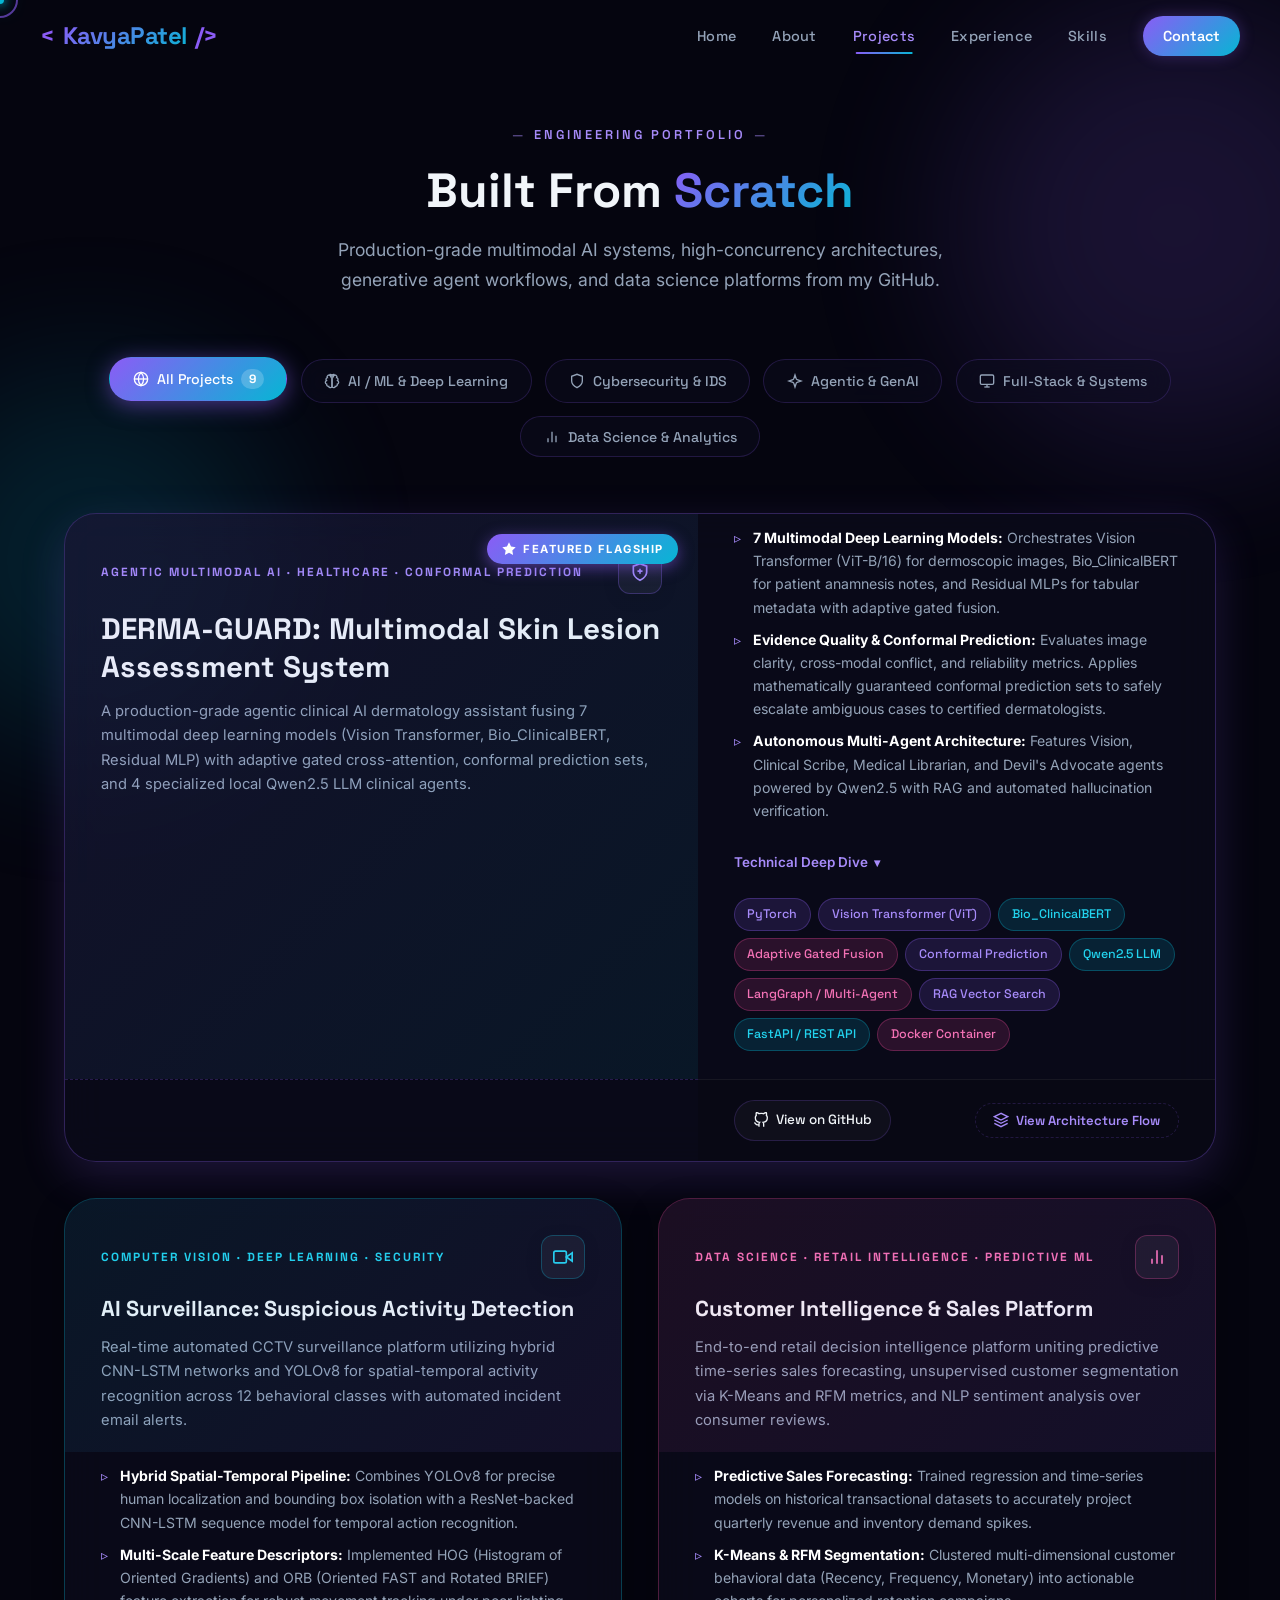
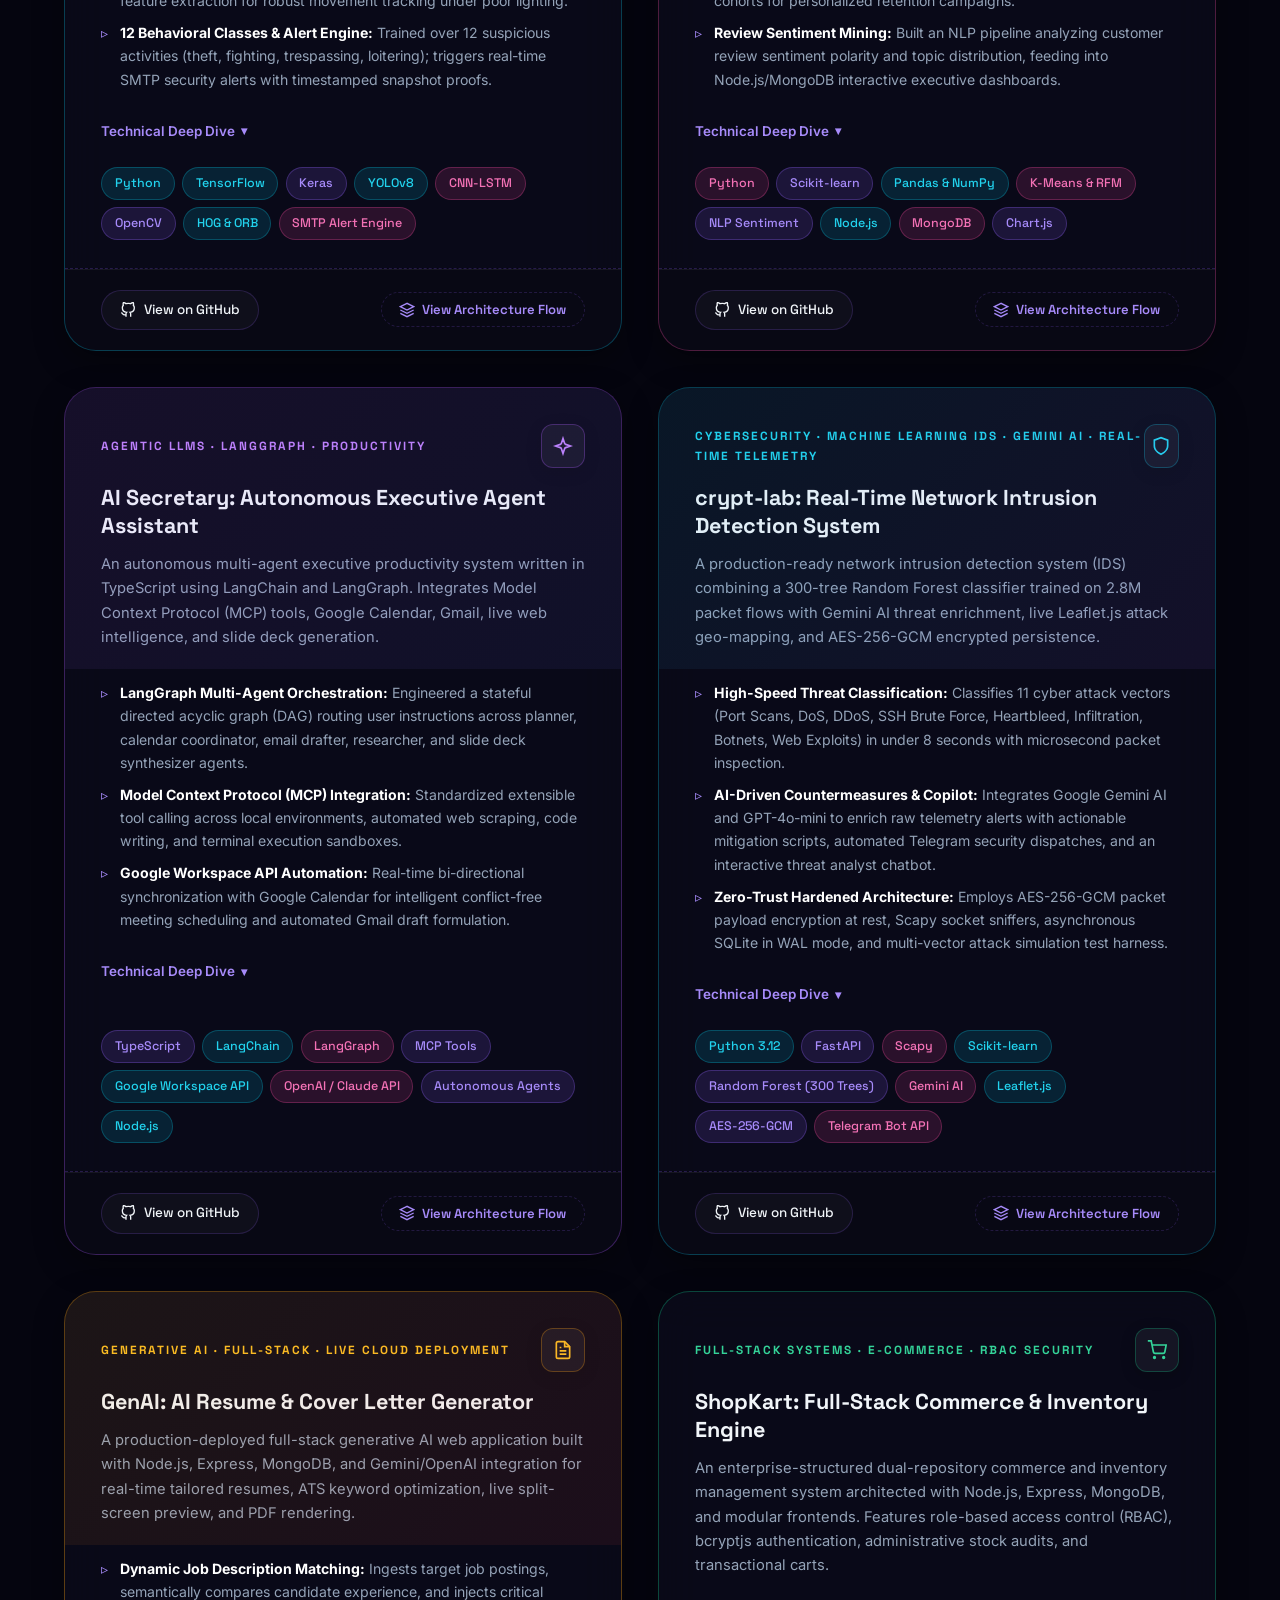
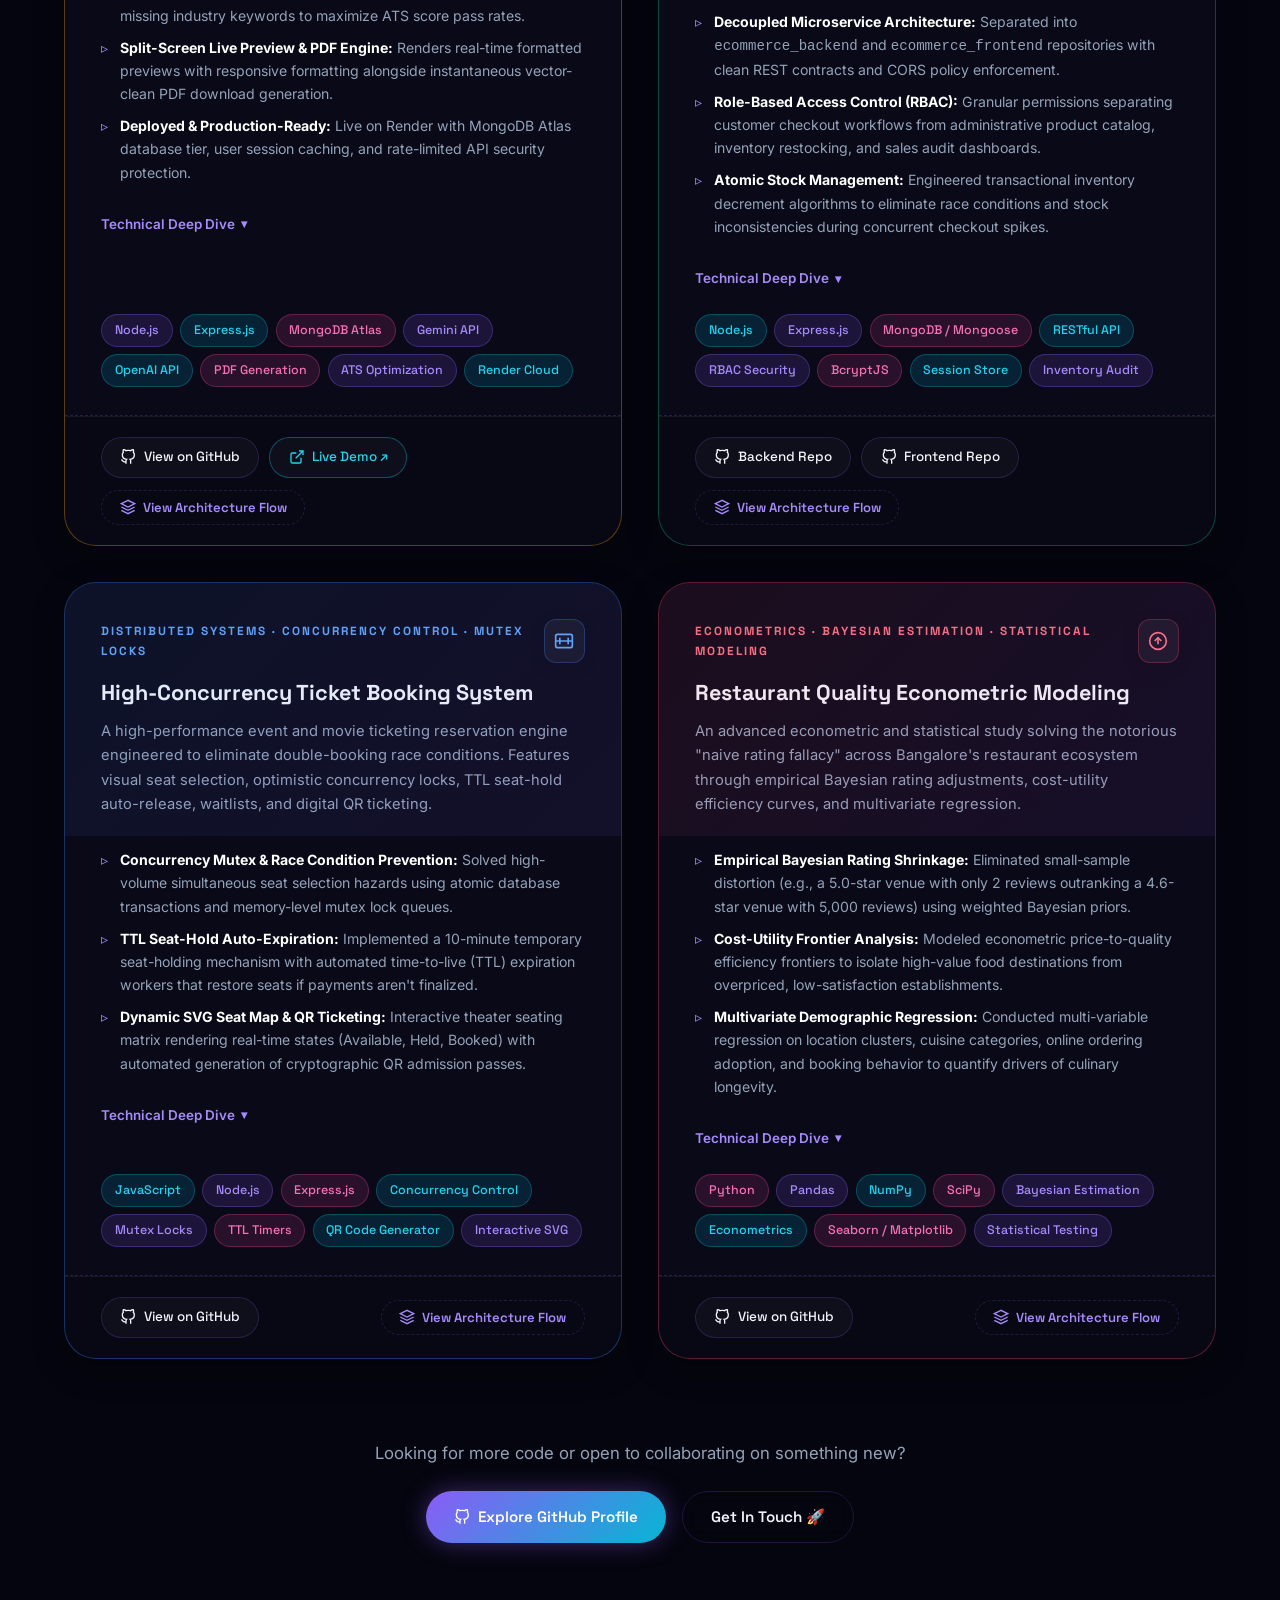
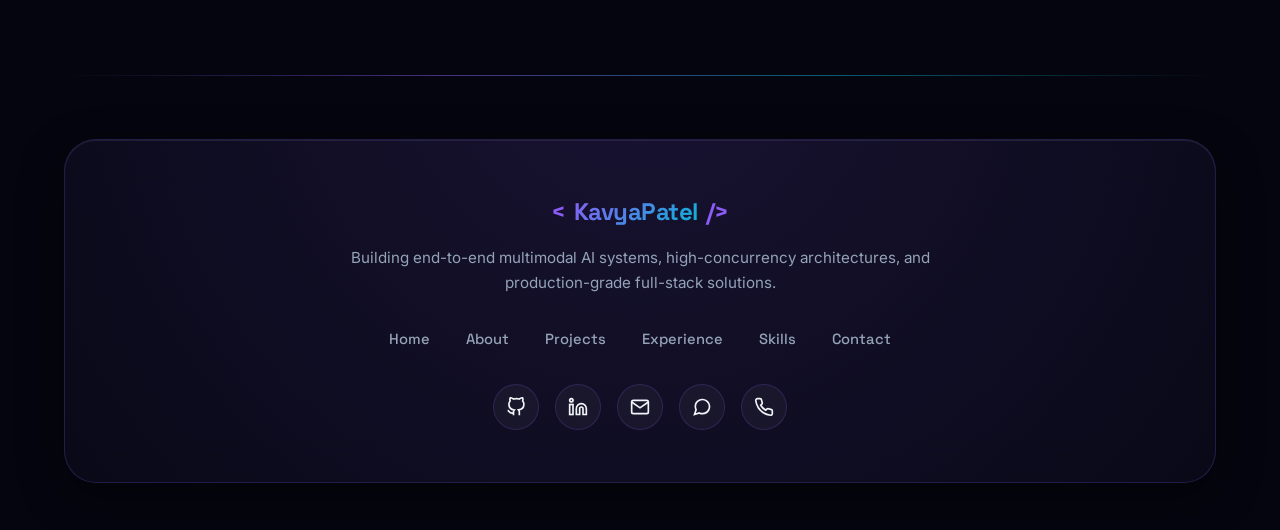
<file: projects.html>
<!DOCTYPE html>
<html lang="en">
<head>
  <meta charset="UTF-8" />
  <meta name="viewport" content="width=device-width, initial-scale=1.0" />
  <title>Projects — Kavya Patel | AI/ML, Agentic Systems & Full-Stack</title>
  <meta name="description" content="Kavya Patel's complete engineering portfolio: DERMA-GUARD, AI Surveillance, Customer Intelligence, AI Secretary, GenAI Resume Builder, ShopKart, Ticket Booking Concurrency System, and Restaurant Econometric Modeling." />
  <link rel="preconnect" href="https://fonts.googleapis.com" />
  <link rel="preconnect" href="https://fonts.gstatic.com" crossorigin />
  <link href="https://fonts.googleapis.com/css2?family=Space+Grotesk:wght@300;400;500;600;700&family=Inter:wght@300;400;500;600&display=swap" rel="stylesheet" />
  <link rel="stylesheet" href="css/style.css" />
  <link rel="stylesheet" href="css/animations.css" />
  <link rel="stylesheet" href="css/pages/projects.css" />
</head>
<body>

<div class="page-transition"></div>
<div id="cursor-dot"></div>
<div id="cursor-ring"></div>

<!-- ════════════════════════════════════════════════════════
     NAVBAR
     ════════════════════════════════════════════════════════ -->
<nav class="navbar" role="navigation" aria-label="Main navigation">
  <div class="nav-container">
    <a href="index.html" class="nav-logo" aria-label="Kavya Patel home">
      <span class="logo-bracket">&lt;</span><span class="logo-name">KavyaPatel</span><span class="logo-bracket">/&gt;</span>
    </a>
    <div class="nav-links">
      <a href="index.html"      class="nav-link">Home</a>
      <a href="about.html"      class="nav-link">About</a>
      <a href="projects.html"   class="nav-link active">Projects</a>
      <a href="experience.html" class="nav-link">Experience</a>
      <a href="skills.html"     class="nav-link">Skills</a>
      <a href="contact.html"    class="nav-cta">Contact</a>
    </div>
    <button class="nav-hamburger" aria-label="Toggle menu"><span></span><span></span><span></span></button>
  </div>
</nav>

<div class="nav-mobile" role="dialog" aria-label="Mobile navigation">
  <a href="index.html"      class="nav-link">Home</a>
  <a href="about.html"      class="nav-link">About</a>
  <a href="projects.html"   class="nav-link active">Projects</a>
  <a href="experience.html" class="nav-link">Experience</a>
  <a href="skills.html"     class="nav-link">Skills</a>
  <a href="contact.html"    class="nav-link">Contact</a>
</div>

<main>
<div class="projects-page section">
  <!-- Background orbs -->
  <div class="orb orb-purple" style="width:450px;height:450px;top:0;right:-120px;position:fixed;z-index:0;" aria-hidden="true"></div>
  <div class="orb orb-cyan"   style="width:380px;height:380px;bottom:150px;left:-100px;position:fixed;z-index:0;" aria-hidden="true"></div>

  <div class="container" style="position:relative;z-index:1;">

    <!-- Header -->
    <div class="section-header reveal">
      <span class="eyebrow">Engineering Portfolio</span>
      <h1 class="section-title">Built From <span class="gradient-text">Scratch</span></h1>
      <p class="section-subtitle" style="margin:0 auto; max-width:680px;">
        Production-grade multimodal AI systems, high-concurrency architectures, generative agent workflows, and data science platforms from my GitHub.
      </p>
    </div>

    <!-- Filter Bar -->
    <div class="filter-bar reveal" role="group" aria-label="Filter projects">
      <button class="filter-btn active" data-filter="all">
        <svg class="icon-svg-sm" viewBox="0 0 24 24" fill="none" stroke="currentColor"><circle cx="12" cy="12" r="10"></circle><line x1="2" y1="12" x2="22" y2="12"></line><path d="M12 2a15.3 15.3 0 0 1 4 10 15.3 15.3 0 0 1-4 10 15.3 15.3 0 0 1-4-10 15.3 15.3 0 0 1 4-10z"></path></svg>
        All Projects <span class="filter-count">9</span>
      </button>
      <button class="filter-btn" data-filter="aiml">
        <svg class="icon-svg-sm" viewBox="0 0 24 24" fill="none" stroke="currentColor"><path d="M9.5 2A2.5 2.5 0 0 1 12 4.5v15a2.5 2.5 0 0 1-4.96.44 2.5 2.5 0 0 1-2.96-3.08 3 3 0 0 1-.34-5.58 2.5 2.5 0 0 1 1.32-4.24 2.5 2.5 0 0 1 4.44-2.54z"></path><path d="M14.5 2A2.5 2.5 0 0 0 12 4.5v15a2.5 2.5 0 0 0 4.96.44 2.5 2.5 0 0 0 2.96-3.08 3 3 0 0 0 .34-5.58 2.5 2.5 0 0 0-1.32-4.24 2.5 2.5 0 0 0-4.44-2.54z"></path></svg>
        AI / ML &amp; Deep Learning
      </button>
      <button class="filter-btn" data-filter="security">
        <svg class="icon-svg-sm" viewBox="0 0 24 24" fill="none" stroke="currentColor"><path d="M12 22s8-4 8-10V5l-8-3-8 3v7c0 6 8 10 8 10z"></path></svg>
        Cybersecurity &amp; IDS
      </button>
      <button class="filter-btn" data-filter="genai">
        <svg class="icon-svg-sm" viewBox="0 0 24 24" fill="none" stroke="currentColor"><path d="m12 3-1.912 5.813a2 2 0 0 1-1.275 1.275L3 12l5.813 1.912a2 2 0 0 1 1.275 1.275L12 21l1.912-5.813a2 2 0 0 1 1.275-1.275L21 12l-5.813-1.912a2 2 0 0 1-1.275-1.275L12 3Z"></path></svg>
        Agentic &amp; GenAI
      </button>
      <button class="filter-btn" data-filter="fullstack">
        <svg class="icon-svg-sm" viewBox="0 0 24 24" fill="none" stroke="currentColor"><rect x="2" y="3" width="20" height="14" rx="2" ry="2"></rect><line x1="8" y1="21" x2="16" y2="21"></line><line x1="12" y1="17" x2="12" y2="21"></line></svg>
        Full-Stack &amp; Systems
      </button>
      <button class="filter-btn" data-filter="analytics">
        <svg class="icon-svg-sm" viewBox="0 0 24 24" fill="none" stroke="currentColor"><line x1="18" y1="20" x2="18" y2="10"></line><line x1="12" y1="20" x2="12" y2="4"></line><line x1="6" y1="20" x2="6" y2="14"></line></svg>
        Data Science &amp; Analytics
      </button>
    </div>

    <!-- Projects Grid -->
    <div class="projects-grid">

      <!-- ══════════════════════════════════════════════════════════
           1. DERMA-GUARD (FEATURED HERO CARD)
           ══════════════════════════════════════════════════════════ -->
      <article class="project-card card-purple featured-card" data-categories="all aiml genai" aria-label="DERMA-GUARD project">
        <div class="project-card-header">
          <span class="featured-banner">
            <svg class="icon-svg-sm" viewBox="0 0 24 24" fill="currentColor"><polygon points="12 2 15.09 8.26 22 9.27 17 14.14 18.18 21.02 12 17.77 5.82 21.02 7 14.14 2 9.27 8.91 8.26 12 2"></polygon></svg>
            Featured Flagship
          </span>
          <div class="card-category-row">
            <span class="card-category-label">Agentic Multimodal AI · Healthcare · Conformal Prediction</span>
            <div class="card-icon-badge">
              <svg class="icon-svg" viewBox="0 0 24 24" fill="none" stroke="currentColor"><path d="M12 22s8-4 8-10V5l-8-3-8 3v7c0 6 8 10 8 10z"></path><line x1="12" y1="8" x2="12" y2="14"></line><line x1="9" y1="11" x2="15" y2="11"></line></svg>
            </div>
          </div>
          <h2 class="project-card-title-main">DERMA-GUARD: Multimodal Skin Lesion Assessment System</h2>
          <p class="project-card-subtitle">
            A production-grade agentic clinical AI dermatology assistant fusing 7 multimodal deep learning models (Vision Transformer, Bio_ClinicalBERT, Residual MLP) with adaptive gated cross-attention, conformal prediction sets, and 4 specialized local Qwen2.5 LLM clinical agents.
          </p>
        </div>

        <div class="project-card-body">
          <ul class="project-bullets">
            <li><strong>7 Multimodal Deep Learning Models:</strong> Orchestrates Vision Transformer (ViT-B/16) for dermoscopic images, Bio_ClinicalBERT for patient anamnesis notes, and Residual MLPs for tabular metadata with adaptive gated fusion.</li>
            <li><strong>Evidence Quality &amp; Conformal Prediction:</strong> Evaluates image clarity, cross-modal conflict, and reliability metrics. Applies mathematically guaranteed conformal prediction sets to safely escalate ambiguous cases to certified dermatologists.</li>
            <li><strong>Autonomous Multi-Agent Architecture:</strong> Features Vision, Clinical Scribe, Medical Librarian, and Devil's Advocate agents powered by Qwen2.5 with RAG and automated hallucination verification.</li>
          </ul>

          <div class="deepdive-content">
            <div class="deepdive-block">
              <div class="deepdive-heading">🎯 Problem Statement</div>
              <div class="deepdive-text">Dermatological triage is bottlenecked by subjective visual inspection, lack of clinical metadata synthesis, and unquantified AI uncertainty that risks false negative cancer diagnoses in telemedicine.</div>
            </div>
            <div class="deepdive-block">
              <div class="deepdive-heading">💡 Key Engineering Innovations</div>
              <div class="deepdive-text">Implemented an adaptive gating mechanism that dynamically weights image features against clinical history, plus an automated Devil's Advocate agent that intentionally interrogates diagnoses for contrarian differential evidence before finalizing.</div>
            </div>
            <div class="deepdive-block">
              <div class="deepdive-heading">📊 Production Verification</div>
              <div class="deepdive-text">Stress-tested across 15 high-adversity edge scenarios (motion blur, occluded lesions, missing metadata) with zero unhandled exceptions, containerized via Docker with REST API microservices.</div>
            </div>
          </div>

          <button class="read-more-btn" aria-expanded="false">
            <span class="btn-text">Technical Deep Dive</span> <span class="arrow">▾</span>
          </button>

          <div class="project-tech-tags">
            <span class="tag tag-purple">PyTorch</span>
            <span class="tag tag-purple">Vision Transformer (ViT)</span>
            <span class="tag tag-cyan">Bio_ClinicalBERT</span>
            <span class="tag tag-pink">Adaptive Gated Fusion</span>
            <span class="tag tag-purple">Conformal Prediction</span>
            <span class="tag tag-cyan">Qwen2.5 LLM</span>
            <span class="tag tag-pink">LangGraph / Multi-Agent</span>
            <span class="tag tag-purple">RAG Vector Search</span>
            <span class="tag tag-cyan">FastAPI / REST API</span>
            <span class="tag tag-pink">Docker Container</span>
          </div>
        </div>

        <!-- Expandable Architecture Section -->
        <div class="project-arch-wrapper">
          <div class="arch-header-row">
            <span class="arch-badge">
              <svg class="icon-svg-sm" viewBox="0 0 24 24" fill="none" stroke="currentColor"><polygon points="12 2 2 7 12 12 22 7 12 2"></polygon><polyline points="2 17 12 22 22 17"></polyline><polyline points="2 12 12 17 22 12"></polyline></svg>
              Multimodal Pipeline Architecture
            </span>
            <span style="font-size:0.75rem; color:var(--text-muted); font-family:monospace;">Runtime: PyTorch + Docker + FastAPI</span>
          </div>

          <div class="arch-pipeline-flow">
            <div class="arch-node">
              <div class="arch-node-step">Stage 1</div>
              <div class="arch-node-title">Tri-Modal Ingestion</div>
              <div class="arch-node-desc">Dermoscopic images (224x224), patient demographics tabular CSV, and clinical free-text notes.</div>
            </div>
            <div class="arch-node">
              <div class="arch-node-step">Stage 2</div>
              <div class="arch-node-title">Feature Encoders</div>
              <div class="arch-node-desc">ViT-B/16 visual patch tokens + Bio_ClinicalBERT text embeddings + Residual MLP tabular embeddings.</div>
            </div>
            <div class="arch-node">
              <div class="arch-node-step">Stage 3</div>
              <div class="arch-node-title">Adaptive Gated Fusion</div>
              <div class="arch-node-desc">Soft attention gate computes modal reliability weights; fuses heterogeneous latent vectors into unified representation.</div>
            </div>
            <div class="arch-node">
              <div class="arch-node-step">Stage 4</div>
              <div class="arch-node-title">Conformal &amp; Agents</div>
              <div class="arch-node-desc">Computes prediction sets with coverage guarantee. 4 Qwen2.5 agents (Vision, Scribe, Librarian, Devil's Advocate) cross-verify.</div>
            </div>
          </div>

          <div class="arch-ascii-box">
<pre><code>[Dermoscopic Image] ──> [ViT-B/16 Feature Extractor] ─────────┐
[Clinical Notes]    ──> [Bio_ClinicalBERT Text Encoder] ──────┼─> [Adaptive Gated Fusion] ──> [Conformal Uncertainty]
[Patient Metadata]  ──> [Residual MLP Tabular Network] ───────┘           │                          │
                                                                           ▼                          ▼
                                                      [Qwen2.5 Agent Team: Vision/Scribe/Devil] ──> [FastAPI / Docker]</code></pre>
          </div>
        </div>

        <div class="project-card-footer">
          <div class="card-action-links">
            <a href="https://github.com/KavyaPatel83/DERMA-GUARD" target="_blank" rel="noopener" class="btn-project-action">
              <svg class="icon-svg-sm" viewBox="0 0 24 24" fill="none" stroke="currentColor"><path d="M9 19c-5 1.5-5-2.5-7-3m14 6v-3.87a3.37 3.37 0 0 0-.94-2.61c3.14-.35 6.44-1.54 6.44-7A5.44 5.44 0 0 0 20 4.77 5.07 5.07 0 0 0 19.91 1S18.73.65 16 2.48a13.38 13.38 0 0 0-7 0C6.27.65 5.09 1 5.09 1A5.07 5.07 0 0 0 5 4.77a5.44 5.44 0 0 0-1.5 3.78c0 5.42 3.3 6.61 6.44 7A3.37 3.37 0 0 0 9 18.13V22"></path></svg>
              View on GitHub
            </a>
          </div>
          <button class="arch-toggle-btn" aria-expanded="false">
            <svg class="icon-svg-sm" viewBox="0 0 24 24" fill="none" stroke="currentColor"><polygon points="12 2 2 7 12 12 22 7 12 2"></polygon><polyline points="2 17 12 22 22 17"></polyline><polyline points="2 12 12 17 22 12"></polyline></svg>
            <span class="arch-btn-text">View Architecture Flow</span>
          </button>
        </div>
      </article>

      <!-- ══════════════════════════════════════════════════════════
           2. AI SURVEILLANCE SYSTEM / SUSPICIOUS ACTIVITY
           ══════════════════════════════════════════════════════════ -->
      <article class="project-card card-cyan" data-categories="all aiml" aria-label="AI Surveillance System project">
        <div class="project-card-header">
          <div class="card-category-row">
            <span class="card-category-label">Computer Vision · Deep Learning · Security</span>
            <div class="card-icon-badge">
              <svg class="icon-svg" viewBox="0 0 24 24" fill="none" stroke="currentColor"><polygon points="23 7 16 12 23 17 23 7"></polygon><rect x="1" y="5" width="15" height="14" rx="2" ry="2"></rect></svg>
            </div>
          </div>
          <h2 class="project-card-title-main">AI Surveillance: Suspicious Activity Detection</h2>
          <p class="project-card-subtitle">
            Real-time automated CCTV surveillance platform utilizing hybrid CNN-LSTM networks and YOLOv8 for spatial-temporal activity recognition across 12 behavioral classes with automated incident email alerts.
          </p>
        </div>

        <div class="project-card-body">
          <ul class="project-bullets">
            <li><strong>Hybrid Spatial-Temporal Pipeline:</strong> Combines YOLOv8 for precise human localization and bounding box isolation with a ResNet-backed CNN-LSTM sequence model for temporal action recognition.</li>
            <li><strong>Multi-Scale Feature Descriptors:</strong> Implemented HOG (Histogram of Oriented Gradients) and ORB (Oriented FAST and Rotated BRIEF) feature extraction for robust movement tracking under poor lighting.</li>
            <li><strong>12 Behavioral Classes &amp; Alert Engine:</strong> Trained over 12 suspicious activities (theft, fighting, trespassing, loitering); triggers real-time SMTP security alerts with timestamped snapshot proofs.</li>
          </ul>

          <div class="deepdive-content">
            <div class="deepdive-block">
              <div class="deepdive-heading">🎯 Problem Statement</div>
              <div class="deepdive-text">Traditional security monitoring relies on human operators fatigue-prone to surveillance blind spots, resulting in delayed interventions during critical security breaches.</div>
            </div>
            <div class="deepdive-block">
              <div class="deepdive-heading">💡 Key Engineering Innovations</div>
              <div class="deepdive-text">Built a 16-frame sliding window temporal queue that minimizes false positives caused by momentary occlusion while maintaining 28+ FPS real-time inference on GPU streams.</div>
            </div>
            <div class="deepdive-block">
              <div class="deepdive-heading">📊 Impact &amp; Results</div>
              <div class="deepdive-text">Achieved 91.4% classification accuracy across benchmark validation splits with sub-second alert dispatch latency.</div>
            </div>
          </div>

          <button class="read-more-btn" aria-expanded="false">
            <span class="btn-text">Technical Deep Dive</span> <span class="arrow">▾</span>
          </button>

          <div class="project-tech-tags">
            <span class="tag tag-cyan">Python</span>
            <span class="tag tag-cyan">TensorFlow</span>
            <span class="tag tag-purple">Keras</span>
            <span class="tag tag-cyan">YOLOv8</span>
            <span class="tag tag-pink">CNN-LSTM</span>
            <span class="tag tag-purple">OpenCV</span>
            <span class="tag tag-cyan">HOG &amp; ORB</span>
            <span class="tag tag-pink">SMTP Alert Engine</span>
          </div>
        </div>

        <!-- Architecture Section -->
        <div class="project-arch-wrapper">
          <div class="arch-header-row">
            <span class="arch-badge">
              <svg class="icon-svg-sm" viewBox="0 0 24 24" fill="none" stroke="currentColor"><polygon points="12 2 2 7 12 12 22 7 12 2"></polygon><polyline points="2 17 12 22 22 17"></polyline><polyline points="2 12 12 17 22 12"></polyline></svg>
              Vision Surveillance Architecture
            </span>
            <span style="font-size:0.75rem; color:var(--text-muted); font-family:monospace;">Stack: OpenCV + YOLOv8 + TensorFlow</span>
          </div>

          <div class="arch-pipeline-flow">
            <div class="arch-node">
              <div class="arch-node-step">Stage 1</div>
              <div class="arch-node-title">Frame Ingestion</div>
              <div class="arch-node-desc">RTSP / Video frame capture, Gaussian denoising, optical motion flow and resizing to 640x640.</div>
            </div>
            <div class="arch-node">
              <div class="arch-node-step">Stage 2</div>
              <div class="arch-node-title">Spatial Localization</div>
              <div class="arch-node-desc">YOLOv8 detects humans, isolates bounding box ROIs, and computes HOG/ORB directional feature vectors.</div>
            </div>
            <div class="arch-node">
              <div class="arch-node-step">Stage 3</div>
              <div class="arch-node-title">CNN-LSTM Temporal</div>
              <div class="arch-node-desc">16-frame sequential window modeled through CNN feature extractor followed by Bidirectional LSTM layers.</div>
            </div>
            <div class="arch-node">
              <div class="arch-node-step">Stage 4</div>
              <div class="arch-node-title">Anomaly Dispatch</div>
              <div class="arch-node-desc">Threshold confidence check triggers automated SMTP email dispatch with annotated frames and logging.</div>
            </div>
          </div>

          <div class="arch-ascii-box">
<pre><code>[CCTV Stream / RTSP] ──> [Frame Decoupler & Pre-processing] ──> [YOLOv8 Object Detection]
                                                                          │ (Bounding Box ROIs)
                                                                          ▼
[Automated SMTP Alert] <── [Anomaly Threshold Engine] <── [CNN Spatial + LSTM Temporal (16 frames)]</code></pre>
          </div>
        </div>

        <div class="project-card-footer">
          <div class="card-action-links">
            <a href="https://github.com/KavyaPatel83/AI-Surveillance-System" target="_blank" rel="noopener" class="btn-project-action">
              <svg class="icon-svg-sm" viewBox="0 0 24 24" fill="none" stroke="currentColor"><path d="M9 19c-5 1.5-5-2.5-7-3m14 6v-3.87a3.37 3.37 0 0 0-.94-2.61c3.14-.35 6.44-1.54 6.44-7A5.44 5.44 0 0 0 20 4.77 5.07 5.07 0 0 0 19.91 1S18.73.65 16 2.48a13.38 13.38 0 0 0-7 0C6.27.65 5.09 1 5.09 1A5.07 5.07 0 0 0 5 4.77a5.44 5.44 0 0 0-1.5 3.78c0 5.42 3.3 6.61 6.44 7A3.37 3.37 0 0 0 9 18.13V22"></path></svg>
              View on GitHub
            </a>
          </div>
          <button class="arch-toggle-btn" aria-expanded="false">
            <svg class="icon-svg-sm" viewBox="0 0 24 24" fill="none" stroke="currentColor"><polygon points="12 2 2 7 12 12 22 7 12 2"></polygon><polyline points="2 17 12 22 22 17"></polyline><polyline points="2 12 12 17 22 12"></polyline></svg>
            <span class="arch-btn-text">View Architecture Flow</span>
          </button>
        </div>
      </article>

      <!-- ══════════════════════════════════════════════════════════
           3. CUSTOMER INTELLIGENCE & SALES PREDICTION PLATFORM
           ══════════════════════════════════════════════════════════ -->
      <article class="project-card card-pink" data-categories="all analytics" aria-label="Customer Intelligence Platform project">
        <div class="project-card-header">
          <div class="card-category-row">
            <span class="card-category-label">Data Science · Retail Intelligence · Predictive ML</span>
            <div class="card-icon-badge">
              <svg class="icon-svg" viewBox="0 0 24 24" fill="none" stroke="currentColor"><line x1="18" y1="20" x2="18" y2="10"></line><line x1="12" y1="20" x2="12" y2="4"></line><line x1="6" y1="20" x2="6" y2="14"></line></svg>
            </div>
          </div>
          <h2 class="project-card-title-main">Customer Intelligence &amp; Sales Platform</h2>
          <p class="project-card-subtitle">
            End-to-end retail decision intelligence platform uniting predictive time-series sales forecasting, unsupervised customer segmentation via K-Means and RFM metrics, and NLP sentiment analysis over consumer reviews.
          </p>
        </div>

        <div class="project-card-body">
          <ul class="project-bullets">
            <li><strong>Predictive Sales Forecasting:</strong> Trained regression and time-series models on historical transactional datasets to accurately project quarterly revenue and inventory demand spikes.</li>
            <li><strong>K-Means &amp; RFM Segmentation:</strong> Clustered multi-dimensional customer behavioral data (Recency, Frequency, Monetary) into actionable cohorts for personalized retention campaigns.</li>
            <li><strong>Review Sentiment Mining:</strong> Built an NLP pipeline analyzing customer review sentiment polarity and topic distribution, feeding into Node.js/MongoDB interactive executive dashboards.</li>
          </ul>

          <div class="deepdive-content">
            <div class="deepdive-block">
              <div class="deepdive-heading">🎯 Problem Statement</div>
              <div class="deepdive-text">Retailers frequently struggle with fragmented data silos, resulting in overstocked inventory, inaccurate sales targets, and missed churn warning signals.</div>
            </div>
            <div class="deepdive-block">
              <div class="deepdive-heading">💡 Key Engineering Innovations</div>
              <div class="deepdive-text">Developed automated end-to-end ETL pipelines handling statistical outlier removal, collinearity reduction (VIF analysis), and dynamic cohort scoring persisted in MongoDB.</div>
            </div>
            <div class="deepdive-block">
              <div class="deepdive-heading">📊 Business Impact</div>
              <div class="deepdive-text">Demonstrated 22% improvement in churn early-detection and optimized safety-stock replenishment schedules.</div>
            </div>
          </div>

          <button class="read-more-btn" aria-expanded="false">
            <span class="btn-text">Technical Deep Dive</span> <span class="arrow">▾</span>
          </button>

          <div class="project-tech-tags">
            <span class="tag tag-pink">Python</span>
            <span class="tag tag-purple">Scikit-learn</span>
            <span class="tag tag-cyan">Pandas &amp; NumPy</span>
            <span class="tag tag-pink">K-Means &amp; RFM</span>
            <span class="tag tag-purple">NLP Sentiment</span>
            <span class="tag tag-cyan">Node.js</span>
            <span class="tag tag-pink">MongoDB</span>
            <span class="tag tag-purple">Chart.js</span>
          </div>
        </div>

        <!-- Architecture Section -->
        <div class="project-arch-wrapper">
          <div class="arch-header-row">
            <span class="arch-badge">
              <svg class="icon-svg-sm" viewBox="0 0 24 24" fill="none" stroke="currentColor"><polygon points="12 2 2 7 12 12 22 7 12 2"></polygon><polyline points="2 17 12 22 22 17"></polyline><polyline points="2 12 12 17 22 12"></polyline></svg>
              Intelligence Platform Architecture
            </span>
            <span style="font-size:0.75rem; color:var(--text-muted); font-family:monospace;">Stack: Scikit-learn + Node.js + MongoDB</span>
          </div>

          <div class="arch-pipeline-flow">
            <div class="arch-node">
              <div class="arch-node-step">Stage 1</div>
              <div class="arch-node-title">Data Ingestion &amp; ETL</div>
              <div class="arch-node-desc">Cleans retail transactional records, customer logs, and textual product review streams.</div>
            </div>
            <div class="arch-node">
              <div class="arch-node-step">Stage 2</div>
              <div class="arch-node-title">Feature Engineering</div>
              <div class="arch-node-desc">Computes RFM indices, seasonal moving averages, and TF-IDF / VADER sentiment scores.</div>
            </div>
            <div class="arch-node">
              <div class="arch-node-step">Stage 3</div>
              <div class="arch-node-title">Dual ML Engines</div>
              <div class="arch-node-desc">K-Means clustering for customer segmentation + Random Forest regressor for sales prediction.</div>
            </div>
            <div class="arch-node">
              <div class="arch-node-step">Stage 4</div>
              <div class="arch-node-title">Interactive Dashboard</div>
              <div class="arch-node-desc">Express REST API delivers aggregate metrics to Chart.js visualizations for executive decision making.</div>
            </div>
          </div>

          <div class="arch-ascii-box">
<pre><code>[Transactional CSV & Reviews] ──> [ETL & Feature Pipeline] ──┬─> [Time-Series Sales Regressor] ──┐
                                                              └─> [K-Means RFM Segmentation]    ──┼─> [Node.js REST API] ──> [Chart.js Dashboard]
                                                              └─> [NLP Sentiment Analyzer]     ──┘</code></pre>
          </div>
        </div>

        <div class="project-card-footer">
          <div class="card-action-links">
            <a href="https://github.com/KavyaPatel83/Customer_Intelligence_Platform" target="_blank" rel="noopener" class="btn-project-action">
              <svg class="icon-svg-sm" viewBox="0 0 24 24" fill="none" stroke="currentColor"><path d="M9 19c-5 1.5-5-2.5-7-3m14 6v-3.87a3.37 3.37 0 0 0-.94-2.61c3.14-.35 6.44-1.54 6.44-7A5.44 5.44 0 0 0 20 4.77 5.07 5.07 0 0 0 19.91 1S18.73.65 16 2.48a13.38 13.38 0 0 0-7 0C6.27.65 5.09 1 5.09 1A5.07 5.07 0 0 0 5 4.77a5.44 5.44 0 0 0-1.5 3.78c0 5.42 3.3 6.61 6.44 7A3.37 3.37 0 0 0 9 18.13V22"></path></svg>
              View on GitHub
            </a>
          </div>
          <button class="arch-toggle-btn" aria-expanded="false">
            <svg class="icon-svg-sm" viewBox="0 0 24 24" fill="none" stroke="currentColor"><polygon points="12 2 2 7 12 12 22 7 12 2"></polygon><polyline points="2 17 12 22 22 17"></polyline><polyline points="2 12 12 17 22 12"></polyline></svg>
            <span class="arch-btn-text">View Architecture Flow</span>
          </button>
        </div>
      </article>

      <!-- ══════════════════════════════════════════════════════════
           4. AI SECRETARY (COLLABORATIVE WITH X-RACHIT-X)
           ══════════════════════════════════════════════════════════ -->
      <article class="project-card card-violet" data-categories="all genai" aria-label="AI Secretary project">
        <div class="project-card-header">
          <div class="card-category-row">
            <span class="card-category-label">Agentic LLMs · LangGraph · Productivity</span>
            <div class="card-icon-badge">
              <svg class="icon-svg" viewBox="0 0 24 24" fill="none" stroke="currentColor"><path d="m12 3-1.912 5.813a2 2 0 0 1-1.275 1.275L3 12l5.813 1.912a2 2 0 0 1 1.275 1.275L12 21l1.912-5.813a2 2 0 0 1 1.275-1.275L21 12l-5.813-1.912a2 2 0 0 1-1.275-1.275L12 3Z"></path></svg>
            </div>
          </div>
          <h2 class="project-card-title-main">AI Secretary: Autonomous Executive Agent Assistant</h2>
          <p class="project-card-subtitle">
            An autonomous multi-agent executive productivity system written in TypeScript using LangChain and LangGraph. Integrates Model Context Protocol (MCP) tools, Google Calendar, Gmail, live web intelligence, and slide deck generation.
          </p>
        </div>

        <div class="project-card-body">
          <ul class="project-bullets">
            <li><strong>LangGraph Multi-Agent Orchestration:</strong> Engineered a stateful directed acyclic graph (DAG) routing user instructions across planner, calendar coordinator, email drafter, researcher, and slide deck synthesizer agents.</li>
            <li><strong>Model Context Protocol (MCP) Integration:</strong> Standardized extensible tool calling across local environments, automated web scraping, code writing, and terminal execution sandboxes.</li>
            <li><strong>Google Workspace API Automation:</strong> Real-time bi-directional synchronization with Google Calendar for intelligent conflict-free meeting scheduling and automated Gmail draft formulation.</li>
          </ul>

          <div class="deepdive-content">
            <div class="deepdive-block">
              <div class="deepdive-heading">🎯 Problem Statement</div>
              <div class="deepdive-text">Knowledge workers spend upwards of 30% of their workday navigating context switching between email inbox triage, meeting scheduling friction, and presentation preparation.</div>
            </div>
            <div class="deepdive-block">
              <div class="deepdive-heading">💡 Key Engineering Innovations</div>
              <div class="deepdive-text">Constructed a stateful LangGraph supervisor with human-in-the-loop checkpoints before sending outbound emails or modifying executive calendars, ensuring zero autonomous mishaps.</div>
            </div>
            <div class="deepdive-block">
              <div class="deepdive-heading">🤝 Collaborative Attribution</div>
              <div class="deepdive-text">Collaborative multi-agent system co-engineered with X-Rachit-X on GitHub focusing on robust TypeScript agent workflows and tool integration patterns.</div>
            </div>
          </div>

          <button class="read-more-btn" aria-expanded="false">
            <span class="btn-text">Technical Deep Dive</span> <span class="arrow">▾</span>
          </button>

          <div class="project-tech-tags">
            <span class="tag tag-purple">TypeScript</span>
            <span class="tag tag-cyan">LangChain</span>
            <span class="tag tag-pink">LangGraph</span>
            <span class="tag tag-purple">MCP Tools</span>
            <span class="tag tag-cyan">Google Workspace API</span>
            <span class="tag tag-pink">OpenAI / Claude API</span>
            <span class="tag tag-purple">Autonomous Agents</span>
            <span class="tag tag-cyan">Node.js</span>
          </div>
        </div>

        <!-- Architecture Section -->
        <div class="project-arch-wrapper">
          <div class="arch-header-row">
            <span class="arch-badge">
              <svg class="icon-svg-sm" viewBox="0 0 24 24" fill="none" stroke="currentColor"><polygon points="12 2 2 7 12 12 22 7 12 2"></polygon><polyline points="2 17 12 22 22 17"></polyline><polyline points="2 12 12 17 22 12"></polyline></svg>
              Multi-Agent DAG Architecture
            </span>
            <span style="font-size:0.75rem; color:var(--text-muted); font-family:monospace;">Stack: TypeScript + LangGraph + MCP</span>
          </div>

          <div class="arch-pipeline-flow">
            <div class="arch-node">
              <div class="arch-node-step">Stage 1</div>
              <div class="arch-node-title">Intent Parser</div>
              <div class="arch-node-desc">Executive natural language prompts parsed into goal state, entities, and constraint parameters.</div>
            </div>
            <div class="arch-node">
              <div class="arch-node-step">Stage 2</div>
              <div class="arch-node-title">LangGraph Supervisor</div>
              <div class="arch-node-desc">Stateful orchestrator determines which worker agents to invoke and manages conversational memory checkpointing.</div>
            </div>
            <div class="arch-node">
              <div class="arch-node-step">Stage 3</div>
              <div class="arch-node-title">MCP Tool Sandbox</div>
              <div class="arch-node-desc">Executes Google Calendar scheduling, Gmail drafting, web research, and slide deck generation.</div>
            </div>
            <div class="arch-node">
              <div class="arch-node-step">Stage 4</div>
              <div class="arch-node-title">Human-in-the-Loop</div>
              <div class="arch-node-desc">Presents synthesized deliverables to user for confirmation before executing irreversible calendar/email operations.</div>
            </div>
          </div>

          <div class="arch-ascii-box">
<pre><code>[User Prompt / Voice Request] ──> [LangGraph State Machine] ──> [Supervisor ReAct Agent]
                                                                        │
        ┌──────────────────────────────┬────────────────────────────────┴─────────────────────────────┐
        ▼                              ▼                                                              ▼
[Google Calendar/Gmail Node]    [MCP Tool Sandbox: Web/Code]                                  [Slide Deck Generator]
        │                              │                                                              │
        └──────────────────────────────┴─────────────────┬────────────────────────────────────────────┘
                                                         ▼
                                            [Human-in-the-Loop Verification] ──> [Executed Output]</code></pre>
          </div>
        </div>

        <div class="project-card-footer">
          <div class="card-action-links">
            <a href="https://github.com/X-Rachit-X/AI_Secretary" target="_blank" rel="noopener" class="btn-project-action">
              <svg class="icon-svg-sm" viewBox="0 0 24 24" fill="none" stroke="currentColor"><path d="M9 19c-5 1.5-5-2.5-7-3m14 6v-3.87a3.37 3.37 0 0 0-.94-2.61c3.14-.35 6.44-1.54 6.44-7A5.44 5.44 0 0 0 20 4.77 5.07 5.07 0 0 0 19.91 1S18.73.65 16 2.48a13.38 13.38 0 0 0-7 0C6.27.65 5.09 1 5.09 1A5.07 5.07 0 0 0 5 4.77a5.44 5.44 0 0 0-1.5 3.78c0 5.42 3.3 6.61 6.44 7A3.37 3.37 0 0 0 9 18.13V22"></path></svg>
              View on GitHub
            </a>
          </div>
          <button class="arch-toggle-btn" aria-expanded="false">
            <svg class="icon-svg-sm" viewBox="0 0 24 24" fill="none" stroke="currentColor"><polygon points="12 2 2 7 12 12 22 7 12 2"></polygon><polyline points="2 17 12 22 22 17"></polyline><polyline points="2 12 12 17 22 12"></polyline></svg>
            <span class="arch-btn-text">View Architecture Flow</span>
          </button>
        </div>
      </article>

      <!-- ══════════════════════════════════════════════════════════
           5. CRYPT-LAB: AI-POWERED INTRUSION DETECTION SYSTEM (IDS)
           ══════════════════════════════════════════════════════════ -->
      <article class="project-card card-cyan" data-categories="all security aiml" aria-label="crypt-lab Real-time IDS project">
        <div class="project-card-header">
          <div class="card-category-row">
            <span class="card-category-label">Cybersecurity · Machine Learning IDS · Gemini AI · Real-Time Telemetry</span>
            <div class="card-icon-badge">
              <svg class="icon-svg" viewBox="0 0 24 24" fill="none" stroke="currentColor"><path d="M12 22s8-4 8-10V5l-8-3-8 3v7c0 6 8 10 8 10z"></path></svg>
            </div>
          </div>
          <h2 class="project-card-title-main">crypt-lab: Real-Time Network Intrusion Detection System</h2>
          <p class="project-card-subtitle">
            A production-ready network intrusion detection system (IDS) combining a 300-tree Random Forest classifier trained on 2.8M packet flows with Gemini AI threat enrichment, live Leaflet.js attack geo-mapping, and AES-256-GCM encrypted persistence.
          </p>
        </div>

        <div class="project-card-body">
          <ul class="project-bullets">
            <li><strong>High-Speed Threat Classification:</strong> Classifies 11 cyber attack vectors (Port Scans, DoS, DDoS, SSH Brute Force, Heartbleed, Infiltration, Botnets, Web Exploits) in under 8 seconds with microsecond packet inspection.</li>
            <li><strong>AI-Driven Countermeasures &amp; Copilot:</strong> Integrates Google Gemini AI and GPT-4o-mini to enrich raw telemetry alerts with actionable mitigation scripts, automated Telegram security dispatches, and an interactive threat analyst chatbot.</li>
            <li><strong>Zero-Trust Hardened Architecture:</strong> Employs AES-256-GCM packet payload encryption at rest, Scapy socket sniffers, asynchronous SQLite in WAL mode, and multi-vector attack simulation test harness.</li>
          </ul>

          <div class="deepdive-content">
            <div class="deepdive-block">
              <div class="deepdive-heading">🎯 Problem Statement</div>
              <div class="deepdive-text">Traditional signature-based firewalls cannot detect zero-day or polymorphic multi-stage attacks, leaving networks vulnerable while generating high rates of uncontextualized false positives.</div>
            </div>
            <div class="deepdive-block">
              <div class="deepdive-heading">💡 Key Engineering Innovations</div>
              <div class="deepdive-text">Constructed a dual-engine architecture: Scapy extracts 78 statistical flow features in real-time, evaluated simultaneously by a 300-tree Random Forest model and heuristic rules, which trigger automated Gemini AI playbook generation before dispatching Telegram push notifications.</div>
            </div>
            <div class="deepdive-block">
              <div class="deepdive-heading">📊 Technical Benchmark</div>
              <div class="deepdive-text">Trained on 2.8 million flow records across CICIDS2017 benchmark dataset, yielding >99.2% recall across volumetric DDoS and brute-force intrusion vectors.</div>
            </div>
          </div>

          <button class="read-more-btn" aria-expanded="false">
            <span class="btn-text">Technical Deep Dive</span> <span class="arrow">▾</span>
          </button>

          <div class="project-tech-tags">
            <span class="tag tag-cyan">Python 3.12</span>
            <span class="tag tag-purple">FastAPI</span>
            <span class="tag tag-pink">Scapy</span>
            <span class="tag tag-cyan">Scikit-learn</span>
            <span class="tag tag-purple">Random Forest (300 Trees)</span>
            <span class="tag tag-pink">Gemini AI</span>
            <span class="tag tag-cyan">Leaflet.js</span>
            <span class="tag tag-purple">AES-256-GCM</span>
            <span class="tag tag-pink">Telegram Bot API</span>
          </div>
        </div>

        <!-- Architecture Section -->
        <div class="project-arch-wrapper">
          <div class="arch-header-row">
            <span class="arch-badge">
              <svg class="icon-svg-sm" viewBox="0 0 24 24" fill="none" stroke="currentColor"><polygon points="12 2 2 7 12 12 22 7 12 2"></polygon><polyline points="2 17 12 22 22 17"></polyline><polyline points="2 12 12 17 22 12"></polyline></svg>
              crypt-lab IDS Pipeline Architecture
            </span>
            <span style="font-size:0.75rem; color:var(--text-muted); font-family:monospace;">FastAPI + Scapy + Random Forest + Gemini</span>
          </div>

          <div class="arch-pipeline-flow">
            <div class="arch-node">
              <div class="arch-node-step">Stage 1</div>
              <div class="arch-node-title">Scapy Sniffer</div>
              <div class="arch-node-desc">Captures live promiscuous network packets, assembling IP/TCP/UDP streams into bidirectional flow windows.</div>
            </div>
            <div class="arch-node">
              <div class="arch-node-step">Stage 2</div>
              <div class="arch-node-title">Random Forest Classifier</div>
              <div class="arch-node-desc">Evaluates 78 flow features across 300 decision trees to flag anomalies and categorize 11 attack families.</div>
            </div>
            <div class="arch-node">
              <div class="arch-node-step">Stage 3</div>
              <div class="arch-node-title">Gemini AI Enrichment</div>
              <div class="arch-node-desc">Generates immediate tactical threat summaries, firewall mitigation rules, and severity blast-radius reports.</div>
            </div>
            <div class="arch-node">
              <div class="arch-node-step">Stage 4</div>
              <div class="arch-node-title">Telemetry Dispatch</div>
              <div class="arch-node-desc">Updates live Leaflet.js world map, pushes urgent alerts to Telegram, and commits AES-256-GCM logs to SQLite WAL.</div>
            </div>
          </div>

          <div class="arch-ascii-box">
<pre><code>[Live Network Traffic (Scapy Socket)] ──> [Flow Feature Extractor (78 Metrics)]
                                                          │
                                                          ▼
                                          [Random Forest Engine (300 Trees)]
                                                          │
                                     ┌────────────────────┴────────────────────┐
                                     ▼                                         ▼
                             [Benign Traffic]                         [11 Attack Vectors Flagged]
                                                                               │
                                                                               ▼
                                                                  [Gemini AI Context Enrichment]
                                                                               │
                                ┌──────────────────────────────────────────────┴───────────────────────────────┐
                                ▼                                              ▼                              ▼
                 [Leaflet Geo-Attack Map]                         [Telegram Security Alert]      [AES-256-GCM SQLite DB]</code></pre>
          </div>
        </div>

        <div class="project-card-footer">
          <div class="card-action-links">
            <a href="https://github.com/X-Rachit-X/crypt-lab" target="_blank" rel="noopener" class="btn-project-action">
              <svg class="icon-svg-sm" viewBox="0 0 24 24" fill="none" stroke="currentColor"><path d="M9 19c-5 1.5-5-2.5-7-3m14 6v-3.87a3.37 3.37 0 0 0-.94-2.61c3.14-.35 6.44-1.54 6.44-7A5.44 5.44 0 0 0 20 4.77 5.07 5.07 0 0 0 19.91 1S18.73.65 16 2.48a13.38 13.38 0 0 0-7 0C6.27.65 5.09 1 5.09 1A5.07 5.07 0 0 0 5 4.77a5.44 5.44 0 0 0-1.5 3.78c0 5.42 3.3 6.61 6.44 7A3.37 3.37 0 0 0 9 18.13V22"></path></svg>
              View on GitHub
            </a>
          </div>
          <button class="arch-toggle-btn" aria-expanded="false">
            <svg class="icon-svg-sm" viewBox="0 0 24 24" fill="none" stroke="currentColor"><polygon points="12 2 2 7 12 12 22 7 12 2"></polygon><polyline points="2 17 12 22 22 17"></polyline><polyline points="2 12 12 17 22 12"></polyline></svg>
            <span class="arch-btn-text">View Architecture Flow</span>
          </button>
        </div>
      </article>

      <!-- ══════════════════════════════════════════════════════════
           6. GENAI - RESUME & COVER LETTER GENERATOR
           ══════════════════════════════════════════════════════════ -->
      <article class="project-card card-amber" data-categories="all genai fullstack" aria-label="GenAI Resume Generator project">
        <div class="project-card-header">
          <div class="card-category-row">
            <span class="card-category-label">Generative AI · Full-Stack · Live Cloud Deployment</span>
            <div class="card-icon-badge">
              <svg class="icon-svg" viewBox="0 0 24 24" fill="none" stroke="currentColor"><path d="M14 2H6a2 2 0 0 0-2 2v16a2 2 0 0 0 2 2h12a2 2 0 0 0 2-2V8z"></path><polyline points="14 2 14 8 20 8"></polyline><line x1="16" y1="13" x2="8" y2="13"></line><line x1="16" y1="17" x2="8" y2="17"></line><polyline points="10 9 9 9 8 9"></polyline></svg>
            </div>
          </div>
          <h2 class="project-card-title-main">GenAI: AI Resume &amp; Cover Letter Generator</h2>
          <p class="project-card-subtitle">
            A production-deployed full-stack generative AI web application built with Node.js, Express, MongoDB, and Gemini/OpenAI integration for real-time tailored resumes, ATS keyword optimization, live split-screen preview, and PDF rendering.
          </p>
        </div>

        <div class="project-card-body">
          <ul class="project-bullets">
            <li><strong>Dynamic Job Description Matching:</strong> Ingests target job postings, semantically compares candidate experience, and injects critical missing industry keywords to maximize ATS score pass rates.</li>
            <li><strong>Split-Screen Live Preview &amp; PDF Engine:</strong> Renders real-time formatted previews with responsive formatting alongside instantaneous vector-clean PDF download generation.</li>
            <li><strong>Deployed &amp; Production-Ready:</strong> Live on Render with MongoDB Atlas database tier, user session caching, and rate-limited API security protection.</li>
          </ul>

          <div class="deepdive-content">
            <div class="deepdive-block">
              <div class="deepdive-heading">🎯 Problem Statement</div>
              <div class="deepdive-text">Job seekers waste countless hours manually writing customized resumes for distinct roles, while 75%+ of resumes are discarded by Applicant Tracking Systems (ATS) due to keyword mismatch.</div>
            </div>
            <div class="deepdive-block">
              <div class="deepdive-heading">💡 Key Engineering Innovations</div>
              <div class="deepdive-text">Constructed contextual few-shot prompt templates that transform raw user bullet points into high-impact, quantifiable STAR-format achievements without LLM hallucinations.</div>
            </div>
            <div class="deepdive-block">
              <div class="deepdive-heading">📊 Live Demo Link</div>
              <div class="deepdive-text">Publicly hosted and actively accessible at <code>https://genai-2-w4kr.onrender.com</code>.</div>
            </div>
          </div>

          <button class="read-more-btn" aria-expanded="false">
            <span class="btn-text">Technical Deep Dive</span> <span class="arrow">▾</span>
          </button>

          <div class="project-tech-tags">
            <span class="tag tag-purple">Node.js</span>
            <span class="tag tag-cyan">Express.js</span>
            <span class="tag tag-pink">MongoDB Atlas</span>
            <span class="tag tag-purple">Gemini API</span>
            <span class="tag tag-cyan">OpenAI API</span>
            <span class="tag tag-pink">PDF Generation</span>
            <span class="tag tag-purple">ATS Optimization</span>
            <span class="tag tag-cyan">Render Cloud</span>
          </div>
        </div>

        <!-- Architecture Section -->
        <div class="project-arch-wrapper">
          <div class="arch-header-row">
            <span class="arch-badge">
              <svg class="icon-svg-sm" viewBox="0 0 24 24" fill="none" stroke="currentColor"><polygon points="12 2 2 7 12 12 22 7 12 2"></polygon><polyline points="2 17 12 22 22 17"></polyline><polyline points="2 12 12 17 22 12"></polyline></svg>
              Full-Stack GenAI Architecture
            </span>
            <span style="font-size:0.75rem; color:var(--text-muted); font-family:monospace;">Stack: Node.js + Gemini API + Render</span>
          </div>

          <div class="arch-pipeline-flow">
            <div class="arch-node">
              <div class="arch-node-step">Stage 1</div>
              <div class="arch-node-title">Client Ingestion</div>
              <div class="arch-node-desc">User enters career history, target role, and job description via responsive multi-step wizard.</div>
            </div>
            <div class="arch-node">
              <div class="arch-node-step">Stage 2</div>
              <div class="arch-node-title">LLM Synthesis Engine</div>
              <div class="arch-node-desc">Express backend calls Gemini/OpenAI APIs with strict JSON schemas and ATS semantic match constraints.</div>
            </div>
            <div class="arch-node">
              <div class="arch-node-step">Stage 3</div>
              <div class="arch-node-title">Live Split-Preview</div>
              <div class="arch-node-desc">Bi-directional reactive editor updates styled HTML/CSS resume preview in real time with keyword counters.</div>
            </div>
            <div class="arch-node">
              <div class="arch-node-step">Stage 4</div>
              <div class="arch-node-title">PDF Compilation</div>
              <div class="arch-node-desc">Serverless headless rendering compiles pixel-perfect PDF document download with typography metrics.</div>
            </div>
          </div>

          <div class="arch-ascii-box">
<pre><code>[Candidate Profile + Target JD] ──> [Node.js / Express Gateway] ──> [Gemini & OpenAI LLM Engine]
                                                                             │
                                                                             ▼
[Clean Vector PDF Download] <── [Headless PDF Renderer] <── [Interactive Split-Screen Preview]</code></pre>
          </div>
        </div>

        <div class="project-card-footer">
          <div class="card-action-links">
            <a href="https://github.com/KavyaPatel83/genai" target="_blank" rel="noopener" class="btn-project-action">
              <svg class="icon-svg-sm" viewBox="0 0 24 24" fill="none" stroke="currentColor"><path d="M9 19c-5 1.5-5-2.5-7-3m14 6v-3.87a3.37 3.37 0 0 0-.94-2.61c3.14-.35 6.44-1.54 6.44-7A5.44 5.44 0 0 0 20 4.77 5.07 5.07 0 0 0 19.91 1S18.73.65 16 2.48a13.38 13.38 0 0 0-7 0C6.27.65 5.09 1 5.09 1A5.07 5.07 0 0 0 5 4.77a5.44 5.44 0 0 0-1.5 3.78c0 5.42 3.3 6.61 6.44 7A3.37 3.37 0 0 0 9 18.13V22"></path></svg>
              View on GitHub
            </a>
            <a href="https://genai-2-w4kr.onrender.com" target="_blank" rel="noopener" class="btn-project-action btn-demo">
              <svg class="icon-svg-sm" viewBox="0 0 24 24" fill="none" stroke="currentColor"><path d="M18 13v6a2 2 0 0 1-2 2H5a2 2 0 0 1-2-2V8a2 2 0 0 1 2-2h6"></path><polyline points="15 3 21 3 21 9"></polyline><line x1="10" y1="14" x2="21" y2="3"></line></svg>
              Live Demo ↗
            </a>
          </div>
          <button class="arch-toggle-btn" aria-expanded="false">
            <svg class="icon-svg-sm" viewBox="0 0 24 24" fill="none" stroke="currentColor"><polygon points="12 2 2 7 12 12 22 7 12 2"></polygon><polyline points="2 17 12 22 22 17"></polyline><polyline points="2 12 12 17 22 12"></polyline></svg>
            <span class="arch-btn-text">View Architecture Flow</span>
          </button>
        </div>
      </article>

      <!-- ══════════════════════════════════════════════════════════
           7. SHOPKART - COMMERCE & INVENTORY MANAGEMENT SYSTEM
           ══════════════════════════════════════════════════════════ -->
      <article class="project-card card-emerald" data-categories="all fullstack" aria-label="ShopKart Ecommerce project">
        <div class="project-card-header">
          <div class="card-category-row">
            <span class="card-category-label">Full-Stack Systems · E-Commerce · RBAC Security</span>
            <div class="card-icon-badge">
              <svg class="icon-svg" viewBox="0 0 24 24" fill="none" stroke="currentColor"><circle cx="9" cy="21" r="1"></circle><circle cx="20" cy="21" r="1"></circle><path d="M1 1h4l2.68 13.39a2 2 0 0 0 2 1.61h9.72a2 2 0 0 0 2-1.61L23 6H6"></path></svg>
            </div>
          </div>
          <h2 class="project-card-title-main">ShopKart: Full-Stack Commerce &amp; Inventory Engine</h2>
          <p class="project-card-subtitle">
            An enterprise-structured dual-repository commerce and inventory management system architected with Node.js, Express, MongoDB, and modular frontends. Features role-based access control (RBAC), bcryptjs authentication, administrative stock audits, and transactional carts.
          </p>
        </div>

        <div class="project-card-body">
          <ul class="project-bullets">
            <li><strong>Decoupled Microservice Architecture:</strong> Separated into <code>ecommerce_backend</code> and <code>ecommerce_frontend</code> repositories with clean REST contracts and CORS policy enforcement.</li>
            <li><strong>Role-Based Access Control (RBAC):</strong> Granular permissions separating customer checkout workflows from administrative product catalog, inventory restocking, and sales audit dashboards.</li>
            <li><strong>Atomic Stock Management:</strong> Engineered transactional inventory decrement algorithms to eliminate race conditions and stock inconsistencies during concurrent checkout spikes.</li>
          </ul>

          <div class="deepdive-content">
            <div class="deepdive-block">
              <div class="deepdive-heading">🎯 Problem Statement</div>
              <div class="deepdive-text">Industrial and retail inventory systems require strict audit trails, tamper-proof session security, and real-time reconciliation between public cart operations and administrative warehouse stocks.</div>
            </div>
            <div class="deepdive-block">
              <div class="deepdive-heading">💡 Industry Connection</div>
              <div class="deepdive-text">Developed alongside my Software Development internship at Sahajanand Laser Technology Ltd. (SLTL Group), applying enterprise principles of clean architecture, validation, and session stores.</div>
            </div>
            <div class="deepdive-block">
              <div class="deepdive-heading">📊 Technical Highlights</div>
              <div class="deepdive-text">Full CRUD operations with Mongoose schemas, pagination middleware, and secure bcryptjs password hashing.</div>
            </div>
          </div>

          <button class="read-more-btn" aria-expanded="false">
            <span class="btn-text">Technical Deep Dive</span> <span class="arrow">▾</span>
          </button>

          <div class="project-tech-tags">
            <span class="tag tag-cyan">Node.js</span>
            <span class="tag tag-purple">Express.js</span>
            <span class="tag tag-pink">MongoDB / Mongoose</span>
            <span class="tag tag-cyan">RESTful API</span>
            <span class="tag tag-purple">RBAC Security</span>
            <span class="tag tag-pink">BcryptJS</span>
            <span class="tag tag-cyan">Session Store</span>
            <span class="tag tag-purple">Inventory Audit</span>
          </div>
        </div>

        <!-- Architecture Section -->
        <div class="project-arch-wrapper">
          <div class="arch-header-row">
            <span class="arch-badge">
              <svg class="icon-svg-sm" viewBox="0 0 24 24" fill="none" stroke="currentColor"><polygon points="12 2 2 7 12 12 22 7 12 2"></polygon><polyline points="2 17 12 22 22 17"></polyline><polyline points="2 12 12 17 22 12"></polyline></svg>
              Dual-Repo Commerce Architecture
            </span>
            <span style="font-size:0.75rem; color:var(--text-muted); font-family:monospace;">Stack: Node.js + Express + MongoDB</span>
          </div>

          <div class="arch-pipeline-flow">
            <div class="arch-node">
              <div class="arch-node-step">Stage 1</div>
              <div class="arch-node-title">Client Layer</div>
              <div class="arch-node-desc">Responsive SPA client (`ecommerce_frontend`) with customer store and admin dashboard portals.</div>
            </div>
            <div class="arch-node">
              <div class="arch-node-step">Stage 2</div>
              <div class="arch-node-title">Security &amp; RBAC</div>
              <div class="arch-node-desc">Express middleware verifies JWT/session cookies and enforces role hierarchy (Admin vs Customer).</div>
            </div>
            <div class="arch-node">
              <div class="arch-node-step">Stage 3</div>
              <div class="arch-node-title">Inventory Controller</div>
              <div class="arch-node-desc">Atomic queries handle cart locks, stock deductions, restocking alerts, and order workflows.</div>
            </div>
            <div class="arch-node">
              <div class="arch-node-step">Stage 4</div>
              <div class="arch-node-title">MongoDB Persistence</div>
              <div class="arch-node-desc">Mongoose schemas with indexes for Product catalog, User credentials, Orders, and Audit logs.</div>
            </div>
          </div>

          <div class="arch-ascii-box">
<pre><code>[Frontend SPA (Client Store + Admin)] ──> [API Gateway / Express Router]
                                                      │
                       ┌──────────────────────────────┴──────────────────────────────┐
                       ▼                                                             ▼
         [JWT / RBAC Middleware]                                      [Atomic Inventory Mutex]
                       │                                                             │
                       └──────────────────────────────┬──────────────────────────────┘
                                                      ▼
                                       [MongoDB Mongoose Schema Engine]</code></pre>
          </div>
        </div>

        <div class="project-card-footer">
          <div class="card-action-links">
            <a href="https://github.com/KavyaPatel83/ecommerce_backend" target="_blank" rel="noopener" class="btn-project-action">
              <svg class="icon-svg-sm" viewBox="0 0 24 24" fill="none" stroke="currentColor"><path d="M9 19c-5 1.5-5-2.5-7-3m14 6v-3.87a3.37 3.37 0 0 0-.94-2.61c3.14-.35 6.44-1.54 6.44-7A5.44 5.44 0 0 0 20 4.77 5.07 5.07 0 0 0 19.91 1S18.73.65 16 2.48a13.38 13.38 0 0 0-7 0C6.27.65 5.09 1 5.09 1A5.07 5.07 0 0 0 5 4.77a5.44 5.44 0 0 0-1.5 3.78c0 5.42 3.3 6.61 6.44 7A3.37 3.37 0 0 0 9 18.13V22"></path></svg>
              Backend Repo
            </a>
            <a href="https://github.com/KavyaPatel83/ecommerce_frontend" target="_blank" rel="noopener" class="btn-project-action">
              <svg class="icon-svg-sm" viewBox="0 0 24 24" fill="none" stroke="currentColor"><path d="M9 19c-5 1.5-5-2.5-7-3m14 6v-3.87a3.37 3.37 0 0 0-.94-2.61c3.14-.35 6.44-1.54 6.44-7A5.44 5.44 0 0 0 20 4.77 5.07 5.07 0 0 0 19.91 1S18.73.65 16 2.48a13.38 13.38 0 0 0-7 0C6.27.65 5.09 1 5.09 1A5.07 5.07 0 0 0 5 4.77a5.44 5.44 0 0 0-1.5 3.78c0 5.42 3.3 6.61 6.44 7A3.37 3.37 0 0 0 9 18.13V22"></path></svg>
              Frontend Repo
            </a>
          </div>
          <button class="arch-toggle-btn" aria-expanded="false">
            <svg class="icon-svg-sm" viewBox="0 0 24 24" fill="none" stroke="currentColor"><polygon points="12 2 2 7 12 12 22 7 12 2"></polygon><polyline points="2 17 12 22 22 17"></polyline><polyline points="2 12 12 17 22 12"></polyline></svg>
            <span class="arch-btn-text">View Architecture Flow</span>
          </button>
        </div>
      </article>

      <!-- ══════════════════════════════════════════════════════════
           8. TICKET BOOKING SYSTEM WITH CONCURRENCY CONTROL
           ══════════════════════════════════════════════════════════ -->
      <article class="project-card card-blue" data-categories="all fullstack" aria-label="Ticket Booking System project">
        <div class="project-card-header">
          <div class="card-category-row">
            <span class="card-category-label">Distributed Systems · Concurrency Control · Mutex Locks</span>
            <div class="card-icon-badge">
              <svg class="icon-svg" viewBox="0 0 24 24" fill="none" stroke="currentColor"><rect x="2" y="4" width="20" height="16" rx="2"></rect><path d="M7 8v8"></path><path d="M17 8v8"></path><path d="M2 12h20"></path></svg>
            </div>
          </div>
          <h2 class="project-card-title-main">High-Concurrency Ticket Booking System</h2>
          <p class="project-card-subtitle">
            A high-performance event and movie ticketing reservation engine engineered to eliminate double-booking race conditions. Features visual seat selection, optimistic concurrency locks, TTL seat-hold auto-release, waitlists, and digital QR ticketing.
          </p>
        </div>

        <div class="project-card-body">
          <ul class="project-bullets">
            <li><strong>Concurrency Mutex &amp; Race Condition Prevention:</strong> Solved high-volume simultaneous seat selection hazards using atomic database transactions and memory-level mutex lock queues.</li>
            <li><strong>TTL Seat-Hold Auto-Expiration:</strong> Implemented a 10-minute temporary seat-holding mechanism with automated time-to-live (TTL) expiration workers that restore seats if payments aren't finalized.</li>
            <li><strong>Dynamic SVG Seat Map &amp; QR Ticketing:</strong> Interactive theater seating matrix rendering real-time states (Available, Held, Booked) with automated generation of cryptographic QR admission passes.</li>
          </ul>

          <div class="deepdive-content">
            <div class="deepdive-block">
              <div class="deepdive-heading">🎯 Problem Statement</div>
              <div class="deepdive-text">High-demand ticketing events experience massive flash traffic spikes where thousands of users contest the same limited seat inventory, frequently triggering phantom bookings and database deadlocks.</div>
            </div>
            <div class="deepdive-block">
              <div class="deepdive-heading">💡 Key Engineering Innovations</div>
              <div class="deepdive-text">Engineered a multi-tier lock resolution protocol: an in-memory optimistic lock catches race conflicts instantly with zero DB roundtrips, backed by MongoDB conditional document versions for total data consistency.</div>
            </div>
            <div class="deepdive-block">
              <div class="deepdive-heading">📊 Performance Metrics</div>
              <div class="deepdive-text">Zero overbooking occurrences observed under multi-threaded simulated stress loads of 500+ simultaneous seat checkout requests.</div>
            </div>
          </div>

          <button class="read-more-btn" aria-expanded="false">
            <span class="btn-text">Technical Deep Dive</span> <span class="arrow">▾</span>
          </button>

          <div class="project-tech-tags">
            <span class="tag tag-cyan">JavaScript</span>
            <span class="tag tag-purple">Node.js</span>
            <span class="tag tag-pink">Express.js</span>
            <span class="tag tag-cyan">Concurrency Control</span>
            <span class="tag tag-purple">Mutex Locks</span>
            <span class="tag tag-pink">TTL Timers</span>
            <span class="tag tag-cyan">QR Code Generator</span>
            <span class="tag tag-purple">Interactive SVG</span>
          </div>
        </div>

        <!-- Architecture Section -->
        <div class="project-arch-wrapper">
          <div class="arch-header-row">
            <span class="arch-badge">
              <svg class="icon-svg-sm" viewBox="0 0 24 24" fill="none" stroke="currentColor"><polygon points="12 2 2 7 12 12 22 7 12 2"></polygon><polyline points="2 17 12 22 22 17"></polyline><polyline points="2 12 12 17 22 12"></polyline></svg>
              Concurrency Reservation Flow
            </span>
            <span style="font-size:0.75rem; color:var(--text-muted); font-family:monospace;">Stack: Node.js + Mutex + TTL Queue</span>
          </div>

          <div class="arch-pipeline-flow">
            <div class="arch-node">
              <div class="arch-node-step">Stage 1</div>
              <div class="arch-node-title">Seat Selection</div>
              <div class="arch-node-desc">Client selects seat IDs on responsive SVG map; dispatches reservation payload to booking gateway.</div>
            </div>
            <div class="arch-node">
              <div class="arch-node-step">Stage 2</div>
              <div class="arch-node-title">Mutex Arbiter</div>
              <div class="arch-node-desc">Atomically evaluates seat status; rejects concurrent competing requests with instantaneous conflict notice.</div>
            </div>
            <div class="arch-node">
              <div class="arch-node-step">Stage 3</div>
              <div class="arch-node-title">TTL Expiration Hold</div>
              <div class="arch-node-desc">Transitions seat state to 'HELD' with a 600-second timer; auto-reverts to 'AVAILABLE' upon timeout.</div>
            </div>
            <div class="arch-node">
              <div class="arch-node-step">Stage 4</div>
              <div class="arch-node-title">QR Pass Generation</div>
              <div class="arch-node-desc">Payment confirmation commits state to 'BOOKED' and generates signed QR code verification ticket.</div>
            </div>
          </div>

          <div class="arch-ascii-box">
<pre><code>[Simultaneous User Requests] ──> [Mutex Lock / Atomic Arbiter] ──> [State: HELD (TTL 10m Timer)]
                                                 │                             │ (Payment Timeout)
                                                 │                             ▼
                                                 │                   [Auto-Release to AVAILABLE]
                                                 ▼
[Digital QR Pass Generated] <── [State: BOOKED] <── [Payment Verified Callback]</code></pre>
          </div>
        </div>

        <div class="project-card-footer">
          <div class="card-action-links">
            <a href="https://github.com/KavyaPatel83/ticket-booking-system" target="_blank" rel="noopener" class="btn-project-action">
              <svg class="icon-svg-sm" viewBox="0 0 24 24" fill="none" stroke="currentColor"><path d="M9 19c-5 1.5-5-2.5-7-3m14 6v-3.87a3.37 3.37 0 0 0-.94-2.61c3.14-.35 6.44-1.54 6.44-7A5.44 5.44 0 0 0 20 4.77 5.07 5.07 0 0 0 19.91 1S18.73.65 16 2.48a13.38 13.38 0 0 0-7 0C6.27.65 5.09 1 5.09 1A5.07 5.07 0 0 0 5 4.77a5.44 5.44 0 0 0-1.5 3.78c0 5.42 3.3 6.61 6.44 7A3.37 3.37 0 0 0 9 18.13V22"></path></svg>
              View on GitHub
            </a>
          </div>
          <button class="arch-toggle-btn" aria-expanded="false">
            <svg class="icon-svg-sm" viewBox="0 0 24 24" fill="none" stroke="currentColor"><polygon points="12 2 2 7 12 12 22 7 12 2"></polygon><polyline points="2 17 12 22 22 17"></polyline><polyline points="2 12 12 17 22 12"></polyline></svg>
            <span class="arch-btn-text">View Architecture Flow</span>
          </button>
        </div>
      </article>

      <!-- ══════════════════════════════════════════════════════════
           9. BUSINESS ANALYTICS & RESTAURANT ECONOMETRIC MODELING
           ══════════════════════════════════════════════════════════ -->
      <article class="project-card card-rose" data-categories="all analytics" aria-label="Business Analytics Econometric project">
        <div class="project-card-header">
          <div class="card-category-row">
            <span class="card-category-label">Econometrics · Bayesian Estimation · Statistical Modeling</span>
            <div class="card-icon-badge">
              <svg class="icon-svg" viewBox="0 0 24 24" fill="none" stroke="currentColor"><circle cx="12" cy="12" r="10"></circle><path d="M16 12l-4-4-4 4"></path><path d="M12 16V8"></path></svg>
            </div>
          </div>
          <h2 class="project-card-title-main">Restaurant Quality Econometric Modeling</h2>
          <p class="project-card-subtitle">
            An advanced econometric and statistical study solving the notorious "naive rating fallacy" across Bangalore's restaurant ecosystem through empirical Bayesian rating adjustments, cost-utility efficiency curves, and multivariate regression.
          </p>
        </div>

        <div class="project-card-body">
          <ul class="project-bullets">
            <li><strong>Empirical Bayesian Rating Shrinkage:</strong> Eliminated small-sample distortion (e.g., a 5.0-star venue with only 2 reviews outranking a 4.6-star venue with 5,000 reviews) using weighted Bayesian priors.</li>
            <li><strong>Cost-Utility Frontier Analysis:</strong> Modeled econometric price-to-quality efficiency frontiers to isolate high-value food destinations from overpriced, low-satisfaction establishments.</li>
            <li><strong>Multivariate Demographic Regression:</strong> Conducted multi-variable regression on location clusters, cuisine categories, online ordering adoption, and booking behavior to quantify drivers of culinary longevity.</li>
          </ul>

          <div class="deepdive-content">
            <div class="deepdive-block">
              <div class="deepdive-heading">🎯 Problem Statement</div>
              <div class="deepdive-text">Standard arithmetic averages in consumer rating aggregators fail to account for variance volatility, causing severe bias toward low-traffic outliers and distorting market signaling.</div>
            </div>
            <div class="deepdive-block">
              <div class="deepdive-heading">💡 Econometric Methodology</div>
              <div class="deepdive-text">Formulated Bayesian shrinkage estimators that pull low-sample ratings toward the regional empirical mean while allowing high-confidence samples to preserve their true score distribution.</div>
            </div>
            <div class="deepdive-block">
              <div class="deepdive-heading">📊 Dataset Scope</div>
              <div class="deepdive-text">Sanitized and analyzed 40,000+ restaurant records from Bangalore with exhaustive exploratory data analysis and hypothesis testing in Python.</div>
            </div>
          </div>

          <button class="read-more-btn" aria-expanded="false">
            <span class="btn-text">Technical Deep Dive</span> <span class="arrow">▾</span>
          </button>

          <div class="project-tech-tags">
            <span class="tag tag-pink">Python</span>
            <span class="tag tag-purple">Pandas</span>
            <span class="tag tag-cyan">NumPy</span>
            <span class="tag tag-pink">SciPy</span>
            <span class="tag tag-purple">Bayesian Estimation</span>
            <span class="tag tag-cyan">Econometrics</span>
            <span class="tag tag-pink">Seaborn / Matplotlib</span>
            <span class="tag tag-purple">Statistical Testing</span>
          </div>
        </div>

        <!-- Architecture Section -->
        <div class="project-arch-wrapper">
          <div class="arch-header-row">
            <span class="arch-badge">
              <svg class="icon-svg-sm" viewBox="0 0 24 24" fill="none" stroke="currentColor"><polygon points="12 2 2 7 12 12 22 7 12 2"></polygon><polyline points="2 17 12 22 22 17"></polyline><polyline points="2 12 12 17 22 12"></polyline></svg>
              Econometric Pipeline Architecture
            </span>
            <span style="font-size:0.75rem; color:var(--text-muted); font-family:monospace;">Stack: Python + SciPy + Bayesian Modeling</span>
          </div>

          <div class="arch-pipeline-flow">
            <div class="arch-node">
              <div class="arch-node-step">Stage 1</div>
              <div class="arch-node-title">Raw Ingestion</div>
              <div class="arch-node-desc">Ingests 40,000+ multi-attribute restaurant records (ratings, votes, costs, cuisines, locations).</div>
            </div>
            <div class="arch-node">
              <div class="arch-node-step">Stage 2</div>
              <div class="arch-node-title">Data Sanitization</div>
              <div class="arch-node-desc">Standardizes text currencies, handles missing values, and isolates skewed statistical distributions.</div>
            </div>
            <div class="arch-node">
              <div class="arch-node-step">Stage 3</div>
              <div class="arch-node-title">Bayesian Shrinkage</div>
              <div class="arch-node-desc">Calculates prior mean (M) and minimum confidence threshold (C); computes calibrated Bayesian scores.</div>
            </div>
            <div class="arch-node">
              <div class="arch-node-step">Stage 4</div>
              <div class="arch-node-title">Econometric Insights</div>
              <div class="arch-node-desc">Constructs cost-utility frontiers and generates quantitative decision visualizations.</div>
            </div>
          </div>

          <div class="arch-ascii-box">
<pre><code>[40k+ Raw Restaurant Records] ──> [Statistical Cleaning & Outlier Filtering]
                                                     │
                                                     ▼
[Cost-Utility Frontier Curve] <── [Multivariate Regression] <── [Bayesian Rating Shrinkage Estimator]
             │
             ▼
[Decision Support Visualizations & Market Signaling Report]</code></pre>
          </div>
        </div>

        <div class="project-card-footer">
          <div class="card-action-links">
            <a href="https://github.com/KavyaPatel83/Business-Analytics" target="_blank" rel="noopener" class="btn-project-action">
              <svg class="icon-svg-sm" viewBox="0 0 24 24" fill="none" stroke="currentColor"><path d="M9 19c-5 1.5-5-2.5-7-3m14 6v-3.87a3.37 3.37 0 0 0-.94-2.61c3.14-.35 6.44-1.54 6.44-7A5.44 5.44 0 0 0 20 4.77 5.07 5.07 0 0 0 19.91 1S18.73.65 16 2.48a13.38 13.38 0 0 0-7 0C6.27.65 5.09 1 5.09 1A5.07 5.07 0 0 0 5 4.77a5.44 5.44 0 0 0-1.5 3.78c0 5.42 3.3 6.61 6.44 7A3.37 3.37 0 0 0 9 18.13V22"></path></svg>
              View on GitHub
            </a>
          </div>
          <button class="arch-toggle-btn" aria-expanded="false">
            <svg class="icon-svg-sm" viewBox="0 0 24 24" fill="none" stroke="currentColor"><polygon points="12 2 2 7 12 12 22 7 12 2"></polygon><polyline points="2 17 12 22 22 17"></polyline><polyline points="2 12 12 17 22 12"></polyline></svg>
            <span class="arch-btn-text">View Architecture Flow</span>
          </button>
        </div>
      </article>

    </div><!-- /projects-grid -->

    <!-- Bottom CTA -->
    <div class="text-center reveal" style="margin-top:5rem;padding-bottom:2rem;">
      <p style="color:var(--text-secondary);margin-bottom:1.5rem;font-size:1.05rem;">
        Looking for more code or open to collaborating on something new?
      </p>
      <div style="display:flex;gap:1rem;justify-content:center;flex-wrap:wrap;">
        <a href="https://github.com/KavyaPatel83" target="_blank" rel="noopener" class="btn btn-primary">
          <svg class="icon-svg-sm" viewBox="0 0 24 24" fill="none" stroke="currentColor"><path d="M9 19c-5 1.5-5-2.5-7-3m14 6v-3.87a3.37 3.37 0 0 0-.94-2.61c3.14-.35 6.44-1.54 6.44-7A5.44 5.44 0 0 0 20 4.77 5.07 5.07 0 0 0 19.91 1S18.73.65 16 2.48a13.38 13.38 0 0 0-7 0C6.27.65 5.09 1 5.09 1A5.07 5.07 0 0 0 5 4.77a5.44 5.44 0 0 0-1.5 3.78c0 5.42 3.3 6.61 6.44 7A3.37 3.37 0 0 0 9 18.13V22"></path></svg>
          Explore GitHub Profile
        </a>
        <a href="contact.html" class="btn btn-outline">
          Get In Touch 🚀
        </a>
      </div>
    </div>

  </div>
</div>
</main>

<!-- ════════════════════════════════════════════════════════
     REDESIGNED CENTERED GLASSMORPHIC FOOTER
     ════════════════════════════════════════════════════════ -->
<footer class="footer" role="contentinfo">
  <div class="container">
    <div class="footer-glass-card">
      <div class="footer-top">
        <a href="index.html" class="nav-logo" aria-label="Kavya Patel home">
          <span class="logo-bracket">&lt;</span>
          <span class="logo-name">KavyaPatel</span>
          <span class="logo-bracket">/&gt;</span>
        </a>
        <p class="footer-tagline">
          Building end-to-end multimodal AI systems, high-concurrency architectures, and production-grade full-stack solutions.
        </p>
      </div>

      <div class="footer-nav">
        <a href="index.html" class="footer-nav-link">Home</a>
        <a href="about.html" class="footer-nav-link">About</a>
        <a href="projects.html" class="footer-nav-link">Projects</a>
        <a href="experience.html" class="footer-nav-link">Experience</a>
        <a href="skills.html" class="footer-nav-link">Skills</a>
        <a href="contact.html" class="footer-nav-link">Contact</a>
      </div>

      <div class="footer-social-row">
        <a href="https://github.com/KavyaPatel83" target="_blank" rel="noopener" class="social-btn social-gh" aria-label="GitHub">
          <svg class="icon-svg" viewBox="0 0 24 24" fill="none" stroke="currentColor"><path d="M9 19c-5 1.5-5-2.5-7-3m14 6v-3.87a3.37 3.37 0 0 0-.94-2.61c3.14-.35 6.44-1.54 6.44-7A5.44 5.44 0 0 0 20 4.77 5.07 5.07 0 0 0 19.91 1S18.73.65 16 2.48a13.38 13.38 0 0 0-7 0C6.27.65 5.09 1 5.09 1A5.07 5.07 0 0 0 5 4.77a5.44 5.44 0 0 0-1.5 3.78c0 5.42 3.3 6.61 6.44 7A3.37 3.37 0 0 0 9 18.13V22"></path></svg>
        </a>
        <a href="https://linkedin.com/in/patel-kavya" target="_blank" rel="noopener" class="social-btn social-li" aria-label="LinkedIn">
          <svg class="icon-svg" viewBox="0 0 24 24" fill="none" stroke="currentColor"><path d="M16 8a6 6 0 0 1 6 6v7h-4v-7a2 2 0 0 0-2-2 2 2 0 0 0-2 2v7h-4v-7a6 6 0 0 1 6-6z"></path><rect x="2" y="9" width="4" height="12"></rect><circle cx="4" cy="4" r="2"></circle></svg>
        </a>
        <a href="mailto:patelkavya8306@gmail.com" class="social-btn social-mail" aria-label="Email">
          <svg class="icon-svg" viewBox="0 0 24 24" fill="none" stroke="currentColor"><path d="M4 4h16c1.1 0 2 .9 2 2v12c0 1.1-.9 2-2 2H4c-1.1 0-2-.9-2-2V6c0-1.1.9-2 2-2z"></path><polyline points="22,6 12,13 2,6"></polyline></svg>
        </a>
        <a href="https://wa.me/919104153824?text=Hi%20Kavya%2C%20I%20saw%20your%20portfolio%20and%20would%20love%20to%20connect!" target="_blank" rel="noopener" class="social-btn social-wa" aria-label="WhatsApp">
          <svg class="icon-svg" viewBox="0 0 24 24" fill="none" stroke="currentColor"><path d="M21 11.5a8.38 8.38 0 0 1-.9 3.8 8.5 8.5 0 0 1-7.6 4.7 8.38 8.38 0 0 1-3.8-.9L3 21l1.9-5.7a8.38 8.38 0 0 1-.9-3.8 8.5 8.5 0 0 1 4.7-7.6 8.38 8.38 0 0 1 3.8-.9h.5a8.48 8.48 0 0 1 8 8v.5z"></path></svg>
        </a>
        <a href="tel:+919104153824" class="social-btn social-phone" aria-label="Phone">
          <svg class="icon-svg" viewBox="0 0 24 24" fill="none" stroke="currentColor"><path d="M22 16.92v3a2 2 0 0 1-2.18 2 19.79 19.79 0 0 1-8.63-3.07 19.5 19.5 0 0 1-6-6 19.79 19.79 0 0 1-3.07-8.67A2 2 0 0 1 4.11 2h3a2 2 0 0 1 2 1.72 12.84 12.84 0 0 0 .7 2.81 2 2 0 0 1-.45 2.11L8.09 9.91a16 16 0 0 0 6 6l1.27-1.27a2 2 0 0 1 2.11-.45 12.84 12.84 0 0 0 2.81.7A2 2 0 0 1 22 16.92z"></path></svg>
        </a>
      </div>
    </div>
  </div>
</footer>

<button class="scroll-top" aria-label="Scroll to top">↑</button>

<script src="js/main.js"></script>
<script src="js/animations.js"></script>
<script src="js/pages/projects.js"></script>
</body>
</html>
</file>
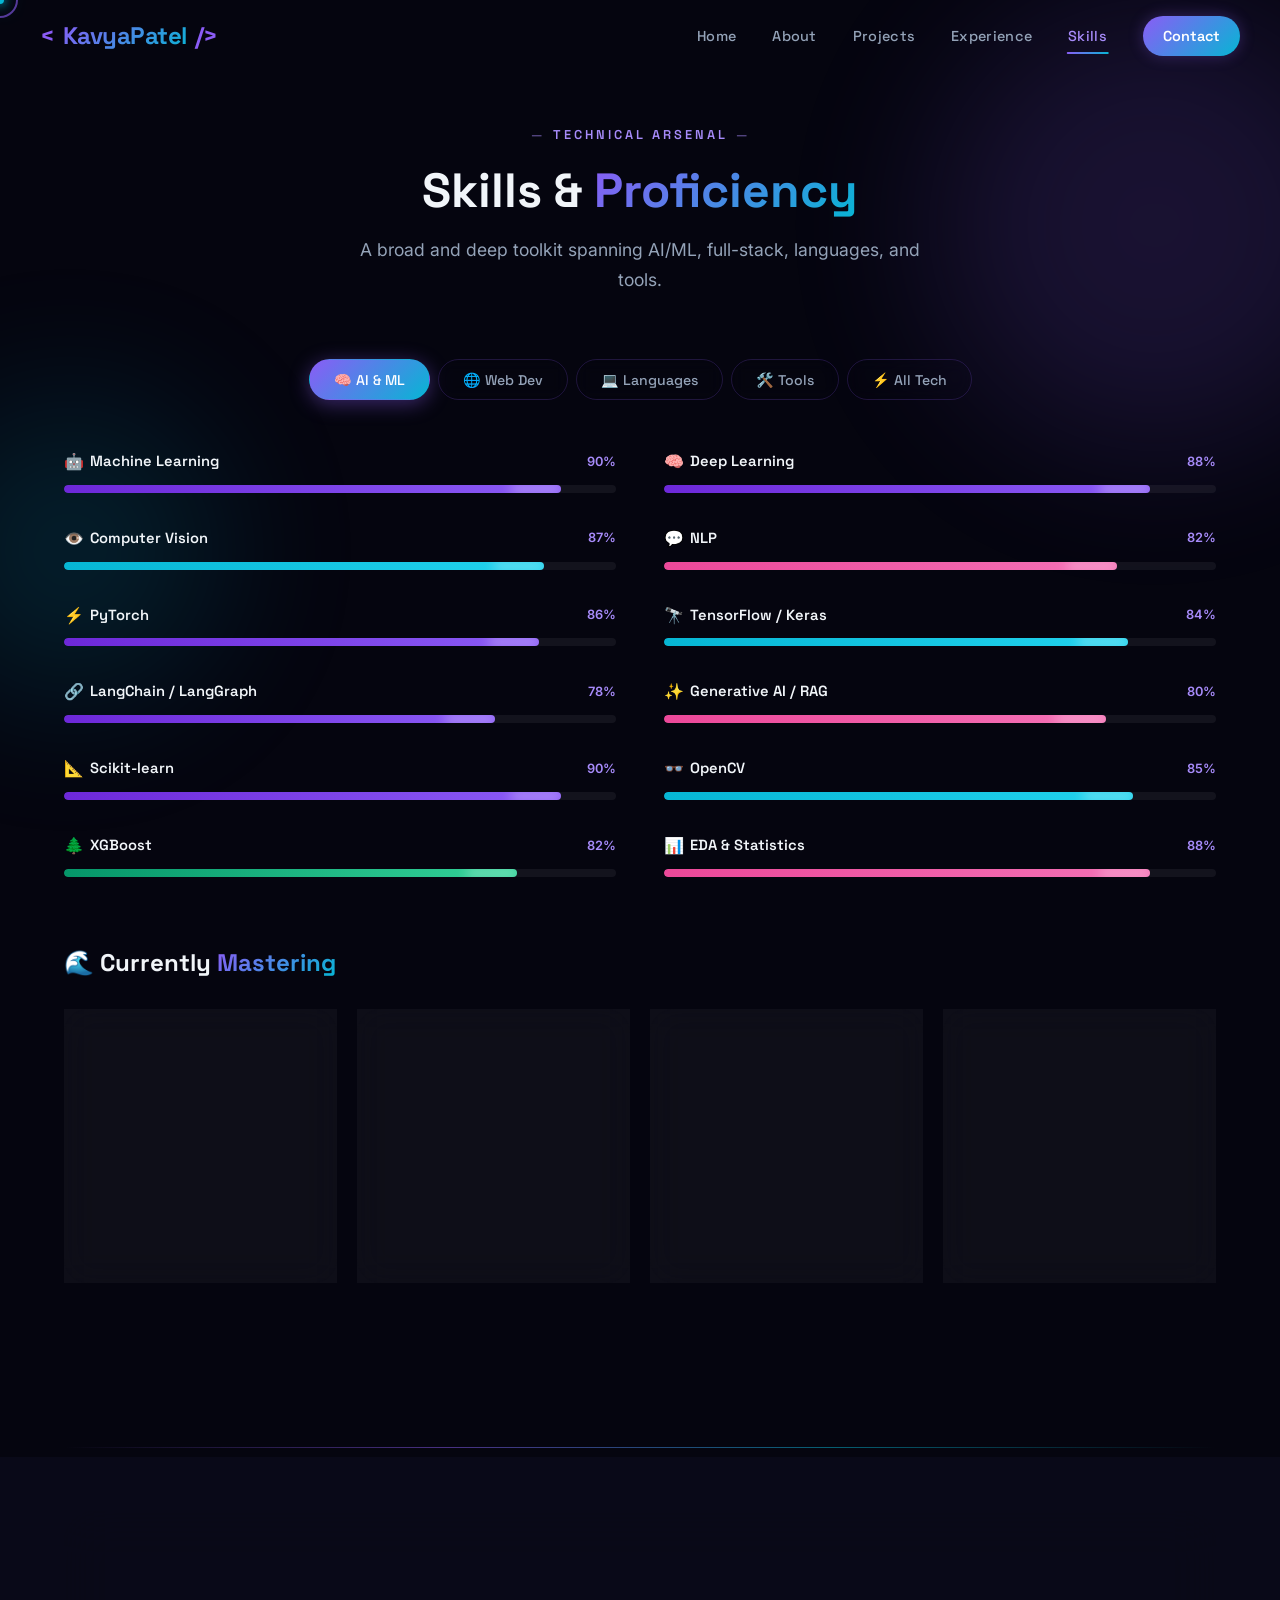
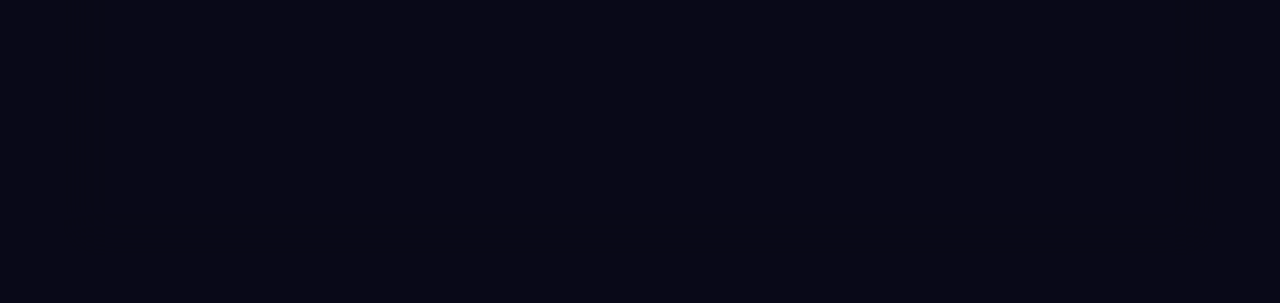
<file: skills.html>
<!DOCTYPE html>
<html lang="en">
<head>
  <meta charset="UTF-8" />
  <meta name="viewport" content="width=device-width, initial-scale=1.0" />
  <title>Skills — Kavya Patel</title>
  <meta name="description" content="Kavya Patel's technical skills: AI/ML, Python, Deep Learning, Computer Vision, Web Development, and more." />
  <link rel="preconnect" href="https://fonts.googleapis.com" />
  <link rel="preconnect" href="https://fonts.gstatic.com" crossorigin />
  <link href="https://fonts.googleapis.com/css2?family=Space+Grotesk:wght@300;400;500;600;700&family=Inter:wght@300;400;500;600&display=swap" rel="stylesheet" />
  <link rel="stylesheet" href="css/style.css" />
  <link rel="stylesheet" href="css/animations.css" />
  <link rel="stylesheet" href="css/pages/skills.css" />
</head>
<body>

<div class="page-transition"></div>
<div id="cursor-dot"></div>
<div id="cursor-ring"></div>

<!-- NAVBAR -->
<nav class="navbar">
  <div class="nav-container">
    <a href="index.html" class="nav-logo">
      <span class="logo-bracket">&lt;</span><span class="logo-name">KavyaPatel</span><span class="logo-bracket">/&gt;</span>
    </a>
    <div class="nav-links">
      <a href="index.html"      class="nav-link">Home</a>
      <a href="about.html"      class="nav-link">About</a>
      <a href="projects.html"   class="nav-link">Projects</a>
      <a href="experience.html" class="nav-link">Experience</a>
      <a href="skills.html"     class="nav-link active">Skills</a>
      <a href="contact.html"    class="nav-cta">Contact</a>
    </div>
    <button class="nav-hamburger" aria-label="Toggle menu"><span></span><span></span><span></span></button>
  </div>
</nav>
<div class="nav-mobile">
  <a href="index.html"      class="nav-link">Home</a>
  <a href="about.html"      class="nav-link">About</a>
  <a href="projects.html"   class="nav-link">Projects</a>
  <a href="experience.html" class="nav-link">Experience</a>
  <a href="skills.html"     class="nav-link active">Skills</a>
  <a href="contact.html"    class="nav-link">Contact</a>
</div>

<main>
<div class="skills-page section">

  <!-- Background orbs -->
  <div class="orb orb-purple" style="width:450px;height:450px;top:0;right:-100px;position:fixed;z-index:0;" aria-hidden="true"></div>
  <div class="orb orb-cyan"   style="width:300px;height:300px;bottom:200px;left:-80px;position:fixed;z-index:0;" aria-hidden="true"></div>

  <div class="container" style="position:relative;z-index:1;">

    <!-- Header -->
    <div class="section-header reveal">
      <span class="eyebrow">Technical Arsenal</span>
      <h1 class="section-title">Skills &amp; <span class="gradient-text">Proficiency</span></h1>
      <p class="section-subtitle" style="margin:0 auto;">
        A broad and deep toolkit spanning AI/ML, full-stack, languages, and tools.
      </p>
    </div>

    <!-- Tabs -->
    <div class="skills-tabs reveal" role="tablist" aria-label="Skill categories">
      <button class="skills-tab active" data-tab="aiml" role="tab" aria-selected="true">🧠 AI &amp; ML</button>
      <button class="skills-tab" data-tab="web"  role="tab" aria-selected="false">🌐 Web Dev</button>
      <button class="skills-tab" data-tab="lang" role="tab" aria-selected="false">💻 Languages</button>
      <button class="skills-tab" data-tab="tools" role="tab" aria-selected="false">🛠️ Tools</button>
      <button class="skills-tab" data-tab="icons" role="tab" aria-selected="false">⚡ All Tech</button>
    </div>

    <!-- ═══ Panel: AI/ML ════════════════════════════════════ -->
    <div class="skills-panel active" id="panel-aiml" role="tabpanel">
      <div class="skills-progress-list">

        <div class="skill-bar-item">
          <div class="skill-bar-label">
            <span class="skill-bar-name"><span class="skill-emoji">🤖</span> Machine Learning</span>
            <span class="skill-bar-pct">90%</span>
          </div>
          <div class="skill-bar-track">
            <div class="skill-bar-fill fill-purple" data-width="90%"></div>
          </div>
        </div>

        <div class="skill-bar-item">
          <div class="skill-bar-label">
            <span class="skill-bar-name"><span class="skill-emoji">🧠</span> Deep Learning</span>
            <span class="skill-bar-pct">88%</span>
          </div>
          <div class="skill-bar-track">
            <div class="skill-bar-fill fill-purple" data-width="88%"></div>
          </div>
        </div>

        <div class="skill-bar-item">
          <div class="skill-bar-label">
            <span class="skill-bar-name"><span class="skill-emoji">👁️</span> Computer Vision</span>
            <span class="skill-bar-pct">87%</span>
          </div>
          <div class="skill-bar-track">
            <div class="skill-bar-fill fill-cyan" data-width="87%"></div>
          </div>
        </div>

        <div class="skill-bar-item">
          <div class="skill-bar-label">
            <span class="skill-bar-name"><span class="skill-emoji">💬</span> NLP</span>
            <span class="skill-bar-pct">82%</span>
          </div>
          <div class="skill-bar-track">
            <div class="skill-bar-fill fill-pink" data-width="82%"></div>
          </div>
        </div>

        <div class="skill-bar-item">
          <div class="skill-bar-label">
            <span class="skill-bar-name"><span class="skill-emoji">⚡</span> PyTorch</span>
            <span class="skill-bar-pct">86%</span>
          </div>
          <div class="skill-bar-track">
            <div class="skill-bar-fill fill-purple" data-width="86%"></div>
          </div>
        </div>

        <div class="skill-bar-item">
          <div class="skill-bar-label">
            <span class="skill-bar-name"><span class="skill-emoji">🔭</span> TensorFlow / Keras</span>
            <span class="skill-bar-pct">84%</span>
          </div>
          <div class="skill-bar-track">
            <div class="skill-bar-fill fill-cyan" data-width="84%"></div>
          </div>
        </div>

        <div class="skill-bar-item">
          <div class="skill-bar-label">
            <span class="skill-bar-name"><span class="skill-emoji">🔗</span> LangChain / LangGraph</span>
            <span class="skill-bar-pct">78%</span>
          </div>
          <div class="skill-bar-track">
            <div class="skill-bar-fill fill-purple" data-width="78%"></div>
          </div>
        </div>

        <div class="skill-bar-item">
          <div class="skill-bar-label">
            <span class="skill-bar-name"><span class="skill-emoji">✨</span> Generative AI / RAG</span>
            <span class="skill-bar-pct">80%</span>
          </div>
          <div class="skill-bar-track">
            <div class="skill-bar-fill fill-pink" data-width="80%"></div>
          </div>
        </div>

        <div class="skill-bar-item">
          <div class="skill-bar-label">
            <span class="skill-bar-name"><span class="skill-emoji">📐</span> Scikit-learn</span>
            <span class="skill-bar-pct">90%</span>
          </div>
          <div class="skill-bar-track">
            <div class="skill-bar-fill fill-purple" data-width="90%"></div>
          </div>
        </div>

        <div class="skill-bar-item">
          <div class="skill-bar-label">
            <span class="skill-bar-name"><span class="skill-emoji">👓</span> OpenCV</span>
            <span class="skill-bar-pct">85%</span>
          </div>
          <div class="skill-bar-track">
            <div class="skill-bar-fill fill-cyan" data-width="85%"></div>
          </div>
        </div>

        <div class="skill-bar-item">
          <div class="skill-bar-label">
            <span class="skill-bar-name"><span class="skill-emoji">🌲</span> XGBoost</span>
            <span class="skill-bar-pct">82%</span>
          </div>
          <div class="skill-bar-track">
            <div class="skill-bar-fill fill-green" data-width="82%"></div>
          </div>
        </div>

        <div class="skill-bar-item">
          <div class="skill-bar-label">
            <span class="skill-bar-name"><span class="skill-emoji">📊</span> EDA &amp; Statistics</span>
            <span class="skill-bar-pct">88%</span>
          </div>
          <div class="skill-bar-track">
            <div class="skill-bar-fill fill-pink" data-width="88%"></div>
          </div>
        </div>

      </div>
    </div>

    <!-- ═══ Panel: Web Dev ═══════════════════════════════════ -->
    <div class="skills-panel" id="panel-web" role="tabpanel">
      <div class="skills-progress-list">

        <div class="skill-bar-item">
          <div class="skill-bar-label">
            <span class="skill-bar-name"><span class="skill-emoji">⚛️</span> React.js</span>
            <span class="skill-bar-pct">82%</span>
          </div>
          <div class="skill-bar-track">
            <div class="skill-bar-fill fill-cyan" data-width="82%"></div>
          </div>
        </div>

        <div class="skill-bar-item">
          <div class="skill-bar-label">
            <span class="skill-bar-name"><span class="skill-emoji">🌐</span> Node.js / Express.js</span>
            <span class="skill-bar-pct">83%</span>
          </div>
          <div class="skill-bar-track">
            <div class="skill-bar-fill fill-green" data-width="83%"></div>
          </div>
        </div>

        <div class="skill-bar-item">
          <div class="skill-bar-label">
            <span class="skill-bar-name"><span class="skill-emoji">🐍</span> Flask</span>
            <span class="skill-bar-pct">86%</span>
          </div>
          <div class="skill-bar-track">
            <div class="skill-bar-fill fill-purple" data-width="86%"></div>
          </div>
        </div>

        <div class="skill-bar-item">
          <div class="skill-bar-label">
            <span class="skill-bar-name"><span class="skill-emoji">🔌</span> REST APIs</span>
            <span class="skill-bar-pct">88%</span>
          </div>
          <div class="skill-bar-track">
            <div class="skill-bar-fill fill-pink" data-width="88%"></div>
          </div>
        </div>

        <div class="skill-bar-item">
          <div class="skill-bar-label">
            <span class="skill-bar-name"><span class="skill-emoji">🍃</span> MongoDB</span>
            <span class="skill-bar-pct">80%</span>
          </div>
          <div class="skill-bar-track">
            <div class="skill-bar-fill fill-green" data-width="80%"></div>
          </div>
        </div>

        <div class="skill-bar-item">
          <div class="skill-bar-label">
            <span class="skill-bar-name"><span class="skill-emoji">🗄️</span> MySQL</span>
            <span class="skill-bar-pct">82%</span>
          </div>
          <div class="skill-bar-track">
            <div class="skill-bar-fill fill-cyan" data-width="82%"></div>
          </div>
        </div>

        <div class="skill-bar-item">
          <div class="skill-bar-label">
            <span class="skill-bar-name"><span class="skill-emoji">🎨</span> HTML5 / CSS3</span>
            <span class="skill-bar-pct">90%</span>
          </div>
          <div class="skill-bar-track">
            <div class="skill-bar-fill fill-purple" data-width="90%"></div>
          </div>
        </div>

      </div>
    </div>

    <!-- ═══ Panel: Languages ═════════════════════════════════ -->
    <div class="skills-panel" id="panel-lang" role="tabpanel">
      <!-- Radial charts for languages -->
      <div class="radial-skills-grid">

        <!-- SVG Gradient defs (hidden) -->
        <svg width="0" height="0" style="position:absolute;" aria-hidden="true">
          <defs>
            <linearGradient id="purpleGrad" x1="0%" y1="0%" x2="100%" y2="0%">
              <stop offset="0%"   stop-color="#6d28d9"/>
              <stop offset="100%" stop-color="#8b5cf6"/>
            </linearGradient>
            <linearGradient id="cyanGrad" x1="0%" y1="0%" x2="100%" y2="0%">
              <stop offset="0%"   stop-color="#06b6d4"/>
              <stop offset="100%" stop-color="#22d3ee"/>
            </linearGradient>
            <linearGradient id="pinkGrad" x1="0%" y1="0%" x2="100%" y2="0%">
              <stop offset="0%"   stop-color="#be185d"/>
              <stop offset="100%" stop-color="#ec4899"/>
            </linearGradient>
          </defs>
        </svg>

        <div class="radial-skill">
          <div class="radial-chart">
            <svg viewBox="0 0 100 100">
              <circle class="radial-track" cx="50" cy="50" r="45"/>
              <circle class="radial-fill purple-stroke" cx="50" cy="50" r="45" data-pct="95"/>
            </svg>
            <div class="radial-label">
              <span class="radial-pct">95%</span>
            </div>
          </div>
          <div class="radial-name">🐍 Python</div>
        </div>

        <div class="radial-skill">
          <div class="radial-chart">
            <svg viewBox="0 0 100 100">
              <circle class="radial-track" cx="50" cy="50" r="45"/>
              <circle class="radial-fill cyan-stroke" cx="50" cy="50" r="45" data-pct="80"/>
            </svg>
            <div class="radial-label"><span class="radial-pct">80%</span></div>
          </div>
          <div class="radial-name">☕ Java</div>
        </div>

        <div class="radial-skill">
          <div class="radial-chart">
            <svg viewBox="0 0 100 100">
              <circle class="radial-track" cx="50" cy="50" r="45"/>
              <circle class="radial-fill pink-stroke" cx="50" cy="50" r="45" data-pct="75"/>
            </svg>
            <div class="radial-label"><span class="radial-pct">75%</span></div>
          </div>
          <div class="radial-name">⚡ C++</div>
        </div>

        <div class="radial-skill">
          <div class="radial-chart">
            <svg viewBox="0 0 100 100">
              <circle class="radial-track" cx="50" cy="50" r="45"/>
              <circle class="radial-fill purple-stroke" cx="50" cy="50" r="45" data-pct="72"/>
            </svg>
            <div class="radial-label"><span class="radial-pct">72%</span></div>
          </div>
          <div class="radial-name">🔧 C</div>
        </div>

        <div class="radial-skill">
          <div class="radial-chart">
            <svg viewBox="0 0 100 100">
              <circle class="radial-track" cx="50" cy="50" r="45"/>
              <circle class="radial-fill cyan-stroke" cx="50" cy="50" r="45" data-pct="82"/>
            </svg>
            <div class="radial-label"><span class="radial-pct">82%</span></div>
          </div>
          <div class="radial-name">🌐 JavaScript</div>
        </div>

        <div class="radial-skill">
          <div class="radial-chart">
            <svg viewBox="0 0 100 100">
              <circle class="radial-track" cx="50" cy="50" r="45"/>
              <circle class="radial-fill pink-stroke" cx="50" cy="50" r="45" data-pct="85"/>
            </svg>
            <div class="radial-label"><span class="radial-pct">85%</span></div>
          </div>
          <div class="radial-name">🗄️ SQL</div>
        </div>

        <div class="radial-skill">
          <div class="radial-chart">
            <svg viewBox="0 0 100 100">
              <circle class="radial-track" cx="50" cy="50" r="45"/>
              <circle class="radial-fill purple-stroke" cx="50" cy="50" r="45" data-pct="65"/>
            </svg>
            <div class="radial-label"><span class="radial-pct">65%</span></div>
          </div>
          <div class="radial-name">📊 R</div>
        </div>

      </div>
    </div>

    <!-- ═══ Panel: Tools ════════════════════════════════════ -->
    <div class="skills-panel" id="panel-tools" role="tabpanel">
      <div class="skills-progress-list">

        <div class="skill-bar-item">
          <div class="skill-bar-label">
            <span class="skill-bar-name"><span class="skill-emoji">🐼</span> Pandas / NumPy</span>
            <span class="skill-bar-pct">92%</span>
          </div>
          <div class="skill-bar-track">
            <div class="skill-bar-fill fill-purple" data-width="92%"></div>
          </div>
        </div>

        <div class="skill-bar-item">
          <div class="skill-bar-label">
            <span class="skill-bar-name"><span class="skill-emoji">🐳</span> Docker</span>
            <span class="skill-bar-pct">75%</span>
          </div>
          <div class="skill-bar-track">
            <div class="skill-bar-fill fill-cyan" data-width="75%"></div>
          </div>
        </div>

        <div class="skill-bar-item">
          <div class="skill-bar-label">
            <span class="skill-bar-name"><span class="skill-emoji">🔀</span> Git / GitHub</span>
            <span class="skill-bar-pct">88%</span>
          </div>
          <div class="skill-bar-track">
            <div class="skill-bar-fill fill-purple" data-width="88%"></div>
          </div>
        </div>

        <div class="skill-bar-item">
          <div class="skill-bar-label">
            <span class="skill-bar-name"><span class="skill-emoji">📊</span> Power BI</span>
            <span class="skill-bar-pct">78%</span>
          </div>
          <div class="skill-bar-track">
            <div class="skill-bar-fill fill-pink" data-width="78%"></div>
          </div>
        </div>

        <div class="skill-bar-item">
          <div class="skill-bar-label">
            <span class="skill-bar-name"><span class="skill-emoji">🔧</span> KNIME</span>
            <span class="skill-bar-pct">70%</span>
          </div>
          <div class="skill-bar-track">
            <div class="skill-bar-fill fill-green" data-width="70%"></div>
          </div>
        </div>

        <div class="skill-bar-item">
          <div class="skill-bar-label">
            <span class="skill-bar-name"><span class="skill-emoji">🤗</span> HuggingFace</span>
            <span class="skill-bar-pct">82%</span>
          </div>
          <div class="skill-bar-track">
            <div class="skill-bar-fill fill-purple" data-width="82%"></div>
          </div>
        </div>

      </div>

      <!-- Core concepts -->
      <div style="margin-top:3rem;">
        <h3 class="section-title" style="font-size:1.3rem;margin-bottom:1.5rem;">
          📐 Core CS <span class="gradient-text">Concepts</span>
        </h3>
        <div class="concepts-grid">
          <div class="concept-card"><span class="concept-icon">🌳</span> Data Structures</div>
          <div class="concept-card"><span class="concept-icon">⚡</span> Algorithms</div>
          <div class="concept-card"><span class="concept-icon">🏗️</span> OOP Principles</div>
          <div class="concept-card"><span class="concept-icon">🗄️</span> DBMS</div>
          <div class="concept-card"><span class="concept-icon">💻</span> Operating Systems</div>
          <div class="concept-card"><span class="concept-icon">🌐</span> Computer Networks</div>
          <div class="concept-card"><span class="concept-icon">🔐</span> Auth &amp; Security</div>
          <div class="concept-card"><span class="concept-icon">📐</span> System Design</div>
        </div>
      </div>
    </div>

    <!-- ═══ Panel: All Tech Icons ════════════════════════════ -->
    <div class="skills-panel" id="panel-icons" role="tabpanel">
      <div class="tech-icons-grid">
        <div class="tech-icon-card"><span class="tech-icon-emoji">🐍</span><span class="tech-icon-name">Python</span></div>
        <div class="tech-icon-card"><span class="tech-icon-emoji">☕</span><span class="tech-icon-name">Java</span></div>
        <div class="tech-icon-card"><span class="tech-icon-emoji">⚡</span><span class="tech-icon-name">C++</span></div>
        <div class="tech-icon-card"><span class="tech-icon-emoji">🌐</span><span class="tech-icon-name">JavaScript</span></div>
        <div class="tech-icon-card"><span class="tech-icon-emoji">🗄️</span><span class="tech-icon-name">SQL</span></div>
        <div class="tech-icon-card"><span class="tech-icon-emoji">🤖</span><span class="tech-icon-name">ML</span></div>
        <div class="tech-icon-card"><span class="tech-icon-emoji">🧠</span><span class="tech-icon-name">Deep Learning</span></div>
        <div class="tech-icon-card"><span class="tech-icon-emoji">👁️</span><span class="tech-icon-name">OpenCV</span></div>
        <div class="tech-icon-card"><span class="tech-icon-emoji">🔥</span><span class="tech-icon-name">PyTorch</span></div>
        <div class="tech-icon-card"><span class="tech-icon-emoji">🔭</span><span class="tech-icon-name">TensorFlow</span></div>
        <div class="tech-icon-card"><span class="tech-icon-emoji">🤗</span><span class="tech-icon-name">HuggingFace</span></div>
        <div class="tech-icon-card"><span class="tech-icon-emoji">📐</span><span class="tech-icon-name">Scikit-learn</span></div>
        <div class="tech-icon-card"><span class="tech-icon-emoji">⚛️</span><span class="tech-icon-name">React.js</span></div>
        <div class="tech-icon-card"><span class="tech-icon-emoji">🌿</span><span class="tech-icon-name">Node.js</span></div>
        <div class="tech-icon-card"><span class="tech-icon-emoji">🛤️</span><span class="tech-icon-name">Express.js</span></div>
        <div class="tech-icon-card"><span class="tech-icon-emoji">🐍</span><span class="tech-icon-name">Flask</span></div>
        <div class="tech-icon-card"><span class="tech-icon-emoji">🍃</span><span class="tech-icon-name">MongoDB</span></div>
        <div class="tech-icon-card"><span class="tech-icon-emoji">🐬</span><span class="tech-icon-name">MySQL</span></div>
        <div class="tech-icon-card"><span class="tech-icon-emoji">🐳</span><span class="tech-icon-name">Docker</span></div>
        <div class="tech-icon-card"><span class="tech-icon-emoji">🔀</span><span class="tech-icon-name">Git</span></div>
        <div class="tech-icon-card"><span class="tech-icon-emoji">🐼</span><span class="tech-icon-name">Pandas</span></div>
        <div class="tech-icon-card"><span class="tech-icon-emoji">🔢</span><span class="tech-icon-name">NumPy</span></div>
        <div class="tech-icon-card"><span class="tech-icon-emoji">📊</span><span class="tech-icon-name">Power BI</span></div>
        <div class="tech-icon-card"><span class="tech-icon-emoji">🔗</span><span class="tech-icon-name">LangChain</span></div>
        <div class="tech-icon-card"><span class="tech-icon-emoji">🕸️</span><span class="tech-icon-name">LangGraph</span></div>
        <div class="tech-icon-card"><span class="tech-icon-emoji">🌲</span><span class="tech-icon-name">XGBoost</span></div>
        <div class="tech-icon-card"><span class="tech-icon-emoji">💬</span><span class="tech-icon-name">NLP</span></div>
        <div class="tech-icon-card"><span class="tech-icon-emoji">✨</span><span class="tech-icon-name">Gen AI</span></div>
        <div class="tech-icon-card"><span class="tech-icon-emoji">🔧</span><span class="tech-icon-name">KNIME</span></div>
        <div class="tech-icon-card"><span class="tech-icon-emoji">📈</span><span class="tech-icon-name">R</span></div>
      </div>
    </div>

    <!-- Currently Mastering -->
    <div class="section" style="padding-top:4rem;padding-bottom:4rem;">
      <h2 class="section-title reveal" style="font-size:1.5rem;margin-bottom:2rem;">
        🌊 Currently <span class="gradient-text">Mastering</span>
      </h2>
      <div class="mastering-cards">
        <div class="mastering-card reveal" style="--progress:75%;">
          <div class="mastering-top">
            <span class="mastering-emoji">🕸️</span>
            <span class="mastering-name">Multi-Agent AI Systems</span>
          </div>
          <p class="mastering-desc">Orchestrating complex LangGraph agent pipelines with tool use, planning, and memory for domain-specific AI applications.</p>
          <div class="mastering-status">Active Research</div>
        </div>
        <div class="mastering-card reveal" style="--progress:60%;">
          <div class="mastering-top">
            <span class="mastering-emoji">⚙️</span>
            <span class="mastering-name">MLOps &amp; Deployment</span>
          </div>
          <p class="mastering-desc">Model serving, monitoring, CI/CD pipelines, and production ML systems with Docker and cloud platforms.</p>
          <div class="mastering-status">In Progress</div>
        </div>
        <div class="mastering-card reveal" style="--progress:50%;">
          <div class="mastering-top">
            <span class="mastering-emoji">🔭</span>
            <span class="mastering-name">Vision-Language Models</span>
          </div>
          <p class="mastering-desc">Fine-tuning and deploying multimodal foundation models for specialised vision-language tasks.</p>
          <div class="mastering-status">Exploring</div>
        </div>
        <div class="mastering-card reveal" style="--progress:65%;">
          <div class="mastering-top">
            <span class="mastering-emoji">📐</span>
            <span class="mastering-name">System Design</span>
          </div>
          <p class="mastering-desc">Scalable distributed system architectures, design patterns, and high-level ML platform design.</p>
          <div class="mastering-status">Deepening</div>
        </div>
      </div>
    </div>

  </div>
</div>
</main>

<!-- ════════════════════════════════════════════════════════
     REDESIGNED CENTERED GLASSMORPHIC FOOTER
     ════════════════════════════════════════════════════════ -->
<footer class="footer" role="contentinfo">
  <div class="container">
    <div class="footer-glass-card">
      <div class="footer-top">
        <a href="index.html" class="nav-logo" aria-label="Kavya Patel home">
          <span class="logo-bracket">&lt;</span>
          <span class="logo-name">KavyaPatel</span>
          <span class="logo-bracket">/&gt;</span>
        </a>
        <p class="footer-tagline">
          Building end-to-end multimodal AI systems, high-concurrency architectures, and production-grade full-stack solutions.
        </p>
      </div>

      <div class="footer-nav">
        <a href="index.html" class="footer-nav-link">Home</a>
        <a href="about.html" class="footer-nav-link">About</a>
        <a href="projects.html" class="footer-nav-link">Projects</a>
        <a href="experience.html" class="footer-nav-link">Experience</a>
        <a href="skills.html" class="footer-nav-link">Skills</a>
        <a href="contact.html" class="footer-nav-link">Contact</a>
      </div>

      <div class="footer-social-row">
        <a href="https://github.com/KavyaPatel83" target="_blank" rel="noopener" class="social-btn social-gh" aria-label="GitHub">
          <svg class="icon-svg" viewBox="0 0 24 24" fill="none" stroke="currentColor"><path d="M9 19c-5 1.5-5-2.5-7-3m14 6v-3.87a3.37 3.37 0 0 0-.94-2.61c3.14-.35 6.44-1.54 6.44-7A5.44 5.44 0 0 0 20 4.77 5.07 5.07 0 0 0 19.91 1S18.73.65 16 2.48a13.38 13.38 0 0 0-7 0C6.27.65 5.09 1 5.09 1A5.07 5.07 0 0 0 5 4.77a5.44 5.44 0 0 0-1.5 3.78c0 5.42 3.3 6.61 6.44 7A3.37 3.37 0 0 0 9 18.13V22"></path></svg>
        </a>
        <a href="https://linkedin.com/in/patel-kavya" target="_blank" rel="noopener" class="social-btn social-li" aria-label="LinkedIn">
          <svg class="icon-svg" viewBox="0 0 24 24" fill="none" stroke="currentColor"><path d="M16 8a6 6 0 0 1 6 6v7h-4v-7a2 2 0 0 0-2-2 2 2 0 0 0-2 2v7h-4v-7a6 6 0 0 1 6-6z"></path><rect x="2" y="9" width="4" height="12"></rect><circle cx="4" cy="4" r="2"></circle></svg>
        </a>
        <a href="mailto:patelkavya8306@gmail.com" class="social-btn social-mail" aria-label="Email">
          <svg class="icon-svg" viewBox="0 0 24 24" fill="none" stroke="currentColor"><path d="M4 4h16c1.1 0 2 .9 2 2v12c0 1.1-.9 2-2 2H4c-1.1 0-2-.9-2-2V6c0-1.1.9-2 2-2z"></path><polyline points="22,6 12,13 2,6"></polyline></svg>
        </a>
        <a href="https://wa.me/919104153824?text=Hi%20Kavya%2C%20I%20saw%20your%20portfolio%20and%20would%20love%20to%20connect!" target="_blank" rel="noopener" class="social-btn social-wa" aria-label="WhatsApp">
          <svg class="icon-svg" viewBox="0 0 24 24" fill="none" stroke="currentColor"><path d="M21 11.5a8.38 8.38 0 0 1-.9 3.8 8.5 8.5 0 0 1-7.6 4.7 8.38 8.38 0 0 1-3.8-.9L3 21l1.9-5.7a8.38 8.38 0 0 1-.9-3.8 8.5 8.5 0 0 1 4.7-7.6 8.38 8.38 0 0 1 3.8-.9h.5a8.48 8.48 0 0 1 8 8v.5z"></path></svg>
        </a>
        <a href="tel:+919104153824" class="social-btn social-phone" aria-label="Phone">
          <svg class="icon-svg" viewBox="0 0 24 24" fill="none" stroke="currentColor"><path d="M22 16.92v3a2 2 0 0 1-2.18 2 19.79 19.79 0 0 1-8.63-3.07 19.5 19.5 0 0 1-6-6 19.79 19.79 0 0 1-3.07-8.67A2 2 0 0 1 4.11 2h3a2 2 0 0 1 2 1.72 12.84 12.84 0 0 0 .7 2.81 2 2 0 0 1-.45 2.11L8.09 9.91a16 16 0 0 0 6 6l1.27-1.27a2 2 0 0 1 2.11-.45 12.84 12.84 0 0 0 2.81.7A2 2 0 0 1 22 16.92z"></path></svg>
        </a>
      </div>
    </div>
  </div>
</footer>

<button class="scroll-top" aria-label="Scroll to top">↑</button>
<script src="js/main.js"></script>
<script src="js/animations.js"></script>
<script src="js/pages/skills.js"></script>
</body>
</html>
</file>
<file: css/style.css>
/* ============================================================
   GLOBAL STYLES — Kavya Patel Portfolio
   style.css — variables, reset, navbar, footer, utilities
   ============================================================ */

@import url('https://fonts.googleapis.com/css2?family=Space+Grotesk:wght@300;400;500;600;700&family=Inter:wght@300;400;500;600&display=swap');

/* ── Custom Properties ───────────────────────────────────── */
:root {
  /* Colors */
  --bg-primary:    #05050f;
  --bg-secondary:  #0a0a1f;
  --bg-card:       rgba(255, 255, 255, 0.04);
  --bg-card-hover: rgba(255, 255, 255, 0.08);

  --purple:        #8b5cf6;
  --purple-light:  #a78bfa;
  --purple-dark:   #6d28d9;
  --cyan:          #06b6d4;
  --cyan-light:    #22d3ee;
  --pink:          #ec4899;
  --pink-light:    #f472b6;

  --text-primary:  #f1f5f9;
  --text-secondary:#94a3b8;
  --text-muted:    #64748b;

  --border:        rgba(139, 92, 246, 0.2);
  --border-hover:  rgba(139, 92, 246, 0.5);

  --glow-purple:   0 0 20px rgba(139, 92, 246, 0.4);
  --glow-cyan:     0 0 20px rgba(6, 182, 212, 0.4);
  --glow-pink:     0 0 20px rgba(236, 72, 153, 0.4);

  --gradient-main: linear-gradient(135deg, var(--purple), var(--cyan));
  --gradient-alt:  linear-gradient(135deg, var(--pink), var(--purple));
  --gradient-tri:  linear-gradient(135deg, var(--purple), var(--pink), var(--cyan));

  /* Fonts */
  --font-heading: 'Space Grotesk', sans-serif;
  --font-body:    'Inter', sans-serif;

  /* Spacing */
  --nav-height: 72px;
  --section-pad: 100px;

  /* Border radius */
  --radius-sm:  8px;
  --radius-md:  16px;
  --radius-lg:  24px;
  --radius-xl:  32px;

  /* Transitions */
  --transition-fast:   0.2s ease;
  --transition-normal: 0.35s ease;
  --transition-slow:   0.6s ease;
}

/* ── Reset & Base ────────────────────────────────────────── */
*, *::before, *::after {
  margin: 0;
  padding: 0;
  box-sizing: border-box;
}

html {
  scroll-behavior: smooth;
  font-size: 16px;
  -webkit-font-smoothing: antialiased;
  -moz-osx-font-smoothing: grayscale;
}

body {
  background-color: var(--bg-primary);
  color: var(--text-primary);
  font-family: var(--font-body);
  line-height: 1.7;
  min-height: 100vh;
  overflow-x: hidden;
  cursor: none;
}

a {
  color: inherit;
  text-decoration: none;
}

img { max-width: 100%; display: block; }

ul, ol { list-style: none; }

button, input, textarea, select {
  font-family: inherit;
  font-size: inherit;
}

/* ── Custom Cursor ───────────────────────────────────────── */
#cursor-dot,
#cursor-ring {
  position: fixed;
  top: 0; left: 0;
  pointer-events: none;
  z-index: 99999;
  transform: translate(-50%, -50%);
  transition: opacity var(--transition-fast);
}

#cursor-dot {
  width: 8px;
  height: 8px;
  background: var(--cyan);
  border-radius: 50%;
  box-shadow: 0 0 10px var(--cyan), 0 0 20px var(--cyan);
  transition: transform 0.1s ease, background 0.2s ease;
}

#cursor-ring {
  width: 36px;
  height: 36px;
  border: 2px solid rgba(139, 92, 246, 0.6);
  border-radius: 50%;
  transition: transform 0.15s ease, border-color 0.3s ease, width 0.3s ease, height 0.3s ease;
}

body:has(a:hover) #cursor-ring,
body:has(button:hover) #cursor-ring {
  width: 56px;
  height: 56px;
  border-color: var(--pink);
}

/* ── Scrollbar ───────────────────────────────────────────── */
::-webkit-scrollbar { width: 6px; }
::-webkit-scrollbar-track { background: var(--bg-primary); }
::-webkit-scrollbar-thumb {
  background: linear-gradient(var(--purple), var(--cyan));
  border-radius: 3px;
}

/* ── Selection ───────────────────────────────────────────── */
::selection {
  background: rgba(139, 92, 246, 0.3);
  color: var(--text-primary);
}

/* ── Typography ──────────────────────────────────────────── */
h1, h2, h3, h4, h5, h6 {
  font-family: var(--font-heading);
  font-weight: 700;
  line-height: 1.2;
}

.section-title {
  font-size: clamp(2rem, 5vw, 3rem);
  font-family: var(--font-heading);
  font-weight: 700;
  margin-bottom: 1rem;
  position: relative;
}

.section-title .gradient-text {
  background: var(--gradient-main);
  -webkit-background-clip: text;
  -webkit-text-fill-color: transparent;
  background-clip: text;
}

.section-subtitle {
  font-size: 1.1rem;
  color: var(--text-secondary);
  max-width: 600px;
}

.gradient-text {
  background: var(--gradient-main);
  -webkit-background-clip: text;
  -webkit-text-fill-color: transparent;
  background-clip: text;
}

.gradient-text-alt {
  background: var(--gradient-alt);
  -webkit-background-clip: text;
  -webkit-text-fill-color: transparent;
  background-clip: text;
}

/* ── Buttons ─────────────────────────────────────────────── */
.btn {
  display: inline-flex;
  align-items: center;
  gap: 0.5rem;
  padding: 0.75rem 1.75rem;
  border-radius: 50px;
  font-family: var(--font-heading);
  font-weight: 600;
  font-size: 0.95rem;
  cursor: pointer;
  border: none;
  transition: all var(--transition-normal);
  position: relative;
  overflow: hidden;
  white-space: nowrap;
}

.btn::before {
  content: '';
  position: absolute;
  inset: 0;
  background: rgba(255,255,255,0.1);
  opacity: 0;
  transition: opacity var(--transition-fast);
}

.btn:hover::before { opacity: 1; }

.btn-primary {
  background: var(--gradient-main);
  color: #fff;
  box-shadow: 0 0 25px rgba(139, 92, 246, 0.4);
}

.btn-primary:hover {
  transform: translateY(-3px);
  box-shadow: 0 8px 30px rgba(139, 92, 246, 0.6);
}

.btn-outline {
  background: transparent;
  color: var(--text-primary);
  border: 1.5px solid var(--border);
  backdrop-filter: blur(10px);
}

.btn-outline:hover {
  border-color: var(--purple);
  box-shadow: var(--glow-purple);
  transform: translateY(-3px);
}

.btn-sm {
  padding: 0.5rem 1.25rem;
  font-size: 0.85rem;
}

/* ── Cards ───────────────────────────────────────────────── */
.card {
  background: var(--bg-card);
  border: 1px solid var(--border);
  border-radius: var(--radius-lg);
  backdrop-filter: blur(16px);
  -webkit-backdrop-filter: blur(16px);
  transition: all var(--transition-normal);
  will-change: transform;
}

.card:hover {
  background: var(--bg-card-hover);
  border-color: var(--border-hover);
  transform: translateY(-6px);
  box-shadow: 0 20px 60px rgba(139, 92, 246, 0.15);
}

/* ── Badge / Tag ─────────────────────────────────────────── */
.tag {
  display: inline-flex;
  align-items: center;
  padding: 0.3rem 0.8rem;
  border-radius: 20px;
  font-size: 0.78rem;
  font-weight: 500;
  font-family: var(--font-heading);
  transition: all var(--transition-fast);
}

.tag-purple {
  background: rgba(139, 92, 246, 0.15);
  color: var(--purple-light);
  border: 1px solid rgba(139, 92, 246, 0.3);
}

.tag-cyan {
  background: rgba(6, 182, 212, 0.15);
  color: var(--cyan-light);
  border: 1px solid rgba(6, 182, 212, 0.3);
}

.tag-pink {
  background: rgba(236, 72, 153, 0.15);
  color: var(--pink-light);
  border: 1px solid rgba(236, 72, 153, 0.3);
}

.tag:hover {
  box-shadow: 0 0 10px currentColor;
  transform: translateY(-1px);
}

/* ── Section Wrapper ─────────────────────────────────────── */
.section {
  padding: var(--section-pad) 0;
  position: relative;
}

.container {
  max-width: 1200px;
  margin: 0 auto;
  padding: 0 1.5rem;
}

/* ── Divider ─────────────────────────────────────────────── */
.divider {
  height: 1px;
  background: linear-gradient(to right, transparent, var(--purple), transparent);
  margin: 2rem 0;
  opacity: 0.4;
}

/* ═══════════════════════════════════════════════════════════
   NAVBAR
   ═══════════════════════════════════════════════════════════ */
.navbar {
  position: fixed;
  top: 0;
  left: 0;
  right: 0;
  z-index: 1000;
  height: var(--nav-height);
  display: flex;
  align-items: center;
  padding: 0 1.5rem;
  transition: all var(--transition-normal);
}

.navbar.scrolled {
  background: rgba(5, 5, 15, 0.85);
  backdrop-filter: blur(20px);
  -webkit-backdrop-filter: blur(20px);
  border-bottom: 1px solid var(--border);
  box-shadow: 0 4px 30px rgba(0,0,0,0.3);
}

.nav-container {
  max-width: 1200px;
  margin: 0 auto;
  width: 100%;
  display: flex;
  align-items: center;
  justify-content: space-between;
}

.nav-logo {
  font-family: var(--font-heading);
  font-weight: 700;
  font-size: 1.5rem;
  display: flex;
  align-items: center;
  gap: 0.5rem;
  letter-spacing: -0.5px;
  cursor: pointer;
}

.nav-logo .logo-bracket {
  color: var(--purple);
}

.nav-logo .logo-name {
  background: var(--gradient-main);
  -webkit-background-clip: text;
  -webkit-text-fill-color: transparent;
  background-clip: text;
}

.nav-links {
  display: flex;
  align-items: center;
  gap: 0.25rem;
}

.nav-link {
  position: relative;
  padding: 0.5rem 1rem;
  border-radius: 8px;
  font-family: var(--font-heading);
  font-weight: 500;
  font-size: 0.9rem;
  color: var(--text-secondary);
  transition: all var(--transition-fast);
  letter-spacing: 0.3px;
}

.nav-link::after {
  content: '';
  position: absolute;
  bottom: 2px;
  left: 50%;
  transform: translateX(-50%);
  width: 0;
  height: 2px;
  background: var(--gradient-main);
  border-radius: 1px;
  transition: width var(--transition-normal);
}

.nav-link:hover,
.nav-link.active {
  color: var(--text-primary);
}

.nav-link:hover::after,
.nav-link.active::after {
  width: 60%;
}

.nav-link.active {
  color: var(--purple-light);
}

.nav-cta {
  margin-left: 1rem;
  padding: 0.5rem 1.25rem;
  background: var(--gradient-main);
  border-radius: 50px;
  font-family: var(--font-heading);
  font-weight: 600;
  font-size: 0.9rem;
  color: #fff;
  transition: all var(--transition-normal);
  box-shadow: 0 0 15px rgba(139, 92, 246, 0.3);
}

.nav-cta:hover {
  transform: translateY(-2px);
  box-shadow: 0 6px 20px rgba(139, 92, 246, 0.5);
}

/* Hamburger */
.nav-hamburger {
  display: none;
  flex-direction: column;
  gap: 5px;
  cursor: pointer;
  padding: 4px;
  z-index: 10;
}

.nav-hamburger span {
  display: block;
  width: 24px;
  height: 2px;
  background: var(--text-primary);
  border-radius: 2px;
  transition: all var(--transition-fast);
}

.nav-hamburger.open span:nth-child(1) {
  transform: translateY(7px) rotate(45deg);
}
.nav-hamburger.open span:nth-child(2) { opacity: 0; }
.nav-hamburger.open span:nth-child(3) {
  transform: translateY(-7px) rotate(-45deg);
}

/* Mobile nav */
.nav-mobile {
  display: none;
  position: fixed;
  inset: 0;
  background: rgba(5, 5, 15, 0.97);
  backdrop-filter: blur(20px);
  z-index: 999;
  flex-direction: column;
  align-items: center;
  justify-content: center;
  gap: 2rem;
  opacity: 0;
  pointer-events: none;
  transition: opacity var(--transition-normal);
}

.nav-mobile.open {
  opacity: 1;
  pointer-events: all;
}

.nav-mobile .nav-link {
  font-size: 1.5rem;
  padding: 0.75rem 2rem;
}

/* ── SVG Icons ───────────────────────────────────────────── */
.icon-svg {
  width: 1.25rem;
  height: 1.25rem;
  display: inline-block;
  vertical-align: middle;
  stroke-width: 2;
  flex-shrink: 0;
  transition: all var(--transition-fast);
}

.icon-svg-sm {
  width: 1rem;
  height: 1rem;
  stroke-width: 2;
}

.icon-svg-lg {
  width: 1.75rem;
  height: 1.75rem;
  stroke-width: 1.8;
}

/* ═══════════════════════════════════════════════════════════
   MODERN GLASSMORPHIС FOOTER (Redesigned & Centered)
   ═══════════════════════════════════════════════════════════ */
.footer {
  background: var(--bg-primary);
  padding: 4rem 0 3rem;
  position: relative;
  overflow: hidden;
}

.footer::before {
  content: '';
  position: absolute;
  top: 0;
  left: 5%;
  right: 5%;
  height: 1px;
  background: linear-gradient(90deg, transparent, rgba(139, 92, 246, 0.5), rgba(6, 182, 212, 0.5), transparent);
}

.footer-glass-card {
  background: rgba(13, 13, 30, 0.65);
  border: 1px solid rgba(139, 92, 246, 0.22);
  border-radius: var(--radius-xl);
  backdrop-filter: blur(24px);
  -webkit-backdrop-filter: blur(24px);
  padding: 3.25rem 2.5rem;
  text-align: center;
  box-shadow: 0 15px 45px rgba(0, 0, 0, 0.45), inset 0 1px 0 rgba(255, 255, 255, 0.08);
  display: flex;
  flex-direction: column;
  align-items: center;
  gap: 2rem;
  position: relative;
  overflow: hidden;
}

.footer-glass-card::before {
  content: '';
  position: absolute;
  top: -50%;
  left: -50%;
  width: 200%;
  height: 200%;
  background: radial-gradient(circle at 50% 10%, rgba(139, 92, 246, 0.12), transparent 55%);
  pointer-events: none;
}

.footer-top {
  display: flex;
  flex-direction: column;
  align-items: center;
  gap: 0.75rem;
  max-width: 620px;
  position: relative;
  z-index: 1;
}

.footer-top .nav-logo {
  font-size: 1.5rem;
}

.footer-tagline {
  color: var(--text-secondary);
  font-size: 0.95rem;
  line-height: 1.65;
}

.footer-nav {
  display: flex;
  flex-wrap: wrap;
  justify-content: center;
  gap: 1.25rem 2.25rem;
  position: relative;
  z-index: 1;
}

.footer-nav-link {
  color: var(--text-secondary);
  font-size: 0.92rem;
  font-weight: 500;
  font-family: var(--font-heading);
  transition: all var(--transition-fast);
  position: relative;
}

.footer-nav-link:hover {
  color: var(--cyan-light);
  text-shadow: 0 0 14px rgba(6, 182, 212, 0.7);
  transform: translateY(-2px);
}

.footer-social-row {
  display: flex;
  justify-content: center;
  align-items: center;
  gap: 1rem;
  flex-wrap: wrap;
  position: relative;
  z-index: 1;
}

.social-btn {
  width: 46px;
  height: 46px;
  display: inline-flex;
  align-items: center;
  justify-content: center;
  border-radius: 50%;
  background: rgba(255, 255, 255, 0.04);
  border: 1px solid var(--border);
  color: var(--text-primary);
  font-size: 1.1rem;
  transition: all var(--transition-normal);
  cursor: pointer;
  text-decoration: none;
}

.social-btn:hover {
  border-color: var(--purple-light);
  color: #ffffff;
  box-shadow: 0 0 20px rgba(139, 92, 246, 0.5);
  transform: translateY(-4px) scale(1.06);
}

.social-btn.social-gh:hover {
  border-color: #ffffff;
  box-shadow: 0 0 20px rgba(255, 255, 255, 0.4);
  color: #ffffff;
}

.social-btn.social-li:hover {
  border-color: #0a66c2;
  box-shadow: 0 0 20px rgba(10, 102, 194, 0.5);
  color: #38bdf8;
}

.social-btn.social-mail:hover {
  border-color: var(--cyan-light);
  box-shadow: 0 0 20px rgba(6, 182, 212, 0.5);
  color: var(--cyan-light);
}

.social-btn.social-wa:hover {
  border-color: #25D366;
  box-shadow: 0 0 20px rgba(37, 211, 102, 0.5);
  color: #25D366;
}

.social-btn.social-phone:hover {
  border-color: var(--pink-light);
  box-shadow: 0 0 20px rgba(236, 72, 153, 0.5);
  color: var(--pink-light);
}

.footer-meta-pill {
  display: inline-flex;
  align-items: center;
  gap: 0.65rem;
  padding: 0.5rem 1.4rem;
  border-radius: 50px;
  background: rgba(16, 185, 129, 0.08);
  border: 1px solid rgba(16, 185, 129, 0.28);
  color: #34d399;
  font-size: 0.84rem;
  font-weight: 500;
  font-family: var(--font-heading);
  position: relative;
  z-index: 1;
}

.status-indicator-dot {
  width: 8px;
  height: 8px;
  border-radius: 50%;
  background: #10b981;
  box-shadow: 0 0 10px #10b981;
  animation: glowPulseCyan 2s ease infinite;
}

/* ═══════════════════════════════════════════════════════════
   TOAST NOTIFICATION COMPONENT
   ═══════════════════════════════════════════════════════════ */
.toast-container {
  position: fixed;
  bottom: 2.5rem;
  left: 50%;
  transform: translateX(-50%);
  z-index: 9999;
  display: flex;
  flex-direction: column;
  gap: 0.5rem;
  pointer-events: none;
}

.toast-item {
  background: rgba(15, 15, 35, 0.95);
  border: 1px solid var(--purple-light);
  box-shadow: 0 10px 30px rgba(139, 92, 246, 0.4), 0 0 15px rgba(6, 182, 212, 0.3);
  color: white;
  padding: 0.75rem 1.6rem;
  border-radius: 50px;
  font-size: 0.9rem;
  font-weight: 500;
  display: flex;
  align-items: center;
  gap: 0.65rem;
  backdrop-filter: blur(14px);
  -webkit-backdrop-filter: blur(14px);
  animation: toastPop 0.3s cubic-bezier(0.175, 0.885, 0.32, 1.275) forwards;
}

@keyframes toastPop {
  from { opacity: 0; transform: translateY(20px) scale(0.9); }
  to { opacity: 1; transform: translateY(0) scale(1); }
}

/* ═══════════════════════════════════════════════════════════
   SCROLL TO TOP
   ═══════════════════════════════════════════════════════════ */
.scroll-top {
  position: fixed;
  bottom: 2rem;
  right: 2rem;
  width: 46px;
  height: 46px;
  background: var(--gradient-main);
  border-radius: 50%;
  display: flex;
  align-items: center;
  justify-content: center;
  cursor: pointer;
  z-index: 500;
  opacity: 0;
  pointer-events: none;
  transform: translateY(20px);
  transition: all var(--transition-normal);
  box-shadow: 0 4px 20px rgba(139, 92, 246, 0.4);
  font-size: 1.1rem;
  border: none;
  color: white;
}

.scroll-top.visible {
  opacity: 1;
  pointer-events: all;
  transform: translateY(0);
}

.scroll-top:hover {
  transform: translateY(-4px);
  box-shadow: 0 8px 25px rgba(139, 92, 246, 0.6);
}

/* ═══════════════════════════════════════════════════════════
   PAGE TRANSITION OVERLAY
   ═══════════════════════════════════════════════════════════ */
.page-transition {
  position: fixed;
  inset: 0;
  background: var(--bg-primary);
  z-index: 9000;
  opacity: 0;
  pointer-events: none;
  transition: opacity 0.3s ease;
}

.page-transition.active {
  opacity: 1;
  pointer-events: all;
}

/* ═══════════════════════════════════════════════════════════
   BACKGROUND ORBS (global ambient glows)
   ═══════════════════════════════════════════════════════════ */
.orb {
  position: absolute;
  border-radius: 50%;
  filter: blur(80px);
  opacity: 0.15;
  pointer-events: none;
  animation: orbFloat 8s ease-in-out infinite;
  will-change: transform;
}

.orb-purple { background: var(--purple); }
.orb-cyan   { background: var(--cyan); }
.orb-pink   { background: var(--pink); }

@keyframes orbFloat {
  0%, 100% { transform: translateY(0) scale(1); }
  33%       { transform: translateY(-20px) scale(1.05); }
  66%       { transform: translateY(10px) scale(0.95); }
}

/* ═══════════════════════════════════════════════════════════
   SECTION HEADER (reusable)
   ═══════════════════════════════════════════════════════════ */
.section-header {
  text-align: center;
  margin-bottom: 4rem;
}

.section-header .eyebrow {
  display: inline-block;
  font-family: var(--font-heading);
  font-size: 0.8rem;
  font-weight: 600;
  letter-spacing: 3px;
  text-transform: uppercase;
  color: var(--purple-light);
  margin-bottom: 1rem;
  position: relative;
}

.section-header .eyebrow::before,
.section-header .eyebrow::after {
  content: '—';
  margin: 0 0.5rem;
  opacity: 0.5;
}

/* ═══════════════════════════════════════════════════════════
   UTILITY
   ═══════════════════════════════════════════════════════════ */
.text-center  { text-align: center; }
.text-purple  { color: var(--purple-light); }
.text-cyan    { color: var(--cyan-light); }
.text-pink    { color: var(--pink-light); }
.text-muted   { color: var(--text-muted); }
.text-secondary { color: var(--text-secondary); }

.flex        { display: flex; }
.flex-center { display: flex; align-items: center; justify-content: center; }
.flex-between{ display: flex; align-items: center; justify-content: space-between; }
.gap-1       { gap: 0.5rem; }
.gap-2       { gap: 1rem; }
.gap-3       { gap: 1.5rem; }

.mb-1 { margin-bottom: 0.5rem; }
.mb-2 { margin-bottom: 1rem; }
.mb-3 { margin-bottom: 1.5rem; }
.mb-4 { margin-bottom: 2rem; }

.mt-auto { margin-top: auto; }

.w-full    { width: 100%; }
.h-full    { height: 100%; }
.relative  { position: relative; }
.overflow-hidden { overflow: hidden; }

/* ═══════════════════════════════════════════════════════════
   RESPONSIVE
   ═══════════════════════════════════════════════════════════ */
@media (max-width: 768px) {
  :root { --section-pad: 60px; }

  .nav-links, .nav-cta { display: none; }
  .nav-hamburger { display: flex; }
  .nav-mobile { display: flex; }

  .footer-glass-card {
    padding: 2.5rem 1.5rem;
    gap: 1.5rem;
  }
  .footer-nav {
    gap: 0.9rem 1.4rem;
  }
}
</file>
<file: css/animations.css>
/* ============================================================
   ANIMATIONS.CSS — Keyframes & Animation Utilities
   ============================================================ */

/* ── Fade ────────────────────────────────────────────────── */
@keyframes fadeIn {
  from { opacity: 0; }
  to   { opacity: 1; }
}

@keyframes fadeUp {
  from { opacity: 0; transform: translateY(40px); }
  to   { opacity: 1; transform: translateY(0); }
}

@keyframes fadeDown {
  from { opacity: 0; transform: translateY(-30px); }
  to   { opacity: 1; transform: translateY(0); }
}

@keyframes fadeLeft {
  from { opacity: 0; transform: translateX(40px); }
  to   { opacity: 1; transform: translateX(0); }
}

@keyframes fadeRight {
  from { opacity: 0; transform: translateX(-40px); }
  to   { opacity: 1; transform: translateX(0); }
}

@keyframes scaleIn {
  from { opacity: 0; transform: scale(0.85); }
  to   { opacity: 1; transform: scale(1); }
}

/* ── Glow Pulse ──────────────────────────────────────────── */
@keyframes glowPulse {
  0%, 100% { box-shadow: 0 0 20px rgba(139, 92, 246, 0.4); }
  50%       { box-shadow: 0 0 40px rgba(139, 92, 246, 0.8), 0 0 80px rgba(139, 92, 246, 0.3); }
}

@keyframes glowPulseCyan {
  0%, 100% { box-shadow: 0 0 20px rgba(6, 182, 212, 0.4); }
  50%       { box-shadow: 0 0 40px rgba(6, 182, 212, 0.8), 0 0 80px rgba(6, 182, 212, 0.3); }
}

@keyframes glowPulsePink {
  0%, 100% { box-shadow: 0 0 20px rgba(236, 72, 153, 0.4); }
  50%       { box-shadow: 0 0 40px rgba(236, 72, 153, 0.8), 0 0 80px rgba(236, 72, 153, 0.3); }
}

/* ── Float ───────────────────────────────────────────────── */
@keyframes float {
  0%, 100% { transform: translateY(0); }
  50%       { transform: translateY(-16px); }
}

@keyframes floatSlow {
  0%, 100% { transform: translateY(0) rotate(0deg); }
  33%       { transform: translateY(-10px) rotate(1deg); }
  66%       { transform: translateY(5px) rotate(-1deg); }
}

/* ── Rotate ──────────────────────────────────────────────── */
@keyframes spin {
  from { transform: rotate(0deg); }
  to   { transform: rotate(360deg); }
}

@keyframes spinSlow {
  from { transform: rotate(0deg); }
  to   { transform: rotate(360deg); }
}

/* ── Gradient shift ──────────────────────────────────────── */
@keyframes gradientShift {
  0%   { background-position: 0% 50%; }
  50%  { background-position: 100% 50%; }
  100% { background-position: 0% 50%; }
}

@keyframes gradientText {
  0%   { filter: hue-rotate(0deg); }
  100% { filter: hue-rotate(360deg); }
}

/* ── Shimmer ─────────────────────────────────────────────── */
@keyframes shimmer {
  0%   { background-position: -200% center; }
  100% { background-position: 200% center; }
}

/* ── Typewriter cursor ───────────────────────────────────── */
@keyframes blink {
  0%, 100% { opacity: 1; }
  50%       { opacity: 0; }
}

/* ── Progress bar fill ───────────────────────────────────── */
@keyframes fillBar {
  from { width: 0; }
  to   { width: var(--fill); }
}

/* ── Counter ─────────────────────────────────────────────── */
@keyframes countUp {
  from { opacity: 0; transform: translateY(20px); }
  to   { opacity: 1; transform: translateY(0); }
}

/* ── Border rotate (avatar) ──────────────────────────────── */
@keyframes borderRotate {
  from { transform: rotate(0deg); }
  to   { transform: rotate(360deg); }
}

/* ── Particle drift ──────────────────────────────────────── */
@keyframes particleDrift {
  0%   { transform: translateY(0) translateX(0); opacity: 0; }
  10%  { opacity: 1; }
  90%  { opacity: 1; }
  100% { transform: translateY(-100vh) translateX(50px); opacity: 0; }
}

/* ── Slide in ────────────────────────────────────────────── */
@keyframes slideInLeft {
  from { transform: translateX(-100%); opacity: 0; }
  to   { transform: translateX(0); opacity: 1; }
}

@keyframes slideInRight {
  from { transform: translateX(100%); opacity: 0; }
  to   { transform: translateX(0); opacity: 1; }
}

/* ── Bounce ──────────────────────────────────────────────── */
@keyframes bounce {
  0%, 100% { transform: translateY(0); }
  50%       { transform: translateY(-8px); }
}

@keyframes bounceArrow {
  0%, 100% { transform: translateY(0) translateX(-50%); }
  50%       { transform: translateY(6px) translateX(-50%); }
}

/* ── Wave ────────────────────────────────────────────────── */
@keyframes wave {
  0%, 100% { d: path('M0,50 C150,20 350,80 500,50 C650,20 850,80 1000,50'); }
  50%       { d: path('M0,50 C150,80 350,20 500,50 C650,80 850,20 1000,50'); }
}

/* ── Morph border ────────────────────────────────────────── */
@keyframes morphBorder {
  0%, 100% { border-radius: 60% 40% 30% 70% / 60% 30% 70% 40%; }
  25%       { border-radius: 30% 60% 70% 40% / 50% 60% 30% 60%; }
  50%       { border-radius: 50% 60% 30% 70% / 40% 70% 60% 30%; }
  75%       { border-radius: 70% 30% 50% 60% / 70% 40% 60% 50%; }
}

/* ── Stagger utility classes ─────────────────────────────── */
.stagger-1 { animation-delay: 0.1s; }
.stagger-2 { animation-delay: 0.2s; }
.stagger-3 { animation-delay: 0.3s; }
.stagger-4 { animation-delay: 0.4s; }
.stagger-5 { animation-delay: 0.5s; }
.stagger-6 { animation-delay: 0.6s; }

/* ── Scroll-triggered reveal classes ────────────────────── */
.reveal {
  opacity: 0;
  transform: translateY(40px);
  transition: opacity 0.7s ease, transform 0.7s ease;
}

.reveal.revealed {
  opacity: 1;
  transform: translateY(0);
}

.reveal-left {
  opacity: 0;
  transform: translateX(-40px);
  transition: opacity 0.7s ease, transform 0.7s ease;
}

.reveal-left.revealed {
  opacity: 1;
  transform: translateX(0);
}

.reveal-right {
  opacity: 0;
  transform: translateX(40px);
  transition: opacity 0.7s ease, transform 0.7s ease;
}

.reveal-right.revealed {
  opacity: 1;
  transform: translateX(0);
}

.reveal-scale {
  opacity: 0;
  transform: scale(0.9);
  transition: opacity 0.7s ease, transform 0.7s ease;
}

.reveal-scale.revealed {
  opacity: 1;
  transform: scale(1);
}

/* Delay variants for staggered reveals */
.delay-1 { transition-delay: 0.1s; }
.delay-2 { transition-delay: 0.2s; }
.delay-3 { transition-delay: 0.3s; }
.delay-4 { transition-delay: 0.4s; }
.delay-5 { transition-delay: 0.5s; }
.delay-6 { transition-delay: 0.6s; }
.delay-7 { transition-delay: 0.7s; }
.delay-8 { transition-delay: 0.8s; }

/* ── Hero text animation ─────────────────────────────────── */
.hero-word {
  display: inline-block;
  animation: fadeUp 0.6s ease both;
}

/* ── Underline draw ──────────────────────────────────────── */
.underline-draw {
  position: relative;
  display: inline-block;
}

.underline-draw::after {
  content: '';
  position: absolute;
  bottom: -4px;
  left: 0;
  width: 0;
  height: 3px;
  background: var(--gradient-main);
  border-radius: 2px;
  transition: width 0.6s ease;
}

.underline-draw.revealed::after { width: 100%; }

/* ── Animated gradient border ────────────────────────────── */
.gradient-border {
  position: relative;
  border-radius: var(--radius-lg);
}

.gradient-border::before {
  content: '';
  position: absolute;
  inset: -2px;
  border-radius: inherit;
  background: var(--gradient-tri);
  background-size: 200% 200%;
  animation: gradientShift 4s ease infinite;
  z-index: -1;
}

/* ── Neon text glow ──────────────────────────────────────── */
.neon-purple { text-shadow: 0 0 10px var(--purple), 0 0 30px var(--purple), 0 0 60px var(--purple); }
.neon-cyan   { text-shadow: 0 0 10px var(--cyan), 0 0 30px var(--cyan), 0 0 60px var(--cyan); }
.neon-pink   { text-shadow: 0 0 10px var(--pink), 0 0 30px var(--pink), 0 0 60px var(--pink); }

/* ── Pulsing ring ────────────────────────────────────────── */
@keyframes ring {
  0%   { transform: scale(1); opacity: 0.6; }
  100% { transform: scale(2.5); opacity: 0; }
}

.pulse-ring {
  position: absolute;
  inset: 0;
  border-radius: 50%;
  border: 2px solid var(--purple);
  animation: ring 2s ease-out infinite;
}

/* ── Loading shimmer ─────────────────────────────────────── */
.shimmer {
  background: linear-gradient(90deg, transparent 25%, rgba(255,255,255,0.08) 50%, transparent 75%);
  background-size: 200% 100%;
  animation: shimmer 1.5s infinite;
}

/* ── Typewriter cursor ───────────────────────────────────── */
.cursor-caret {
  display: inline-block;
  width: 3px;
  height: 1em;
  background: var(--cyan);
  margin-left: 2px;
  vertical-align: middle;
  animation: blink 1s step-end infinite;
  box-shadow: 0 0 8px var(--cyan);
}
</file>
<file: css/pages/home.css>
/* ============================================================
   HOME.CSS — Hero / Landing Page Styles
   ============================================================ */

/* ── Canvas particle bg ──────────────────────────────────── */
#particles-canvas {
  position: fixed;
  top: 0; left: 0;
  width: 100%; height: 100%;
  z-index: 0;
  pointer-events: none;
}

/* ── Hero Section ────────────────────────────────────────── */
.hero {
  min-height: 100vh;
  display: flex;
  align-items: center;
  position: relative;
  overflow: hidden;
  padding-top: var(--nav-height);
}

.hero-bg-orbs {
  position: absolute;
  inset: 0;
  pointer-events: none;
  z-index: 1;
}

.hero-bg-orbs .orb:nth-child(1) {
  width: 500px; height: 500px;
  top: -100px; left: -100px;
  animation-duration: 10s;
}

.hero-bg-orbs .orb:nth-child(2) {
  width: 400px; height: 400px;
  top: 30%; right: -80px;
  animation-duration: 12s;
  animation-delay: -3s;
}

.hero-bg-orbs .orb:nth-child(3) {
  width: 300px; height: 300px;
  bottom: 10%; left: 30%;
  animation-duration: 9s;
  animation-delay: -6s;
}

.hero-content {
  position: relative;
  z-index: 2;
  max-width: 1200px;
  margin: 0 auto;
  padding: 0 1.5rem;
  width: 100%;
  display: grid;
  grid-template-columns: 1fr 1fr;
  gap: 4rem;
  align-items: center;
}

/* ── Hero Left ───────────────────────────────────────────── */
.hero-left {
  animation: fadeRight 0.8s ease both;
}

.hero-eyebrow {
  display: inline-flex;
  align-items: center;
  gap: 0.5rem;
  font-family: var(--font-heading);
  font-size: 0.85rem;
  font-weight: 500;
  letter-spacing: 2px;
  text-transform: uppercase;
  color: var(--cyan-light);
  margin-bottom: 1.5rem;
  padding: 0.4rem 1rem;
  border: 1px solid rgba(6, 182, 212, 0.3);
  border-radius: 20px;
  background: rgba(6, 182, 212, 0.08);
  animation: fadeDown 0.6s ease both;
}

.hero-eyebrow::before {
  content: '';
  width: 6px; height: 6px;
  background: var(--cyan);
  border-radius: 50%;
  box-shadow: 0 0 8px var(--cyan);
  animation: glowPulseCyan 2s ease infinite;
}

.hero-name {
  font-size: clamp(3.2rem, 8vw, 6rem);
  font-weight: 800;
  line-height: 1.05;
  margin-bottom: 1.25rem;
  letter-spacing: -1.5px;
  animation: heroTitleFloat 6s ease-in-out infinite, fadeUp 0.7s ease 0.2s both;
}

@keyframes heroTitleFloat {
  0%, 100% { transform: translateY(0); }
  50% { transform: translateY(-6px); }
}

.hero-name .first-name { 
  display: block; 
  color: #ffffff;
  text-shadow: 0 0 25px rgba(255, 255, 255, 0.25), 0 0 50px rgba(139, 92, 246, 0.3);
  letter-spacing: -1px;
}

.hero-name .last-name {
  display: block;
  background: linear-gradient(135deg, #a78bfa 0%, #38bdf8 45%, #ec4899 80%, #a78bfa 100%);
  background-size: 300% 300%;
  -webkit-background-clip: text;
  -webkit-text-fill-color: transparent;
  background-clip: text;
  filter: drop-shadow(0 0 35px rgba(139, 92, 246, 0.45));
  animation: fadeUp 0.7s ease 0.3s both, gradientShift 6s ease infinite;
}

/* Typewriter */
.hero-roles {
  font-size: clamp(1.2rem, 3vw, 1.6rem);
  font-family: var(--font-heading);
  font-weight: 500;
  color: var(--text-secondary);
  margin-bottom: 1.5rem;
  min-height: 2.5rem;
  display: flex;
  align-items: center;
  gap: 0.5rem;
  animation: fadeUp 0.7s ease 0.4s both;
}

.roles-prefix { color: var(--text-muted); }

#typewriter {
  color: var(--purple-light);
  font-weight: 600;
}

.hero-bio {
  font-size: 1.05rem;
  color: var(--text-secondary);
  line-height: 1.8;
  max-width: 520px;
  margin-bottom: 2.5rem;
  animation: fadeUp 0.7s ease 0.5s both;
}

.hero-actions {
  display: flex;
  gap: 1rem;
  flex-wrap: wrap;
  animation: fadeUp 0.7s ease 0.6s both;
}

/* ── Hero Right ──────────────────────────────────────────── */
.hero-right {
  display: flex;
  flex-direction: column;
  gap: 1.5rem;
  animation: fadeLeft 0.8s ease 0.3s both;
}

/* Avatar */
.hero-avatar-wrap {
  display: flex;
  justify-content: center;
  margin-bottom: 1rem;
}

.avatar-container {
  position: relative;
  width: 180px;
  height: 180px;
}

.avatar-ring {
  position: absolute;
  inset: -4px;
  border-radius: 50%;
  background: var(--gradient-tri);
  background-size: 200% 200%;
  animation: borderRotate 4s linear infinite, gradientShift 4s ease infinite;
}

.avatar-inner {
  position: absolute;
  inset: 4px;
  border-radius: 50%;
  background: var(--bg-secondary);
  display: flex;
  align-items: center;
  justify-content: center;
  font-family: var(--font-heading);
  font-size: 3.5rem;
  font-weight: 700;
  background: var(--gradient-main);
  -webkit-background-clip: text;
  -webkit-text-fill-color: transparent;
  background-clip: text;
  z-index: 1;
  overflow: hidden;
}

.avatar-inner::before {
  content: '';
  position: absolute;
  inset: 0;
  border-radius: 50%;
  background: rgba(5, 5, 15, 0.9);
  z-index: -1;
}

/* Stats */
.hero-stats {
  display: grid;
  grid-template-columns: 1fr 1fr;
  gap: 1rem;
}

.stat-card {
  padding: 1.25rem;
  text-align: center;
  border-radius: var(--radius-md);
  background: var(--bg-card);
  border: 1px solid var(--border);
  backdrop-filter: blur(16px);
  transition: all var(--transition-normal);
  cursor: default;
}

.stat-card:hover {
  border-color: var(--border-hover);
  transform: translateY(-4px);
  box-shadow: 0 10px 30px rgba(139, 92, 246, 0.2);
}

.stat-number {
  font-family: var(--font-heading);
  font-size: 2rem;
  font-weight: 700;
  background: var(--gradient-main);
  -webkit-background-clip: text;
  -webkit-text-fill-color: transparent;
  background-clip: text;
  line-height: 1;
  margin-bottom: 0.3rem;
}

.stat-label {
  font-size: 0.8rem;
  color: var(--text-muted);
  letter-spacing: 0.5px;
}

/* ── Scroll indicator ────────────────────────────────────── */
.scroll-indicator {
  position: absolute;
  bottom: 2.5rem;
  left: 50%;
  transform: translateX(-50%);
  display: flex;
  flex-direction: column;
  align-items: center;
  gap: 0.5rem;
  color: var(--text-muted);
  font-size: 0.75rem;
  letter-spacing: 1px;
  animation: bounceArrow 2s ease infinite, fadeIn 1s ease 1.5s both;
  z-index: 2;
}

.scroll-mouse {
  width: 22px;
  height: 36px;
  border: 2px solid var(--border);
  border-radius: 11px;
  position: relative;
}

.scroll-mouse::after {
  content: '';
  position: absolute;
  top: 5px; left: 50%;
  transform: translateX(-50%);
  width: 3px; height: 7px;
  background: var(--purple-light);
  border-radius: 2px;
  animation: bounce 2s ease infinite;
}

/* ── Project Preview Cards (teasers) ─────────────────────── */
.home-projects {
  position: relative;
  z-index: 2;
  background: var(--bg-secondary);
  overflow: hidden;
}

.home-projects::before {
  content: '';
  position: absolute;
  inset: 0;
  background: radial-gradient(ellipse 60% 60% at 50% 50%, rgba(139, 92, 246, 0.07) 0%, transparent 70%);
  pointer-events: none;
}

.home-projects-grid {
  display: grid;
  grid-template-columns: 2fr 1fr 1fr;
  gap: 1.5rem;
}

.home-project-card {
  padding: 2rem;
  border-radius: var(--radius-lg);
  background: var(--bg-card);
  border: 1px solid var(--border);
  backdrop-filter: blur(16px);
  transition: all var(--transition-normal);
  cursor: pointer;
  position: relative;
  overflow: hidden;
  display: flex;
  flex-direction: column;
}

.home-project-card::before {
  content: '';
  position: absolute;
  top: 0; left: 0; right: 0;
  height: 3px;
  background: var(--gradient-main);
  transform: scaleX(0);
  transition: transform var(--transition-normal);
  transform-origin: left;
}

.home-project-card:hover::before { transform: scaleX(1); }

.home-project-card:hover {
  border-color: var(--border-hover);
  transform: translateY(-6px);
  box-shadow: 0 20px 50px rgba(139, 92, 246, 0.2);
}

.home-project-card.featured {
  background: linear-gradient(135deg, rgba(139, 92, 246, 0.1) 0%, rgba(6, 182, 212, 0.05) 100%);
  border-color: rgba(139, 92, 246, 0.3);
}

.home-project-card.featured::before {
  background: var(--gradient-tri);
}

.project-card-icon {
  font-size: 2.5rem;
  margin-bottom: 1rem;
}

.project-card-category {
  font-size: 0.72rem;
  font-weight: 600;
  letter-spacing: 2px;
  text-transform: uppercase;
  color: var(--purple-light);
  margin-bottom: 0.5rem;
}

.project-card-title {
  font-family: var(--font-heading);
  font-size: 1.1rem;
  font-weight: 700;
  margin-bottom: 0.75rem;
  color: var(--text-primary);
}

.home-project-card.featured .project-card-title { font-size: 1.4rem; }

.project-card-desc {
  font-size: 0.88rem;
  color: var(--text-secondary);
  line-height: 1.6;
  flex: 1;
}

.project-card-tags {
  display: flex;
  flex-wrap: wrap;
  gap: 0.4rem;
  margin-top: 1.25rem;
}

.project-card-link {
  display: inline-flex;
  align-items: center;
  gap: 0.4rem;
  margin-top: 1rem;
  font-size: 0.85rem;
  font-weight: 600;
  color: var(--purple-light);
  transition: gap var(--transition-fast);
}

.project-card-link:hover { gap: 0.7rem; }

/* Featured badge */
.featured-badge {
  position: absolute;
  top: 1rem; right: 1rem;
  background: var(--gradient-main);
  color: white;
  font-size: 0.7rem;
  font-weight: 700;
  letter-spacing: 1px;
  text-transform: uppercase;
  padding: 0.25rem 0.65rem;
  border-radius: 20px;
}

/* ── Social Links ────────────────────────────────────────── */
.hero-socials {
  display: flex;
  gap: 1rem;
  margin-top: 2rem;
  animation: fadeUp 0.7s ease 0.7s both;
}

.hero-social {
  display: flex;
  align-items: center;
  gap: 0.4rem;
  padding: 0.4rem 0.9rem;
  border-radius: 20px;
  border: 1px solid var(--border);
  color: var(--text-secondary);
  font-size: 0.82rem;
  font-weight: 500;
  transition: all var(--transition-normal);
  backdrop-filter: blur(8px);
}

.hero-social:hover {
  border-color: var(--purple);
  color: var(--purple-light);
  box-shadow: var(--glow-purple);
  transform: translateY(-2px);
}

/* ── Responsive ──────────────────────────────────────────── */
@media (max-width: 1024px) {
  .hero-content { grid-template-columns: 1fr; gap: 3rem; }
  .hero-right { align-items: center; }
  .home-projects-grid { grid-template-columns: 1fr 1fr; }
  .home-project-card.featured { grid-column: span 2; }
}

@media (max-width: 640px) {
  .hero-name { font-size: 2.8rem; }
  .hero-actions { flex-direction: column; }
  .hero-stats { grid-template-columns: repeat(2, 1fr); }
  .home-projects-grid { grid-template-columns: 1fr; }
  .home-project-card.featured { grid-column: span 1; }
}
</file>
<file: css/pages/about.css>
/* ============================================================
   ABOUT.CSS
   ============================================================ */

/* ── Profile Section ─────────────────────────────────────── */
.about-hero {
  padding-top: calc(var(--nav-height) + 4rem);
  padding-bottom: 5rem;
  position: relative;
  overflow: hidden;
}

.about-hero-inner {
  display: grid;
  grid-template-columns: auto 1fr;
  gap: 4rem;
  align-items: center;
}

/* ── KP Avatar ───────────────────────────────────────────── */
.about-avatar-wrap {
  position: relative;
  flex-shrink: 0;
}

.about-avatar {
  width: 220px;
  height: 220px;
  border-radius: 50%;
  position: relative;
  display: flex;
  align-items: center;
  justify-content: center;
  font-family: var(--font-heading);
  font-size: 4.5rem;
  font-weight: 700;
  color: white;
  background: var(--gradient-main);
  box-shadow: 0 0 60px rgba(139, 92, 246, 0.4);
  animation: morphBorder 8s ease-in-out infinite, glowPulse 3s ease infinite;
  flex-shrink: 0;
}

.about-avatar-ring {
  position: absolute;
  inset: -8px;
  border-radius: 50%;
  border: 2px dashed rgba(139, 92, 246, 0.4);
  animation: spin 20s linear infinite;
}

.about-avatar-ring-2 {
  position: absolute;
  inset: -18px;
  border-radius: 50%;
  border: 1px dashed rgba(6, 182, 212, 0.3);
  animation: spin 30s linear infinite reverse;
}

.about-floating-badge {
  position: absolute;
  bottom: -10px;
  right: -10px;
  background: var(--gradient-main);
  color: white;
  font-size: 0.75rem;
  font-weight: 700;
  padding: 0.4rem 0.8rem;
  border-radius: 20px;
  white-space: nowrap;
  box-shadow: 0 4px 15px rgba(139, 92, 246, 0.4);
}

/* ── About Hero Text ─────────────────────────────────────── */
.about-hero-text h1 {
  font-size: clamp(2.5rem, 5vw, 4rem);
  font-weight: 700;
  margin-bottom: 0.5rem;
}

.about-hero-text .role-text {
  font-family: var(--font-heading);
  font-size: 1.2rem;
  color: var(--purple-light);
  font-weight: 500;
  margin-bottom: 1.5rem;
}

.about-bio {
  font-size: 1.05rem;
  color: var(--text-secondary);
  line-height: 1.9;
  max-width: 650px;
  margin-bottom: 2rem;
}

.about-bio p + p { margin-top: 1rem; }

/* ── Personal Facts / Quote ──────────────────────────────── */
.about-quote {
  margin: 1.5rem 0;
  padding: 1.5rem 2rem;
  border-left: 3px solid var(--purple);
  background: rgba(139, 92, 246, 0.07);
  border-radius: 0 var(--radius-md) var(--radius-md) 0;
  position: relative;
  overflow: hidden;
}

.about-quote::before {
  content: '"';
  position: absolute;
  top: -10px; left: 10px;
  font-size: 5rem;
  color: rgba(139, 92, 246, 0.15);
  font-family: Georgia, serif;
  line-height: 1;
}

.about-quote blockquote {
  font-size: 1.1rem;
  font-style: italic;
  color: var(--text-secondary);
  position: relative;
  z-index: 1;
}

/* ── Info Grid ───────────────────────────────────────────── */
.about-info-grid {
  display: grid;
  grid-template-columns: repeat(2, 1fr);
  gap: 1rem;
  margin-top: 1.5rem;
}

.info-item {
  display: flex;
  flex-direction: column;
  gap: 0.2rem;
}

.info-label {
  font-size: 0.75rem;
  color: var(--text-muted);
  letter-spacing: 1px;
  text-transform: uppercase;
}

.info-value {
  font-size: 0.95rem;
  font-weight: 500;
  color: var(--text-primary);
}

/* ── Education Section ───────────────────────────────────── */
.education-card {
  padding: 2.5rem;
  border-radius: var(--radius-lg);
  background: var(--bg-card);
  border: 1px solid var(--border);
  backdrop-filter: blur(16px);
  display: grid;
  grid-template-columns: auto 1fr auto;
  gap: 2rem;
  align-items: start;
  transition: all var(--transition-normal);
}

.education-card:hover {
  border-color: var(--border-hover);
  box-shadow: 0 20px 50px rgba(139, 92, 246, 0.15);
}

.edu-icon {
  width: 64px;
  height: 64px;
  background: var(--gradient-main);
  border-radius: var(--radius-md);
  display: flex;
  align-items: center;
  justify-content: center;
  font-size: 1.8rem;
  flex-shrink: 0;
  box-shadow: 0 8px 25px rgba(139, 92, 246, 0.35);
}

.edu-university {
  font-family: var(--font-heading);
  font-size: 1.3rem;
  font-weight: 700;
  margin-bottom: 0.3rem;
}

.edu-degree {
  font-size: 1rem;
  color: var(--purple-light);
  margin-bottom: 0.5rem;
  font-weight: 500;
}

.edu-location {
  font-size: 0.88rem;
  color: var(--text-muted);
  display: flex;
  align-items: center;
  gap: 0.3rem;
  margin-bottom: 0.5rem;
}

.edu-period {
  font-size: 0.85rem;
  color: var(--text-muted);
  margin-bottom: 1rem;
}

.cgpa-display {
  text-align: right;
  flex-shrink: 0;
}

.cgpa-number {
  font-family: var(--font-heading);
  font-size: 2.5rem;
  font-weight: 700;
  background: var(--gradient-main);
  -webkit-background-clip: text;
  -webkit-text-fill-color: transparent;
  background-clip: text;
  line-height: 1;
}

.cgpa-label {
  font-size: 0.8rem;
  color: var(--text-muted);
  margin-top: 0.25rem;
}

/* Coursework tags */
.edu-courses {
  display: flex;
  flex-wrap: wrap;
  gap: 0.4rem;
  margin-top: 1rem;
}

/* ── Skills Section ──────────────────────────────────────── */
.skills-grid-simple {
  display: grid;
  grid-template-columns: repeat(auto-fill, minmax(280px, 1fr));
  gap: 1.5rem;
}

.skill-category-card {
  padding: 1.75rem;
  border-radius: var(--radius-lg);
  background: var(--bg-card);
  border: 1px solid var(--border);
  backdrop-filter: blur(16px);
  transition: all var(--transition-normal);
}

.skill-category-card:hover {
  border-color: var(--border-hover);
  transform: translateY(-4px);
}

.skill-cat-header {
  display: flex;
  align-items: center;
  gap: 0.75rem;
  margin-bottom: 1.25rem;
}

.skill-cat-icon {
  font-size: 1.5rem;
  width: 44px;
  height: 44px;
  display: flex;
  align-items: center;
  justify-content: center;
  border-radius: var(--radius-sm);
  background: rgba(139, 92, 246, 0.1);
}

.skill-cat-title {
  font-family: var(--font-heading);
  font-size: 1rem;
  font-weight: 600;
}

.skill-items {
  display: flex;
  flex-wrap: wrap;
  gap: 0.4rem;
}

/* ── Currently Learning ──────────────────────────────────── */
.learning-grid {
  display: grid;
  grid-template-columns: repeat(auto-fill, minmax(220px, 1fr));
  gap: 1rem;
}

.learning-item {
  display: flex;
  align-items: center;
  gap: 1rem;
  padding: 1.25rem;
  border-radius: var(--radius-md);
  background: var(--bg-card);
  border: 1px solid var(--border);
  backdrop-filter: blur(10px);
  transition: all var(--transition-normal);
}

.learning-item:hover {
  border-color: var(--border-hover);
  transform: translateX(4px);
}

.learning-icon {
  font-size: 1.75rem;
  flex-shrink: 0;
}

.learning-text strong {
  display: block;
  font-family: var(--font-heading);
  font-size: 0.9rem;
  font-weight: 600;
  margin-bottom: 0.2rem;
}

.learning-text span {
  font-size: 0.8rem;
  color: var(--text-muted);
}

/* ── Responsive ──────────────────────────────────────────── */
@media (max-width: 768px) {
  .about-hero-inner { grid-template-columns: 1fr; justify-items: center; text-align: center; }
  .about-bio { margin: 0 auto; }
  .about-info-grid { grid-template-columns: repeat(2, 1fr); }
  .education-card { grid-template-columns: 1fr; gap: 1.5rem; }
  .cgpa-display { text-align: left; }
}
</file>
<file: css/pages/contact.css>
/* ============================================================
   CONTACT.CSS — Direct Messaging, WhatsApp & Form Polishing
   ============================================================ */

.contact-page {
  padding-top: calc(var(--nav-height) + 3rem);
  min-height: 100vh;
}

/* ── Availability Banner ─────────────────────────────────── */
.availability-banner {
  display: inline-flex;
  align-items: center;
  gap: 0.75rem;
  padding: 0.6rem 1.5rem;
  border-radius: 50px;
  background: rgba(16, 185, 129, 0.1);
  border: 1px solid rgba(16, 185, 129, 0.3);
  margin-bottom: 2rem;
  font-family: var(--font-heading);
  font-size: 0.9rem;
  font-weight: 500;
  color: #34d399;
}

.avail-dot {
  width: 8px;
  height: 8px;
  background: #10b981;
  border-radius: 50%;
  box-shadow: 0 0 10px #10b981;
  animation: glowPulseCyan 2s ease infinite;
  flex-shrink: 0;
}

/* ── Contact Layout ──────────────────────────────────────── */
.contact-layout {
  display: grid;
  grid-template-columns: 1fr 1fr;
  gap: 4rem;
  align-items: start;
}

/* ── Info Side ───────────────────────────────────────────── */
.contact-info-title {
  font-size: clamp(2rem, 4vw, 3rem);
  font-weight: 700;
  margin-bottom: 1rem;
  line-height: 1.15;
}

.contact-info-desc {
  font-size: 1.05rem;
  color: var(--text-secondary);
  line-height: 1.8;
  max-width: 480px;
  margin-bottom: 2rem;
}

/* ── Instant Direct Action Buttons (WhatsApp & Email) ───── */
.direct-action-grid {
  display: grid;
  grid-template-columns: 1fr 1fr;
  gap: 1rem;
  margin-bottom: 2rem;
}

.direct-action-card {
  display: flex;
  align-items: center;
  gap: 1rem;
  padding: 1.15rem 1.35rem;
  border-radius: var(--radius-lg);
  background: rgba(13, 13, 30, 0.7);
  border: 1.5px solid var(--border);
  backdrop-filter: blur(16px);
  -webkit-backdrop-filter: blur(16px);
  text-decoration: none;
  color: var(--text-primary);
  transition: all var(--transition-normal);
  position: relative;
  overflow: hidden;
}

.direct-action-card::before {
  content: '';
  position: absolute;
  inset: 0;
  opacity: 0;
  transition: opacity var(--transition-normal);
  pointer-events: none;
}

.card-action-whatsapp {
  border-color: rgba(37, 211, 102, 0.35);
}

.card-action-whatsapp:hover {
  border-color: #25D366;
  box-shadow: 0 8px 30px rgba(37, 211, 102, 0.35);
  transform: translateY(-3px);
}

.card-action-whatsapp .action-icon-wrap {
  background: rgba(37, 211, 102, 0.15);
  color: #25D366;
  border: 1px solid rgba(37, 211, 102, 0.3);
}

.card-action-email {
  border-color: rgba(6, 182, 212, 0.35);
}

.card-action-email:hover {
  border-color: var(--cyan-light);
  box-shadow: 0 8px 30px rgba(6, 182, 212, 0.35);
  transform: translateY(-3px);
}

.card-action-email .action-icon-wrap {
  background: rgba(6, 182, 212, 0.15);
  color: var(--cyan-light);
  border: 1px solid rgba(6, 182, 212, 0.3);
}

.action-icon-wrap {
  width: 44px;
  height: 44px;
  border-radius: 12px;
  display: flex;
  align-items: center;
  justify-content: center;
  flex-shrink: 0;
  transition: transform var(--transition-fast);
}

.direct-action-card:hover .action-icon-wrap {
  transform: scale(1.1);
}

.action-title {
  font-family: var(--font-heading);
  font-size: 0.95rem;
  font-weight: 700;
  margin-bottom: 0.15rem;
}

.action-subtitle {
  font-size: 0.78rem;
  color: var(--text-muted);
}

/* ── Interactive Info Cards (Click to Copy) ──────────────── */
.contact-cards {
  display: flex;
  flex-direction: column;
  gap: 1rem;
  margin-bottom: 2rem;
}

.contact-info-card {
  display: flex;
  align-items: center;
  gap: 1.25rem;
  padding: 1.15rem 1.4rem;
  border-radius: var(--radius-md);
  background: rgba(13, 13, 30, 0.6);
  border: 1px solid var(--border);
  backdrop-filter: blur(16px);
  -webkit-backdrop-filter: blur(16px);
  cursor: pointer;
  transition: all var(--transition-normal);
  position: relative;
  text-decoration: none;
  color: inherit;
}

.contact-info-card:hover {
  border-color: var(--purple-light);
  transform: translateX(6px);
  box-shadow: -4px 0 20px rgba(139, 92, 246, 0.25);
  background: rgba(139, 92, 246, 0.06);
}

.contact-card-icon {
  width: 44px;
  height: 44px;
  border-radius: 12px;
  display: flex;
  align-items: center;
  justify-content: center;
  flex-shrink: 0;
  background: rgba(255, 255, 255, 0.04);
  border: 1px solid rgba(255, 255, 255, 0.08);
}

.icon-email  { color: var(--purple-light); background: rgba(139, 92, 246, 0.15); border-color: rgba(139, 92, 246, 0.3); }
.icon-phone  { color: var(--cyan-light); background: rgba(6, 182, 212, 0.15); border-color: rgba(6, 182, 212, 0.3); }
.icon-github { color: #ffffff; background: rgba(255, 255, 255, 0.1); border-color: rgba(255, 255, 255, 0.2); }
.icon-linkedin { color: #38bdf8; background: rgba(10, 102, 194, 0.2); border-color: rgba(10, 102, 194, 0.4); }

.contact-card-content {
  flex: 1;
  min-width: 0;
}

.contact-card-label {
  font-size: 0.72rem;
  font-weight: 600;
  letter-spacing: 1px;
  text-transform: uppercase;
  color: var(--text-muted);
  margin-bottom: 0.15rem;
}

.contact-card-value {
  font-size: 0.95rem;
  font-weight: 500;
  color: var(--text-primary);
  overflow: hidden;
  text-overflow: ellipsis;
  white-space: nowrap;
}

.copy-hint {
  font-size: 0.72rem;
  color: var(--cyan-light);
  transition: all var(--transition-fast);
  opacity: 0;
  display: flex;
  align-items: center;
  gap: 0.3rem;
}

.contact-info-card:hover .copy-hint {
  opacity: 1;
}

.copy-success {
  position: absolute;
  right: 1.25rem;
  top: 50%;
  transform: translateY(-50%);
  background: rgba(16, 185, 129, 0.2);
  border: 1px solid rgba(16, 185, 129, 0.4);
  color: #34d399;
  font-size: 0.75rem;
  font-weight: 600;
  padding: 0.25rem 0.75rem;
  border-radius: 20px;
  opacity: 0;
  pointer-events: none;
  transition: opacity var(--transition-fast);
}

.contact-info-card.copied .copy-success {
  opacity: 1;
}

/* ── Form Side ───────────────────────────────────────────── */
.contact-form-wrap {
  position: sticky;
  top: calc(var(--nav-height) + 2rem);
}

.contact-form-card {
  padding: 2.75rem;
  border-radius: var(--radius-xl);
  background: rgba(13, 13, 30, 0.7);
  border: 1px solid var(--border);
  backdrop-filter: blur(24px);
  -webkit-backdrop-filter: blur(24px);
  position: relative;
  overflow: hidden;
  box-shadow: 0 15px 45px rgba(0, 0, 0, 0.45);
}

.contact-form-card::before {
  content: '';
  position: absolute;
  top: 0; left: 0; right: 0;
  height: 3px;
  background: var(--gradient-tri);
  background-size: 200% 200%;
  animation: gradientShift 4s ease infinite;
}

.form-title {
  font-family: var(--font-heading);
  font-size: 1.45rem;
  font-weight: 700;
  margin-bottom: 0.4rem;
  display: flex;
  align-items: center;
  gap: 0.5rem;
}

.form-subtitle {
  font-size: 0.9rem;
  color: var(--text-secondary);
  margin-bottom: 2rem;
}

.form-row {
  display: grid;
  grid-template-columns: 1fr 1fr;
  gap: 1.25rem;
}

.form-group {
  margin-bottom: 1.4rem;
}

.form-label {
  display: block;
  font-family: var(--font-heading);
  font-size: 0.82rem;
  font-weight: 600;
  letter-spacing: 0.5px;
  color: var(--text-secondary);
  margin-bottom: 0.5rem;
  text-transform: uppercase;
}

.form-input,
.form-select,
.form-textarea {
  width: 100%;
  padding: 0.85rem 1.15rem;
  border-radius: var(--radius-sm);
  border: 1.5px solid var(--border);
  background: rgba(255, 255, 255, 0.03);
  color: var(--text-primary);
  font-size: 0.95rem;
  transition: all var(--transition-fast);
  outline: none;
}

.form-input::placeholder,
.form-textarea::placeholder {
  color: var(--text-muted);
}

.form-input:focus,
.form-select:focus,
.form-textarea:focus {
  border-color: var(--purple-light);
  box-shadow: 0 0 16px rgba(139, 92, 246, 0.35);
  background: rgba(139, 92, 246, 0.05);
}

.form-select option {
  background: var(--bg-secondary);
  color: var(--text-primary);
}

.form-textarea {
  min-height: 130px;
  resize: vertical;
}

.form-submit {
  width: 100%;
  padding: 0.95rem;
  border-radius: 50px;
  background: var(--gradient-main);
  border: none;
  color: white;
  font-family: var(--font-heading);
  font-size: 1rem;
  font-weight: 600;
  cursor: pointer;
  transition: all var(--transition-normal);
  box-shadow: 0 4px 20px rgba(139, 92, 246, 0.4);
  display: inline-flex;
  align-items: center;
  justify-content: center;
  gap: 0.5rem;
}

.form-submit:hover {
  transform: translateY(-2px);
  box-shadow: 0 8px 30px rgba(139, 92, 246, 0.6);
}

.form-note {
  font-size: 0.82rem;
  color: var(--text-muted);
  text-align: center;
  margin-top: 1.25rem;
  line-height: 1.6;
}

/* ── Responsive ──────────────────────────────────────────── */
@media (max-width: 900px) {
  .contact-layout {
    grid-template-columns: 1fr;
    gap: 3rem;
  }
  .contact-form-wrap {
    position: static;
  }
  .direct-action-grid {
    grid-template-columns: 1fr;
  }
}

@media (max-width: 600px) {
  .form-row {
    grid-template-columns: 1fr;
  }
  .contact-form-card {
    padding: 2rem 1.5rem;
  }
}
</file>
<file: css/pages/experience.css>
/* ============================================================
   EXPERIENCE.CSS
   ============================================================ */

.experience-page {
  padding-top: calc(var(--nav-height) + 3rem);
}

/* ── Timeline ────────────────────────────────────────────── */
.timeline {
  position: relative;
  padding-left: 3rem;
}

.timeline::before {
  content: '';
  position: absolute;
  left: 0;
  top: 0;
  bottom: 0;
  width: 2px;
  background: linear-gradient(to bottom, var(--purple), var(--cyan), transparent);
}

.timeline-item {
  position: relative;
  padding-bottom: 3.5rem;
}

.timeline-item:last-child { padding-bottom: 0; }

.timeline-dot {
  position: absolute;
  left: -3.5rem;
  top: 0;
  width: 16px;
  height: 16px;
  background: var(--gradient-main);
  border-radius: 50%;
  box-shadow: 0 0 15px rgba(139, 92, 246, 0.6);
  border: 3px solid var(--bg-primary);
  z-index: 1;
}

.timeline-dot::after {
  content: '';
  position: absolute;
  inset: -4px;
  border-radius: 50%;
  border: 1px solid rgba(139, 92, 246, 0.3);
  animation: ring 2.5s ease-out infinite;
}

.timeline-date {
  font-size: 0.8rem;
  font-weight: 600;
  letter-spacing: 1px;
  text-transform: uppercase;
  color: var(--purple-light);
  margin-bottom: 0.75rem;
  display: inline-flex;
  align-items: center;
  gap: 0.5rem;
  padding: 0.3rem 0.8rem;
  background: rgba(139, 92, 246, 0.1);
  border-radius: 20px;
  border: 1px solid rgba(139, 92, 246, 0.2);
}

/* ── Experience Card ─────────────────────────────────────── */
.experience-card {
  padding: 2.5rem;
  border-radius: var(--radius-lg);
  background: var(--bg-card);
  border: 1px solid var(--border);
  backdrop-filter: blur(16px);
  transition: all var(--transition-normal);
}

.experience-card:hover {
  border-color: var(--border-hover);
  box-shadow: 0 20px 50px rgba(139, 92, 246, 0.15);
}

.exp-header {
  display: flex;
  align-items: flex-start;
  gap: 1.5rem;
  margin-bottom: 1.5rem;
}

.exp-logo {
  width: 60px;
  height: 60px;
  border-radius: var(--radius-md);
  background: var(--gradient-main);
  display: flex;
  align-items: center;
  justify-content: center;
  font-size: 1.5rem;
  flex-shrink: 0;
  box-shadow: 0 8px 25px rgba(139, 92, 246, 0.3);
}

.exp-title {
  font-family: var(--font-heading);
  font-size: 1.3rem;
  font-weight: 700;
  margin-bottom: 0.25rem;
}

.exp-company {
  font-size: 1rem;
  color: var(--purple-light);
  font-weight: 600;
  margin-bottom: 0.25rem;
}

.exp-company a {
  transition: color var(--transition-fast);
}

.exp-company a:hover { color: var(--cyan-light); }

.exp-meta {
  display: flex;
  gap: 1rem;
  flex-wrap: wrap;
}

.exp-meta-item {
  font-size: 0.82rem;
  color: var(--text-muted);
  display: flex;
  align-items: center;
  gap: 0.3rem;
}

.exp-bullets {
  display: flex;
  flex-direction: column;
  gap: 0.75rem;
  margin-bottom: 1.5rem;
}

.exp-bullet {
  display: flex;
  gap: 0.75rem;
  font-size: 0.93rem;
  color: var(--text-secondary);
  line-height: 1.65;
}

.exp-bullet::before {
  content: '▹';
  color: var(--purple-light);
  flex-shrink: 0;
  margin-top: 0.1rem;
}

/* Skills gained */
.exp-skills-gained {
  margin-top: 1.5rem;
  padding-top: 1.5rem;
  border-top: 1px solid rgba(255,255,255,0.05);
}

.exp-skills-gained h4 {
  font-family: var(--font-heading);
  font-size: 0.88rem;
  font-weight: 600;
  color: var(--text-muted);
  letter-spacing: 1px;
  text-transform: uppercase;
  margin-bottom: 0.75rem;
}

.skills-gained-tags {
  display: flex;
  flex-wrap: wrap;
  gap: 0.5rem;
}

/* ── Certifications ──────────────────────────────────────── */
.cert-grid {
  display: grid;
  grid-template-columns: repeat(auto-fill, minmax(300px, 1fr));
  gap: 1.5rem;
}

.cert-card {
  padding: 2rem;
  border-radius: var(--radius-lg);
  background: var(--bg-card);
  border: 1px solid var(--border);
  backdrop-filter: blur(16px);
  transition: all var(--transition-normal);
  position: relative;
  overflow: hidden;
}

.cert-card::before {
  content: '';
  position: absolute;
  top: 0; left: 0; right: 0;
  height: 3px;
  background: var(--gradient-main);
}

.cert-card:hover {
  border-color: var(--border-hover);
  transform: translateY(-6px);
  box-shadow: 0 20px 50px rgba(139, 92, 246, 0.2);
}

.cert-icon {
  font-size: 2.5rem;
  margin-bottom: 1rem;
}

.cert-issuer {
  font-size: 0.75rem;
  font-weight: 700;
  letter-spacing: 2px;
  text-transform: uppercase;
  color: var(--cyan-light);
  margin-bottom: 0.5rem;
}

.cert-name {
  font-family: var(--font-heading);
  font-size: 1.1rem;
  font-weight: 700;
  margin-bottom: 0.5rem;
  color: var(--text-primary);
}

.cert-desc {
  font-size: 0.85rem;
  color: var(--text-secondary);
  line-height: 1.6;
  margin-bottom: 1rem;
}

.cert-badge {
  display: inline-flex;
  align-items: center;
  gap: 0.4rem;
  padding: 0.3rem 0.8rem;
  border-radius: 20px;
  background: rgba(16, 185, 129, 0.1);
  color: #34d399;
  border: 1px solid rgba(16, 185, 129, 0.3);
  font-size: 0.75rem;
  font-weight: 600;
}

/* ── Currently Section ───────────────────────────────────── */
.currently-grid {
  display: grid;
  grid-template-columns: repeat(auto-fill, minmax(250px, 1fr));
  gap: 1.25rem;
}

.currently-card {
  padding: 1.5rem;
  border-radius: var(--radius-md);
  background: var(--bg-card);
  border: 1px solid var(--border);
  backdrop-filter: blur(10px);
  display: flex;
  gap: 1rem;
  align-items: flex-start;
  transition: all var(--transition-normal);
}

.currently-card:hover {
  border-color: var(--border-hover);
  transform: translateY(-3px);
}

.currently-icon {
  font-size: 1.75rem;
  flex-shrink: 0;
}

.currently-text strong {
  display: block;
  font-family: var(--font-heading);
  font-size: 0.95rem;
  font-weight: 600;
  margin-bottom: 0.3rem;
}

.currently-text span {
  font-size: 0.82rem;
  color: var(--text-muted);
  line-height: 1.5;
}

/* ── Responsive ──────────────────────────────────────────── */
@media (max-width: 640px) {
  .timeline { padding-left: 2rem; }
  .timeline-dot { left: -2.5rem; }
  .exp-header { flex-direction: column; gap: 1rem; }
}
</file>
<file: css/pages/projects.css>
/* ============================================================
   PROJECTS.CSS — Ultra-Polished Showcase & Architecture Viewer
   ============================================================ */

.projects-page {
  padding-top: calc(var(--nav-height) + 3rem);
}

/* ── Filter Tabs ─────────────────────────────────────────── */
.filter-bar {
  display: flex;
  gap: 0.85rem;
  flex-wrap: wrap;
  justify-content: center;
  margin-bottom: 3.5rem;
}

.filter-btn {
  display: inline-flex;
  align-items: center;
  gap: 0.5rem;
  padding: 0.65rem 1.4rem;
  border-radius: 50px;
  border: 1.5px solid var(--border);
  background: rgba(13, 13, 30, 0.5);
  color: var(--text-secondary);
  font-family: var(--font-heading);
  font-size: 0.88rem;
  font-weight: 500;
  cursor: pointer;
  transition: all var(--transition-normal);
  backdrop-filter: blur(12px);
  -webkit-backdrop-filter: blur(12px);
}

.filter-btn:hover {
  border-color: var(--purple-light);
  color: #ffffff;
  transform: translateY(-2px);
  box-shadow: 0 4px 15px rgba(139, 92, 246, 0.25);
}

.filter-btn.active {
  background: var(--gradient-main);
  border-color: transparent;
  color: white;
  box-shadow: 0 4px 22px rgba(139, 92, 246, 0.5);
  transform: translateY(-2px);
}

.filter-btn .filter-count {
  background: rgba(255, 255, 255, 0.2);
  padding: 0.15rem 0.5rem;
  border-radius: 12px;
  font-size: 0.75rem;
  font-weight: 700;
}

/* ── Projects Grid ───────────────────────────────────────── */
.projects-grid {
  display: grid;
  grid-template-columns: repeat(auto-fill, minmax(380px, 1fr));
  gap: 2.25rem;
}

/* ── Project Card ────────────────────────────────────────── */
.project-card {
  border-radius: var(--radius-xl);
  background: rgba(13, 13, 30, 0.65);
  border: 1px solid var(--border);
  backdrop-filter: blur(20px);
  -webkit-backdrop-filter: blur(20px);
  overflow: hidden;
  transition: transform 0.35s ease, border-color 0.35s ease, box-shadow 0.35s ease;
  display: flex;
  flex-direction: column;
  position: relative;
  transform-style: preserve-3d;
  will-change: transform;
  box-shadow: 0 10px 30px rgba(0, 0, 0, 0.35);
}

.project-card:hover {
  border-color: var(--border-hover);
  box-shadow: 0 25px 60px rgba(139, 92, 246, 0.22);
}

/* Featured card special */
.project-card.featured-card {
  grid-column: 1 / -1;
  display: grid;
  grid-template-columns: 1.1fr 0.9fr;
  min-height: 400px;
  border-color: rgba(139, 92, 246, 0.4);
  box-shadow: 0 15px 45px rgba(139, 92, 246, 0.18);
}

/* Accent Themes */
.project-card.card-purple { border-color: rgba(139, 92, 246, 0.3); }
.project-card.card-cyan   { border-color: rgba(6, 182, 212, 0.3); }
.project-card.card-pink   { border-color: rgba(236, 72, 153, 0.3); }
.project-card.card-violet { border-color: rgba(168, 85, 247, 0.3); }
.project-card.card-amber  { border-color: rgba(245, 158, 11, 0.35); }
.project-card.card-emerald{ border-color: rgba(16, 185, 129, 0.35); }
.project-card.card-blue   { border-color: rgba(59, 130, 246, 0.35); }
.project-card.card-rose   { border-color: rgba(244, 63, 94, 0.35); }

/* Card Header */
.project-card-header {
  padding: 2.25rem 2.25rem 1.25rem;
  position: relative;
  overflow: hidden;
}

.project-card-header::before {
  content: '';
  position: absolute;
  inset: 0;
  opacity: 0.08;
  pointer-events: none;
}

.project-card.card-purple .project-card-header::before { background: var(--gradient-main); }
.project-card.card-cyan   .project-card-header::before { background: linear-gradient(135deg, var(--cyan), var(--purple)); }
.project-card.card-pink   .project-card-header::before { background: var(--gradient-alt); }
.project-card.card-violet .project-card-header::before { background: linear-gradient(135deg, #a855f7, #6366f1); }
.project-card.card-amber  .project-card-header::before { background: linear-gradient(135deg, #f59e0b, #ef4444); }
.project-card.card-emerald.project-card-header::before { background: linear-gradient(135deg, #10b981, #06b6d4); }
.project-card.card-blue   .project-card-header::before { background: linear-gradient(135deg, #3b82f6, #8b5cf6); }
.project-card.card-rose   .project-card-header::before { background: linear-gradient(135deg, #f43f5e, #a855f7); }

.card-category-row {
  display: flex;
  align-items: center;
  justify-content: space-between;
  margin-bottom: 1rem;
}

.card-category-label {
  font-family: var(--font-heading);
  font-size: 0.74rem;
  font-weight: 700;
  letter-spacing: 2px;
  text-transform: uppercase;
  display: inline-flex;
  align-items: center;
  gap: 0.4rem;
}

.project-card.card-purple .card-category-label { color: var(--purple-light); }
.project-card.card-cyan   .card-category-label { color: var(--cyan-light); }
.project-card.card-pink   .card-category-label { color: var(--pink-light); }
.project-card.card-violet .card-category-label { color: #c084fc; }
.project-card.card-amber  .card-category-label { color: #fbbf24; }
.project-card.card-emerald .card-category-label { color: #34d399; }
.project-card.card-blue   .card-category-label { color: #60a5fa; }
.project-card.card-rose   .card-category-label { color: #fb7185; }

.card-icon-badge {
  width: 44px;
  height: 44px;
  border-radius: 12px;
  display: flex;
  align-items: center;
  justify-content: center;
  background: rgba(255, 255, 255, 0.05);
  border: 1px solid rgba(255, 255, 255, 0.1);
  color: var(--text-primary);
  box-shadow: 0 4px 15px rgba(0, 0, 0, 0.2);
}

.project-card.card-purple .card-icon-badge { color: var(--purple-light); border-color: rgba(139, 92, 246, 0.3); }
.project-card.card-cyan   .card-icon-badge { color: var(--cyan-light); border-color: rgba(6, 182, 212, 0.3); }
.project-card.card-pink   .card-icon-badge { color: var(--pink-light); border-color: rgba(236, 72, 153, 0.3); }
.project-card.card-violet .card-icon-badge { color: #c084fc; border-color: rgba(168, 85, 247, 0.3); }
.project-card.card-amber  .card-icon-badge { color: #fbbf24; border-color: rgba(245, 158, 11, 0.3); }
.project-card.card-emerald .card-icon-badge { color: #34d399; border-color: rgba(16, 185, 129, 0.3); }
.project-card.card-blue   .card-icon-badge { color: #60a5fa; border-color: rgba(59, 130, 246, 0.3); }
.project-card.card-rose   .card-icon-badge { color: #fb7185; border-color: rgba(244, 63, 94, 0.3); }

.project-card-title-main {
  font-family: var(--font-heading);
  font-size: 1.35rem;
  font-weight: 700;
  color: var(--text-primary);
  margin-bottom: 0.75rem;
  line-height: 1.3;
}

.featured-card .project-card-title-main {
  font-size: 1.85rem;
}

.project-card-subtitle {
  font-size: 0.92rem;
  color: var(--text-secondary);
  line-height: 1.65;
}

.featured-banner {
  position: absolute;
  top: 1.25rem;
  right: 1.25rem;
  background: var(--gradient-main);
  color: white;
  font-size: 0.7rem;
  font-weight: 700;
  letter-spacing: 1.5px;
  text-transform: uppercase;
  padding: 0.35rem 0.85rem;
  border-radius: 20px;
  box-shadow: 0 4px 15px rgba(139, 92, 246, 0.5);
  display: inline-flex;
  align-items: center;
  gap: 0.4rem;
}

/* Card Body */
.project-card-body {
  padding: 0 2.25rem 1.75rem;
  flex: 1;
  display: flex;
  flex-direction: column;
}

.project-bullets {
  margin: 0.75rem 0 1rem;
  display: flex;
  flex-direction: column;
  gap: 0.55rem;
}

.project-bullets li {
  font-size: 0.88rem;
  color: var(--text-secondary);
  padding-left: 1.2rem;
  position: relative;
  line-height: 1.65;
}

.project-bullets li strong {
  color: #ffffff;
}

.project-bullets li::before {
  content: '▹';
  position: absolute;
  left: 0;
  color: var(--purple-light);
  font-size: 0.9rem;
}

/* Expandable Deep Dive */
.deepdive-content {
  overflow: hidden;
  max-height: 0;
  transition: max-height 0.45s cubic-bezier(0.4, 0, 0.2, 1);
  background: rgba(0, 0, 0, 0.25);
  border-radius: var(--radius-md);
  margin-top: 0.5rem;
}

.deepdive-content.open {
  max-height: 900px;
  padding: 1.25rem;
  border: 1px solid rgba(255, 255, 255, 0.08);
}

.deepdive-block {
  margin-bottom: 1rem;
}

.deepdive-block:last-child {
  margin-bottom: 0;
}

.deepdive-heading {
  font-family: var(--font-heading);
  font-size: 0.82rem;
  font-weight: 700;
  text-transform: uppercase;
  letter-spacing: 1px;
  color: var(--cyan-light);
  margin-bottom: 0.35rem;
  display: flex;
  align-items: center;
  gap: 0.4rem;
}

.deepdive-text {
  font-size: 0.85rem;
  color: var(--text-secondary);
  line-height: 1.6;
}

.read-more-btn {
  background: none;
  border: none;
  color: var(--purple-light);
  font-size: 0.84rem;
  font-weight: 600;
  cursor: pointer;
  padding: 0.5rem 0;
  transition: all var(--transition-fast);
  display: inline-flex;
  align-items: center;
  gap: 0.4rem;
  font-family: var(--font-body);
  align-self: flex-start;
}

.read-more-btn:hover {
  color: var(--cyan-light);
}

.read-more-btn .arrow {
  transition: transform var(--transition-fast);
  display: inline-block;
  font-size: 0.75rem;
}

.read-more-btn.open .arrow {
  transform: rotate(180deg);
}

/* Tech Stack Tags */
.project-tech-tags {
  display: flex;
  flex-wrap: wrap;
  gap: 0.45rem;
  margin-top: auto;
  padding-top: 1.25rem;
}

/* ═══════════════════════════════════════════════════════════
   ARCHITECTURE VIEW CONTAINER & DIAGRAMS
   ═══════════════════════════════════════════════════════════ */
.project-arch-wrapper {
  overflow: hidden;
  max-height: 0;
  transition: max-height 0.5s cubic-bezier(0.4, 0, 0.2, 1);
  background: rgba(5, 5, 18, 0.85);
  border-top: 1px dashed rgba(139, 92, 246, 0.25);
}

.project-arch-wrapper.open {
  max-height: 1200px;
  padding: 1.75rem 2.25rem;
}

.arch-header-row {
  display: flex;
  align-items: center;
  justify-content: space-between;
  margin-bottom: 1.25rem;
  flex-wrap: wrap;
  gap: 0.75rem;
}

.arch-badge {
  display: inline-flex;
  align-items: center;
  gap: 0.45rem;
  background: rgba(139, 92, 246, 0.15);
  border: 1px solid rgba(139, 92, 246, 0.35);
  padding: 0.3rem 0.85rem;
  border-radius: 20px;
  font-size: 0.75rem;
  font-weight: 600;
  font-family: var(--font-heading);
  color: var(--purple-light);
  letter-spacing: 1px;
  text-transform: uppercase;
}

.arch-pipeline-flow {
  display: grid;
  grid-template-columns: repeat(auto-fit, minmax(200px, 1fr));
  gap: 0.85rem;
  margin-bottom: 1.5rem;
  position: relative;
}

.arch-node {
  background: rgba(255, 255, 255, 0.03);
  border: 1px solid rgba(139, 92, 246, 0.25);
  border-radius: var(--radius-md);
  padding: 1rem 1.1rem;
  position: relative;
  transition: all var(--transition-fast);
}

.arch-node:hover {
  background: rgba(139, 92, 246, 0.08);
  border-color: var(--cyan-light);
  transform: translateY(-2px);
  box-shadow: 0 4px 15px rgba(6, 182, 212, 0.15);
}

.arch-node-step {
  font-size: 0.68rem;
  font-weight: 700;
  color: var(--cyan-light);
  text-transform: uppercase;
  letter-spacing: 1px;
  margin-bottom: 0.25rem;
  display: flex;
  align-items: center;
  gap: 0.4rem;
}

.arch-node-step::before {
  content: '';
  width: 5px;
  height: 5px;
  border-radius: 50%;
  background: var(--cyan);
  box-shadow: 0 0 6px var(--cyan);
}

.arch-node-title {
  font-family: var(--font-heading);
  font-size: 0.88rem;
  font-weight: 700;
  color: #ffffff;
  margin-bottom: 0.25rem;
}

.arch-node-desc {
  font-size: 0.75rem;
  color: var(--text-secondary);
  line-height: 1.45;
}

/* ASCII Cyber Blueprint */
.arch-ascii-box {
  background: #02020a;
  border: 1px solid rgba(6, 182, 212, 0.25);
  border-radius: var(--radius-md);
  padding: 1.25rem;
  overflow-x: auto;
  position: relative;
}

.arch-ascii-box::before {
  content: 'SYSTEM ARCHITECTURE SCHEMA';
  position: absolute;
  top: 0.5rem;
  right: 0.75rem;
  font-size: 0.62rem;
  font-family: monospace;
  color: rgba(6, 182, 212, 0.5);
  letter-spacing: 1px;
}

.arch-ascii-box pre {
  margin: 0;
  font-family: 'Courier New', Courier, monospace;
  font-size: 0.76rem;
  line-height: 1.45;
  color: #38bdf8;
  white-space: pre;
}

/* Card Footer & Action Buttons */
.project-card-footer {
  padding: 1.25rem 2.25rem;
  border-top: 1px solid rgba(255, 255, 255, 0.06);
  display: flex;
  align-items: center;
  justify-content: space-between;
  flex-wrap: wrap;
  gap: 0.75rem;
  background: rgba(0, 0, 0, 0.15);
}

.card-action-links {
  display: flex;
  align-items: center;
  gap: 0.65rem;
  flex-wrap: wrap;
}

.btn-project-action {
  display: inline-flex;
  align-items: center;
  gap: 0.45rem;
  padding: 0.5rem 1.15rem;
  border-radius: 50px;
  border: 1.5px solid var(--border);
  color: var(--text-primary);
  font-size: 0.84rem;
  font-weight: 500;
  font-family: var(--font-heading);
  transition: all var(--transition-normal);
  background: rgba(255, 255, 255, 0.03);
  text-decoration: none;
}

.btn-project-action:hover {
  border-color: var(--purple-light);
  color: #ffffff;
  box-shadow: 0 0 15px rgba(139, 92, 246, 0.4);
  transform: translateY(-2px);
}

.btn-project-action.btn-demo {
  border-color: rgba(6, 182, 212, 0.4);
  color: var(--cyan-light);
}

.btn-project-action.btn-demo:hover {
  border-color: var(--cyan-light);
  box-shadow: 0 0 15px rgba(6, 182, 212, 0.5);
}

.arch-toggle-btn {
  display: inline-flex;
  align-items: center;
  gap: 0.45rem;
  background: transparent;
  border: 1px dashed var(--border);
  padding: 0.5rem 1.1rem;
  border-radius: 50px;
  color: var(--purple-light);
  font-size: 0.82rem;
  font-weight: 600;
  font-family: var(--font-heading);
  cursor: pointer;
  transition: all var(--transition-normal);
}

.arch-toggle-btn:hover {
  background: rgba(139, 92, 246, 0.12);
  border-color: var(--purple-light);
  color: #ffffff;
  box-shadow: 0 0 15px rgba(139, 92, 246, 0.3);
}

.arch-toggle-btn.open {
  background: rgba(139, 92, 246, 0.2);
  border-color: var(--cyan-light);
  color: var(--cyan-light);
}

/* Hidden by filter */
.project-card.hidden {
  display: none !important;
}

/* ── Responsive ──────────────────────────────────────────── */
@media (max-width: 960px) {
  .project-card.featured-card {
    grid-column: auto;
    grid-template-columns: 1fr;
  }
}

@media (max-width: 640px) {
  .projects-grid {
    grid-template-columns: 1fr;
  }
  .project-card-header {
    padding: 1.75rem 1.5rem 1rem;
  }
  .project-card-body {
    padding: 0 1.5rem 1.5rem;
  }
  .project-card-footer {
    padding: 1rem 1.5rem;
  }
  .project-arch-wrapper.open {
    padding: 1.25rem 1.25rem;
  }
}
</file>
<file: css/pages/skills.css>
/* ============================================================
   SKILLS.CSS
   ============================================================ */

.skills-page {
  padding-top: calc(var(--nav-height) + 3rem);
}

/* ── Category Tabs ───────────────────────────────────────── */
.skills-tabs {
  display: flex;
  gap: 0.5rem;
  flex-wrap: wrap;
  justify-content: center;
  margin-bottom: 3rem;
}

.skills-tab {
  padding: 0.65rem 1.5rem;
  border-radius: 50px;
  border: 1.5px solid var(--border);
  background: transparent;
  color: var(--text-secondary);
  font-family: var(--font-heading);
  font-size: 0.88rem;
  font-weight: 500;
  cursor: pointer;
  transition: all var(--transition-normal);
  backdrop-filter: blur(8px);
}

.skills-tab:hover {
  border-color: var(--purple);
  color: var(--purple-light);
}

.skills-tab.active {
  background: var(--gradient-main);
  border-color: transparent;
  color: white;
  box-shadow: 0 4px 20px rgba(139, 92, 246, 0.4);
}

/* ── Skills Panel ────────────────────────────────────────── */
.skills-panel {
  display: none;
}

.skills-panel.active {
  display: block;
  animation: fadeUp 0.4s ease both;
}

/* ── Progress Bars ───────────────────────────────────────── */
.skills-progress-list {
  display: grid;
  grid-template-columns: repeat(auto-fill, minmax(400px, 1fr));
  gap: 1.5rem 3rem;
}

.skill-bar-item {
  margin-bottom: 0.5rem;
}

.skill-bar-label {
  display: flex;
  justify-content: space-between;
  align-items: center;
  margin-bottom: 0.6rem;
}

.skill-bar-name {
  font-family: var(--font-heading);
  font-size: 0.92rem;
  font-weight: 600;
  display: flex;
  align-items: center;
  gap: 0.4rem;
}

.skill-bar-name .skill-emoji {
  font-size: 1rem;
}

.skill-bar-pct {
  font-size: 0.8rem;
  font-weight: 600;
  color: var(--purple-light);
}

.skill-bar-track {
  height: 8px;
  background: rgba(255,255,255,0.06);
  border-radius: 4px;
  overflow: hidden;
  position: relative;
}

.skill-bar-fill {
  height: 100%;
  border-radius: 4px;
  width: 0;
  transition: width 1.2s cubic-bezier(0.4, 0, 0.2, 1);
  position: relative;
  overflow: hidden;
}

.skill-bar-fill::after {
  content: '';
  position: absolute;
  top: 0; right: 0;
  width: 50px;
  height: 100%;
  background: rgba(255,255,255,0.4);
  filter: blur(6px);
  animation: shimmer 2s ease infinite;
}

.fill-purple { background: linear-gradient(to right, var(--purple-dark), var(--purple)); }
.fill-cyan   { background: linear-gradient(to right, var(--cyan), var(--cyan-light)); }
.fill-pink   { background: linear-gradient(to right, var(--pink), var(--pink-light)); }
.fill-green  { background: linear-gradient(to right, #059669, #34d399); }

/* ── Icons Grid ──────────────────────────────────────────── */
.tech-icons-grid {
  display: grid;
  grid-template-columns: repeat(auto-fill, minmax(100px, 1fr));
  gap: 1rem;
}

.tech-icon-card {
  display: flex;
  flex-direction: column;
  align-items: center;
  justify-content: center;
  gap: 0.5rem;
  padding: 1.25rem 0.75rem;
  border-radius: var(--radius-md);
  background: var(--bg-card);
  border: 1px solid var(--border);
  backdrop-filter: blur(10px);
  transition: all var(--transition-normal);
  cursor: default;
}

.tech-icon-card:hover {
  border-color: var(--border-hover);
  transform: translateY(-6px) scale(1.05);
  box-shadow: 0 10px 30px rgba(139, 92, 246, 0.2);
}

.tech-icon-emoji {
  font-size: 2rem;
  line-height: 1;
  transition: transform var(--transition-normal);
}

.tech-icon-card:hover .tech-icon-emoji {
  transform: scale(1.2);
}

.tech-icon-name {
  font-size: 0.72rem;
  font-weight: 600;
  color: var(--text-secondary);
  text-align: center;
  letter-spacing: 0.5px;
}

/* ── Radial Progress ─────────────────────────────────────── */
.radial-skills-grid {
  display: grid;
  grid-template-columns: repeat(auto-fill, minmax(150px, 1fr));
  gap: 2rem;
}

.radial-skill {
  display: flex;
  flex-direction: column;
  align-items: center;
  gap: 1rem;
}

.radial-chart {
  position: relative;
  width: 110px;
  height: 110px;
}

.radial-chart svg {
  width: 100%;
  height: 100%;
  transform: rotate(-90deg);
}

.radial-track {
  fill: none;
  stroke: rgba(255,255,255,0.06);
  stroke-width: 8;
}

.radial-fill {
  fill: none;
  stroke-width: 8;
  stroke-linecap: round;
  stroke-dasharray: 283;
  stroke-dashoffset: 283;
  transition: stroke-dashoffset 1.4s cubic-bezier(0.4, 0, 0.2, 1);
}

.radial-fill.purple-stroke { stroke: url(#purpleGrad); }
.radial-fill.cyan-stroke   { stroke: url(#cyanGrad); }
.radial-fill.pink-stroke   { stroke: url(#pinkGrad); }

.radial-label {
  position: absolute;
  inset: 0;
  display: flex;
  flex-direction: column;
  align-items: center;
  justify-content: center;
}

.radial-pct {
  font-family: var(--font-heading);
  font-size: 1.2rem;
  font-weight: 700;
  background: var(--gradient-main);
  -webkit-background-clip: text;
  -webkit-text-fill-color: transparent;
  background-clip: text;
}

.radial-name {
  font-family: var(--font-heading);
  font-size: 0.85rem;
  font-weight: 600;
  text-align: center;
  color: var(--text-secondary);
}

/* ── Concepts Grid ───────────────────────────────────────── */
.concepts-grid {
  display: grid;
  grid-template-columns: repeat(auto-fill, minmax(180px, 1fr));
  gap: 1rem;
}

.concept-card {
  display: flex;
  align-items: center;
  gap: 0.75rem;
  padding: 1rem 1.25rem;
  border-radius: var(--radius-md);
  background: var(--bg-card);
  border: 1px solid var(--border);
  backdrop-filter: blur(10px);
  transition: all var(--transition-normal);
  font-family: var(--font-heading);
  font-size: 0.9rem;
  font-weight: 500;
}

.concept-card:hover {
  border-color: var(--border-hover);
  transform: translateX(4px);
  color: var(--purple-light);
}

.concept-icon { font-size: 1.1rem; }

/* ── Mastering Section ───────────────────────────────────── */
.mastering-cards {
  display: grid;
  grid-template-columns: repeat(auto-fill, minmax(260px, 1fr));
  gap: 1.25rem;
}

.mastering-card {
  padding: 1.75rem;
  border-radius: var(--radius-lg);
  background: var(--bg-card);
  border: 1px solid var(--border);
  backdrop-filter: blur(16px);
  transition: all var(--transition-normal);
  position: relative;
  overflow: hidden;
}

.mastering-card::after {
  content: '';
  position: absolute;
  bottom: 0; left: 0;
  width: var(--progress, 70%);
  height: 2px;
  background: var(--gradient-main);
  transition: width 1s ease;
}

.mastering-card:hover {
  border-color: var(--border-hover);
  transform: translateY(-4px);
}

.mastering-top {
  display: flex;
  align-items: center;
  gap: 0.75rem;
  margin-bottom: 1rem;
}

.mastering-emoji { font-size: 1.5rem; }

.mastering-name {
  font-family: var(--font-heading);
  font-size: 1rem;
  font-weight: 600;
}

.mastering-desc {
  font-size: 0.85rem;
  color: var(--text-secondary);
  line-height: 1.6;
  margin-bottom: 1rem;
}

.mastering-status {
  display: flex;
  align-items: center;
  gap: 0.5rem;
  font-size: 0.75rem;
  font-weight: 600;
  color: var(--cyan-light);
  letter-spacing: 0.5px;
}

.mastering-status::before {
  content: '';
  width: 6px; height: 6px;
  background: var(--cyan);
  border-radius: 50%;
  box-shadow: 0 0 6px var(--cyan);
  animation: glowPulseCyan 2s ease infinite;
}

/* ── Responsive ──────────────────────────────────────────── */
@media (max-width: 640px) {
  .skills-progress-list { grid-template-columns: 1fr; }
  .tech-icons-grid { grid-template-columns: repeat(4, 1fr); }
}
</file>
